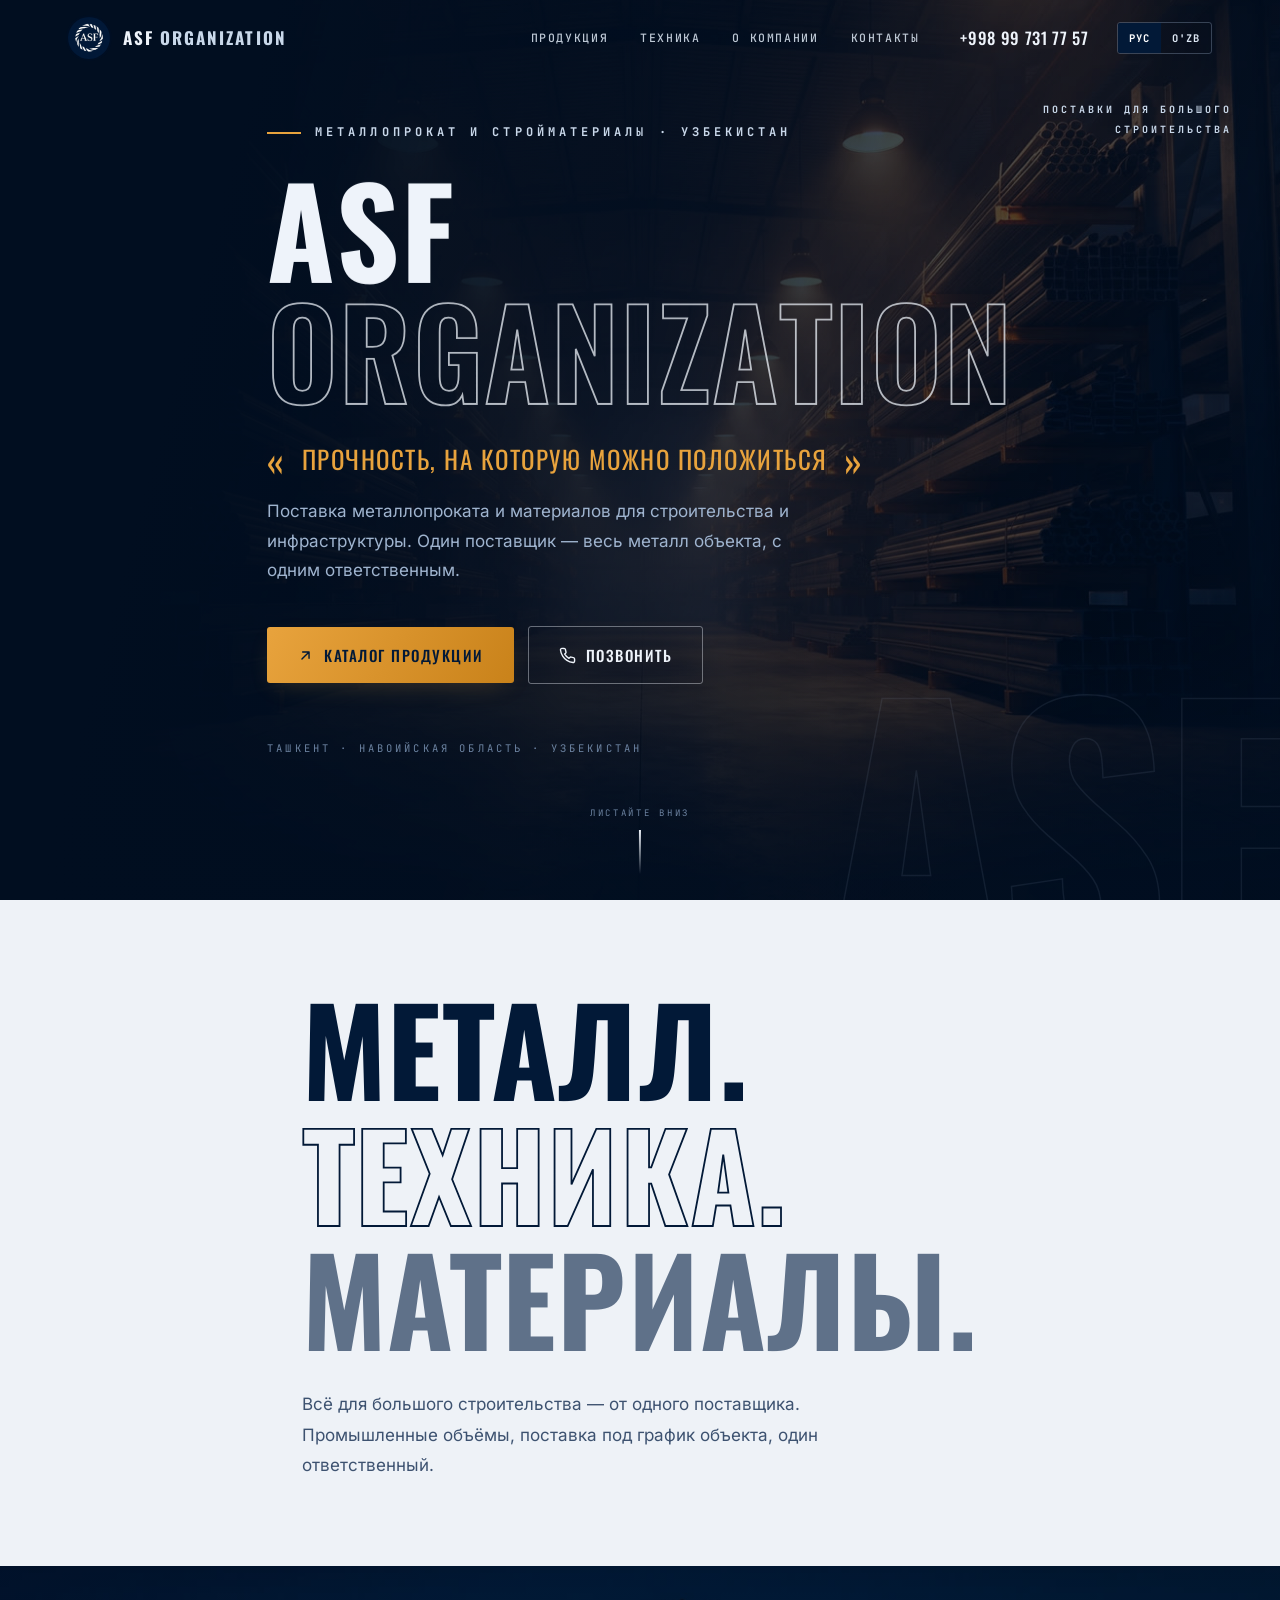
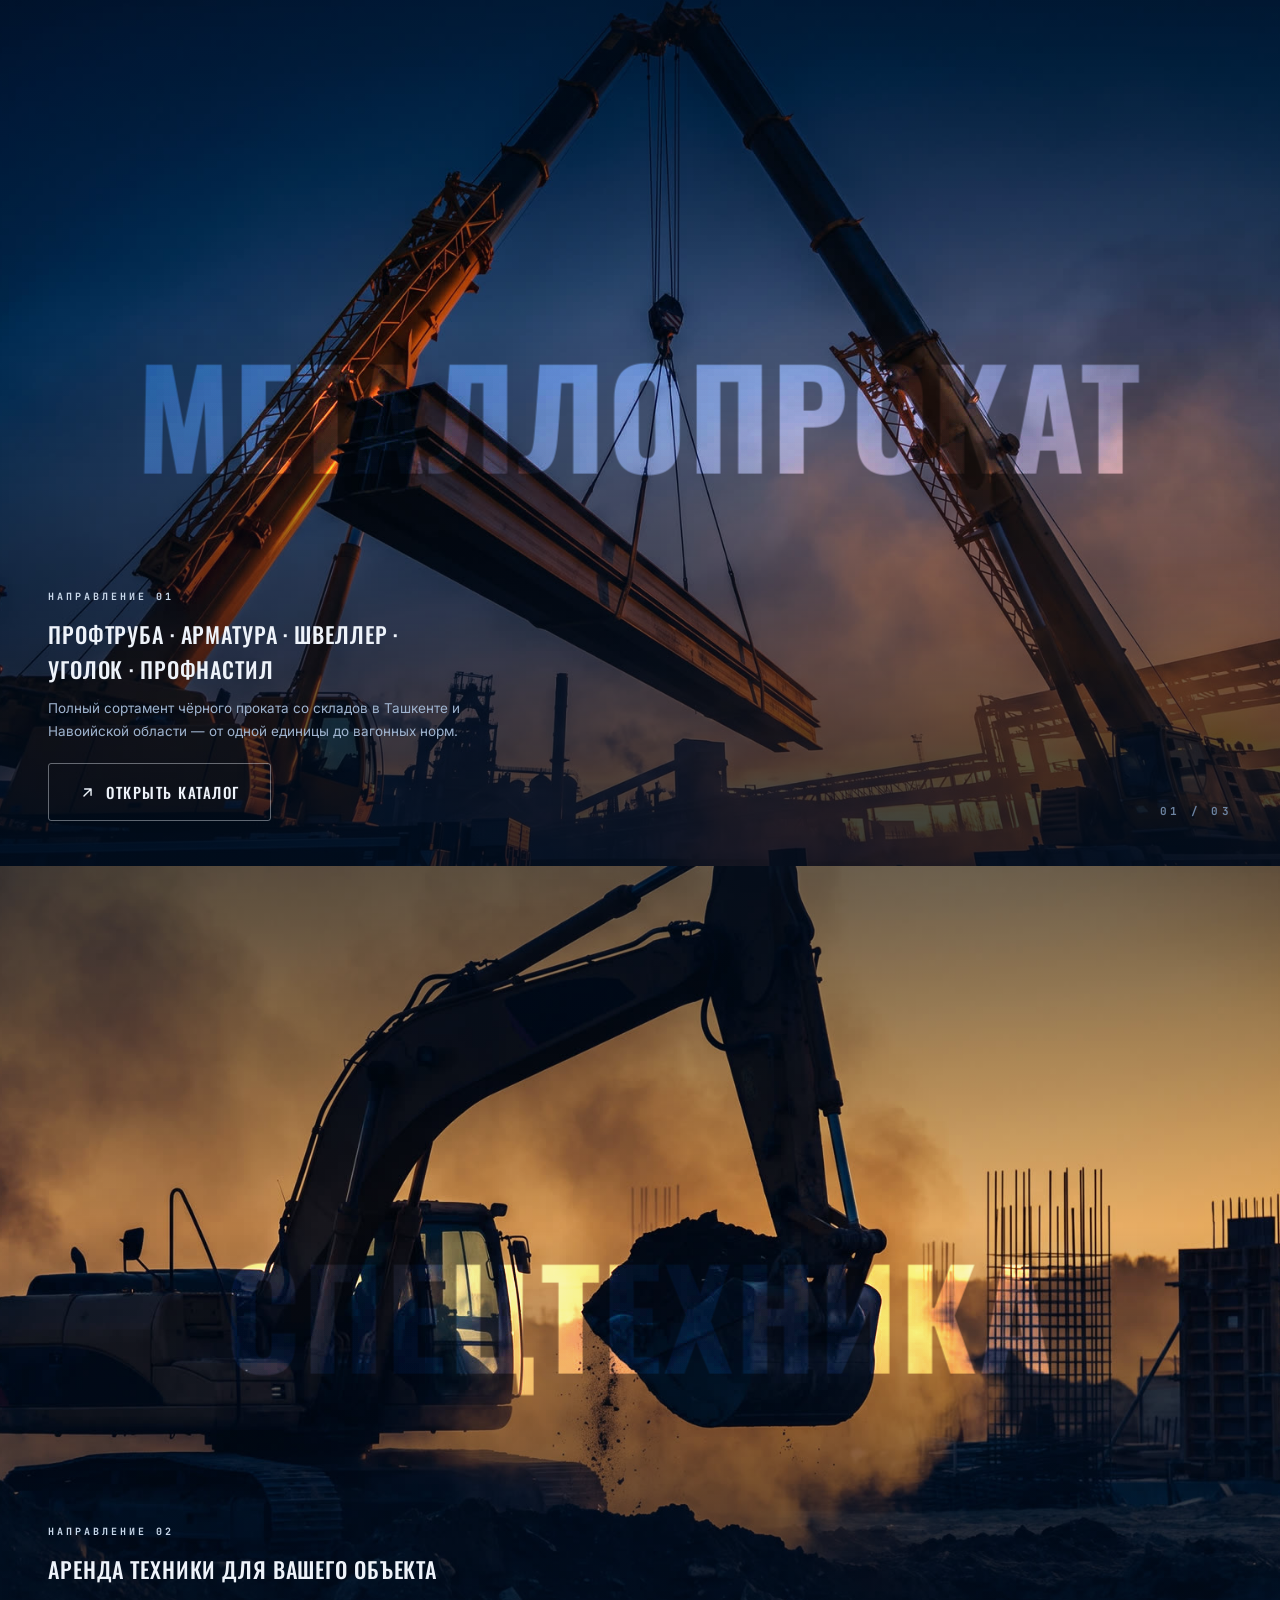
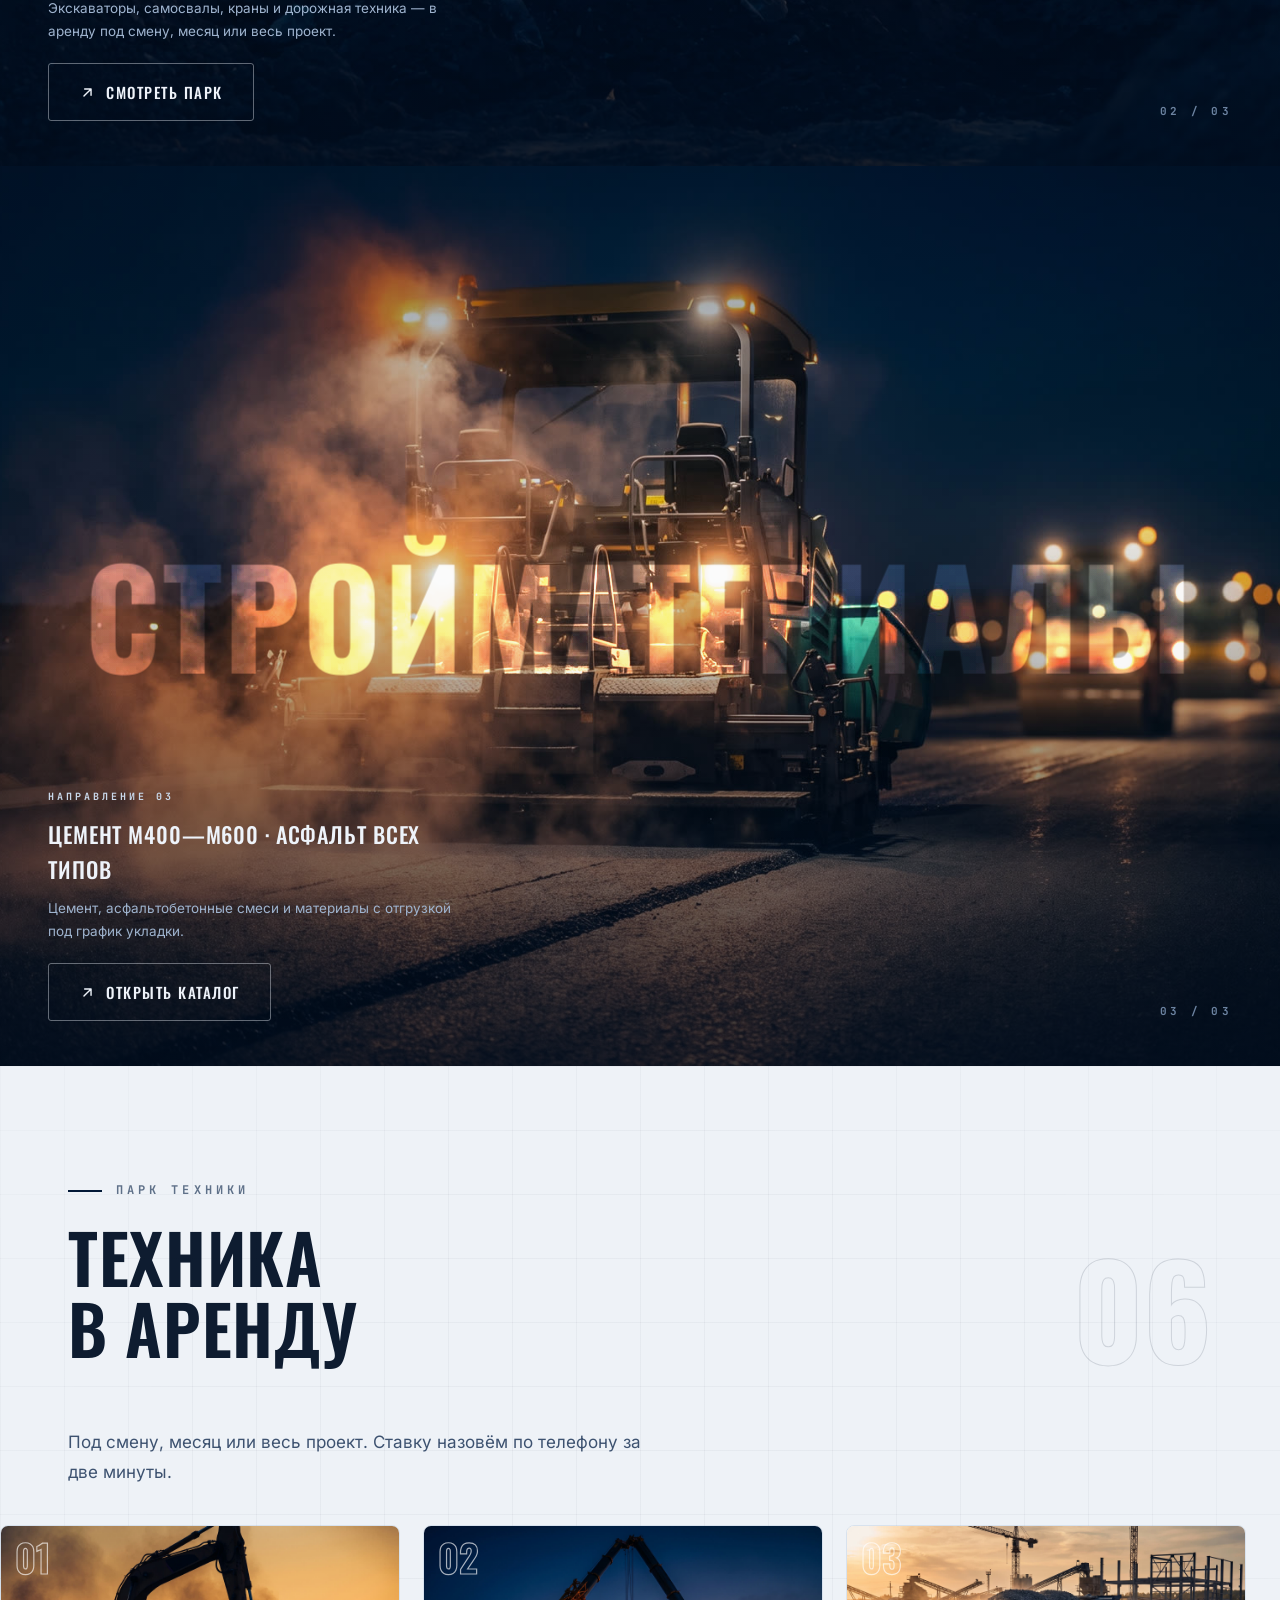
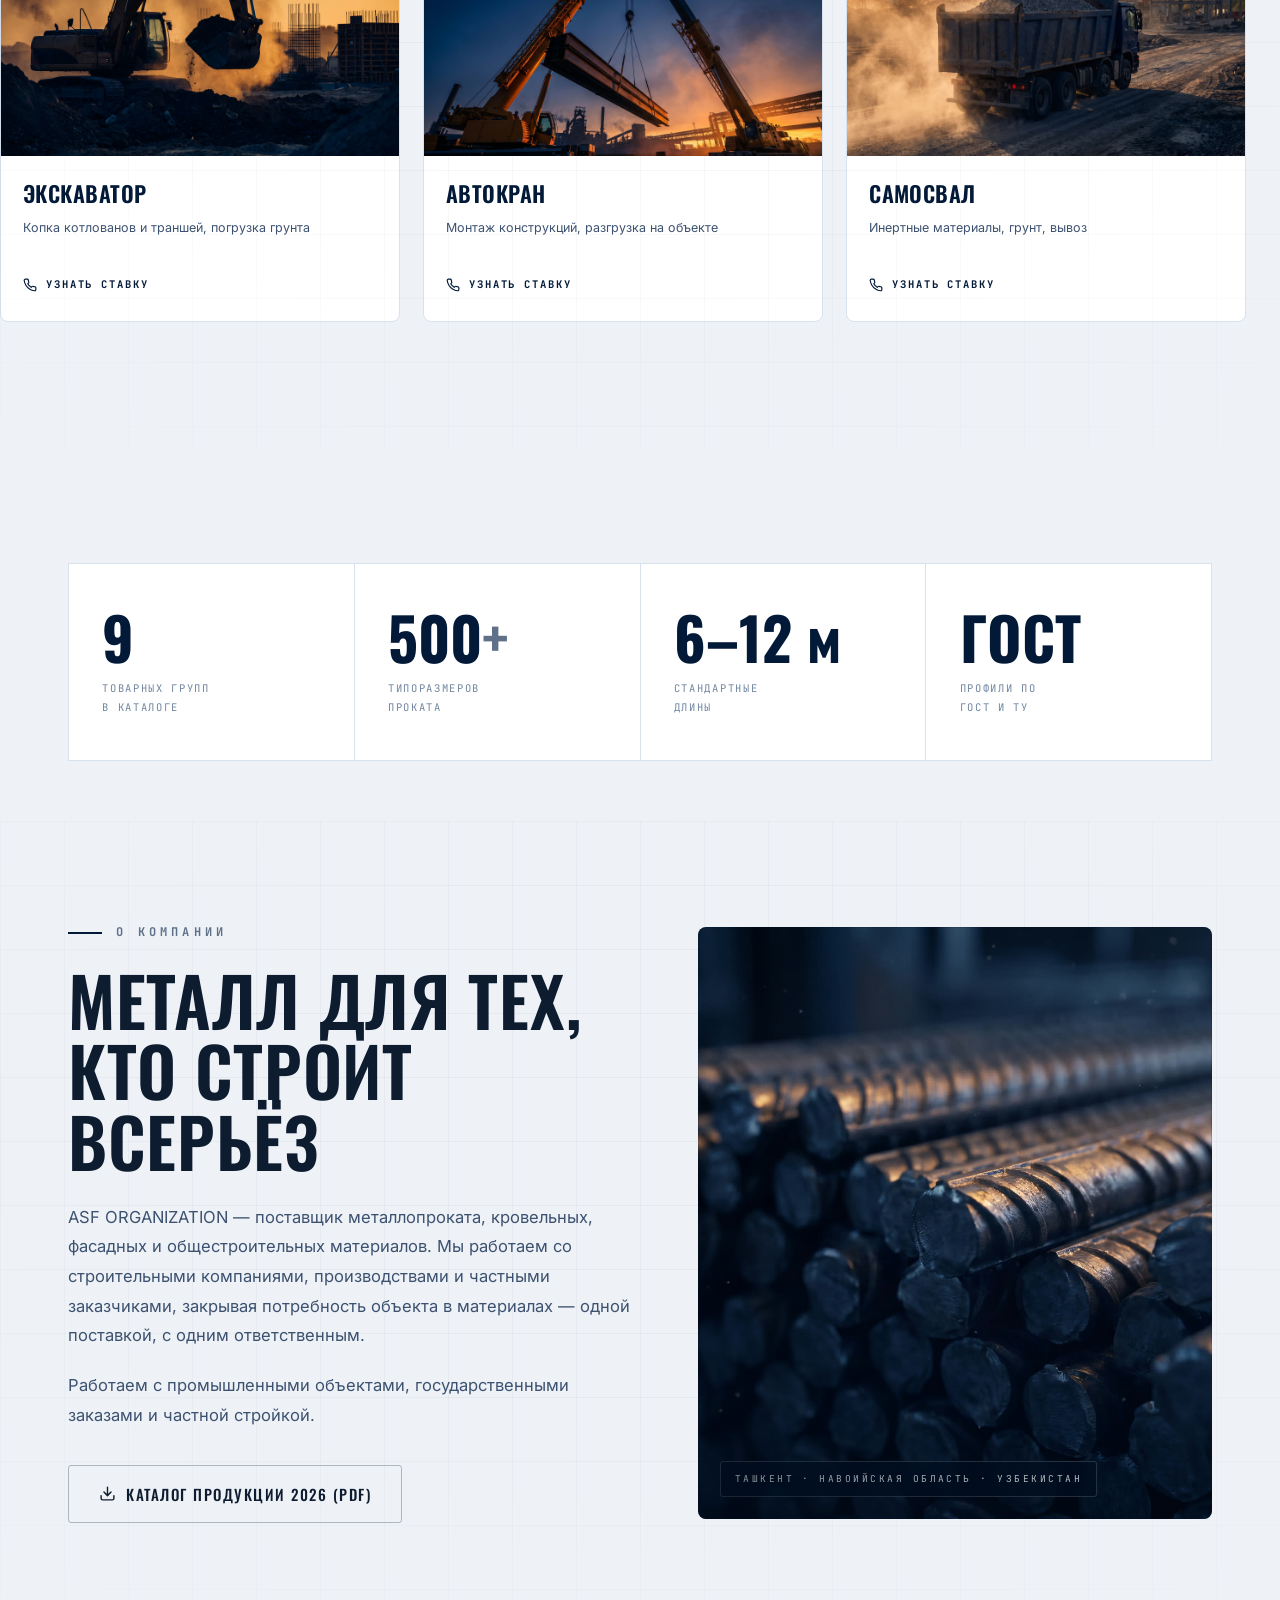
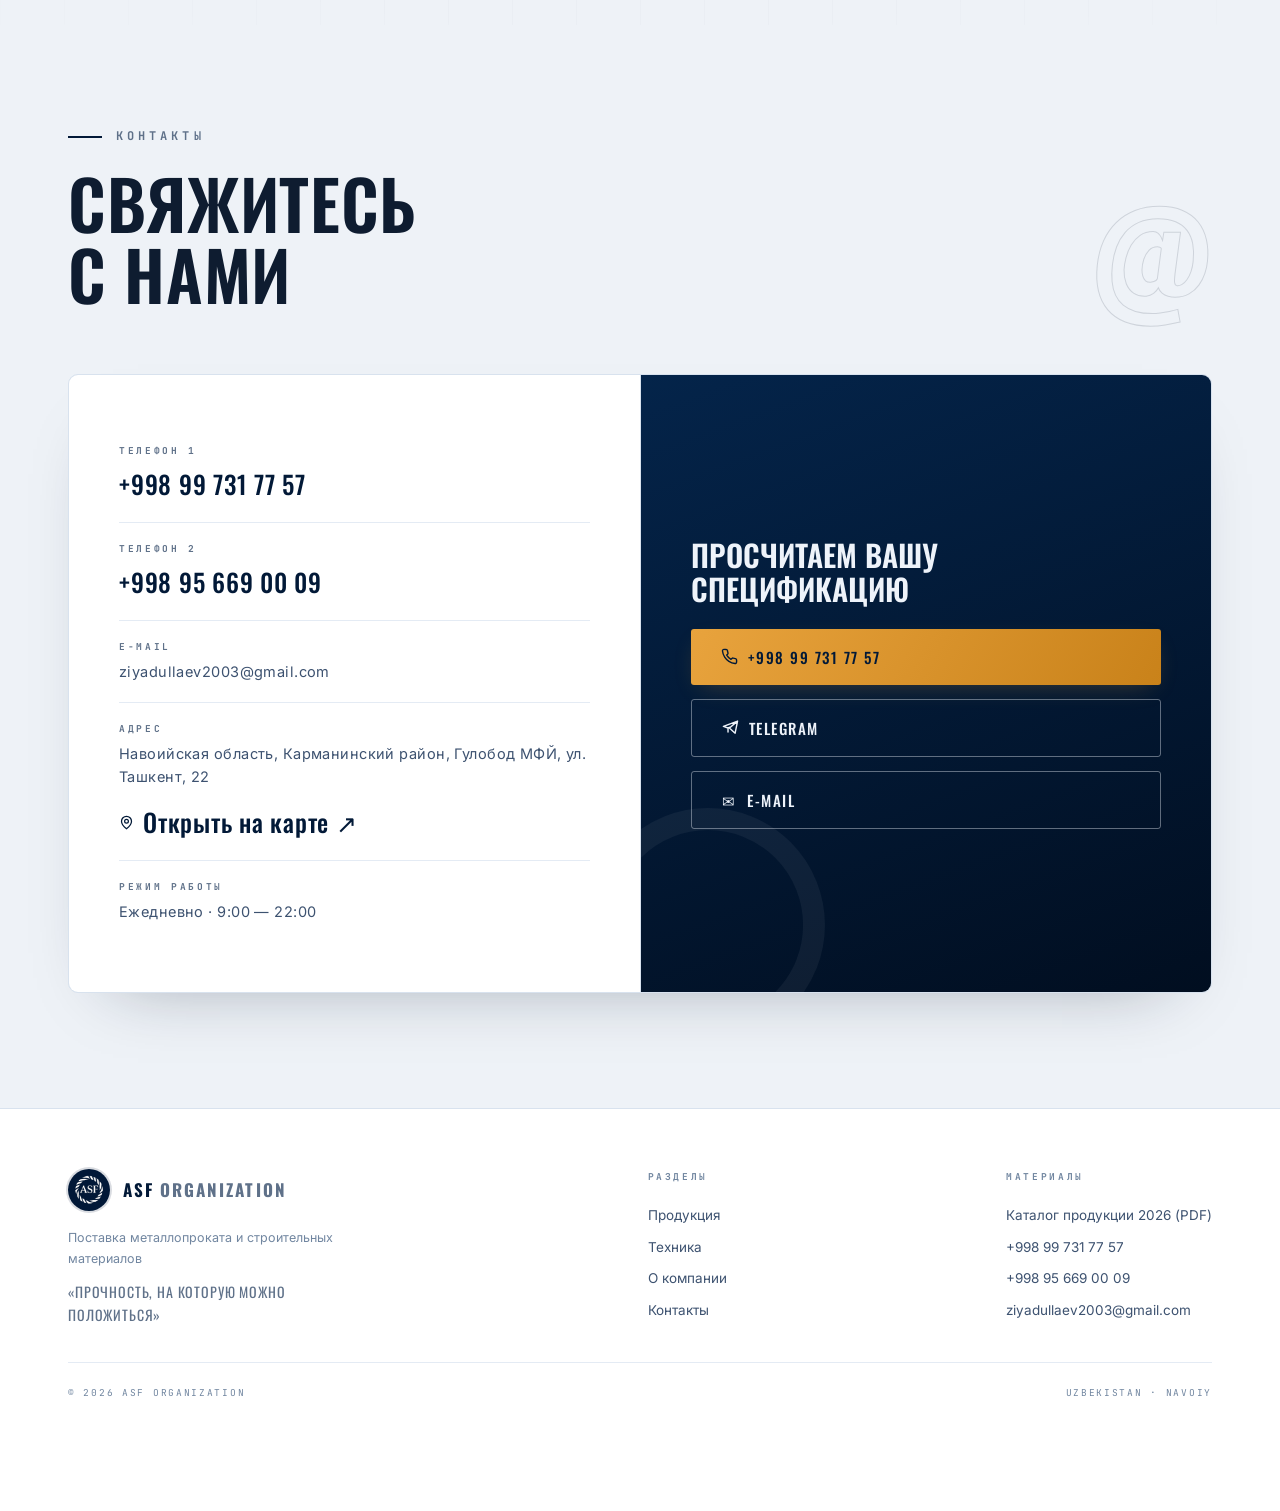
<file: index.html>
<!DOCTYPE html>
<html lang="ru">
<head>
<meta charset="UTF-8">
<meta name="viewport" content="width=device-width, initial-scale=1">
<title>ASF ORGANIZATION — металлопрокат и стройматериалы в Узбекистане</title>
<meta name="description" content="Профтруба, круглая труба, арматура, уголок, швеллер, профнастил, сэндвич-панели, цемент, асфальт. Поставка оптом и в розницу по Узбекистану. ☎ +998 99 731 77 57">
<meta property="og:title" content="ASF ORGANIZATION — металлопрокат и стройматериалы в Узбекистане">
<meta property="og:description" content="Профтруба, круглая труба, арматура, уголок, швеллер, профнастил, сэндвич-панели, цемент, асфальт. Поставка оптом и в розницу по Узбекистану. ☎ +998 99 731 77 57">
<meta property="og:image" content="assets/m1.jpg">
<meta property="og:type" content="website">
<meta name="theme-color" content="#010e20">
<link rel="icon" href="assets/asf-logo.jpg">
<link rel="stylesheet" href="fonts.css">
<link rel="stylesheet" href="site.css">
<script type="application/ld+json">{"@context":"https://schema.org","@type":"LocalBusiness","name":"ASF ORGANIZATION","description":"Профтруба, круглая труба, арматура, уголок, швеллер, профнастил, сэндвич-панели, цемент, асфальт. Поставка оптом и в розницу по Узбекистану. ☎ +998 99 731 77 57","telephone":"+998997317757","email":"ziyadullaev2003@gmail.com","address":{"@type":"PostalAddress","addressRegion":"Навоийская область","addressLocality":"Карманинский район","streetAddress":"Гулобод МФЙ, ул. Ташкент, 22","addressCountry":"UZ"},"openingHours":"Mo-Su 09:00-22:00"}</script>
</head>
<body>


<div id="intro">
  <div class="in-top mono">ASF ORGANIZATION · MMXXVI</div>
  <div class="emb">
    <svg class="emb-ring" viewBox="0 0 100 100"><circle cx="50" cy="50" r="48.5" pathLength="100"/></svg>
    <div class="emb-glow"></div>
    <div class="lg">
      <i class="s1"></i><i class="s2"></i><i class="s3"></i>
    </div>
  </div>
  <div class="in-word">ASF ORGANIZATION</div>
  <div class="in-slogan">«Прочность, на которую можно положиться»</div>
  <div class="in-bar"><i></i></div>
</div>
<div id="glow"></div>

<header>
  <div class="wrap hd-in">
    <a class="hd-logo" href="./"><img src="assets/asf-logo.jpg" alt="ASF"><b>ASF <i>ORGANIZATION</i></b></a>
    <nav>
      
      <a href="catalog/">Продукция</a>
      <a href="#fleet">Техника</a>
      <a href="#about">О компании</a>
      <a href="#contacts">Контакты</a>
    </nav>
    <a class="hd-phone" href="tel:+998997317757">+998 99 731 77 57</a>
    <div class="lang"><span>РУС</span><a href="uz/">O'ZB</a></div>
    <button id="burger" aria-label="menu"><i></i><i></i><i></i></button>
  </div>
</header>
<div id="mnav">
  
  <a href="catalog/">Продукция</a>
  <a href="#fleet">Техника</a>
  <a href="#about">О компании</a>
  <a href="#contacts">Контакты</a>
  <a href="tel:+998997317757">+998 99 731 77 57</a>
</div>

<section class="hero" id="top">
  <div class="hero-bg">
  <video class="bgv" autoplay muted loop playsinline preload="metadata" poster="assets/m1.jpg">
    <source src="assets/v-hero.mp4" type="video/mp4">
  </video></div>
  <div class="hero-grad"></div>
  <div class="hero-ghost">ASF</div>
  <div class="hero-tag hh hh1">ПОСТАВКИ ДЛЯ БОЛЬШОГО СТРОИТЕЛЬСТВА</div>
  <div class="wrap">
    <div class="kicker hh hh1">МЕТАЛЛОПРОКАТ И СТРОЙМАТЕРИАЛЫ · УЗБЕКИСТАН</div>
    <h1><span class="l1" data-split="ASF"></span><span class="l2" data-split="ORGANIZATION"></span></h1>
    <div class="hero-slogan hh hh2">Прочность, на которую можно положиться</div>
    <p class="hero-sub hh hh3">Поставка металлопроката и материалов для строительства и инфраструктуры. Один поставщик — весь металл объекта, с одним ответственным.</p>
    <div class="hero-cta hh hh4">
      <a class="btn btn-amber" href="catalog/"><svg viewBox="0 0 24 24"><path d="M7 17 17 7M8 7h9v9"/></svg>Каталог продукции</a>
      <a class="btn btn-ghost" href="tel:+998997317757"><svg viewBox="0 0 24 24"><path d="M22 16.9v3a2 2 0 0 1-2.2 2 19.8 19.8 0 0 1-8.6-3.1 19.5 19.5 0 0 1-6-6A19.8 19.8 0 0 1 2.1 4.2 2 2 0 0 1 4.1 2h3a2 2 0 0 1 2 1.7c.1 1 .4 2 .7 2.9a2 2 0 0 1-.5 2.1L8.1 10a16 16 0 0 0 6 6l1.3-1.3a2 2 0 0 1 2.1-.4c.9.3 1.9.5 2.9.7a2 2 0 0 1 1.6 2z"/></svg>Позвонить</a>
    </div>
    <div class="hero-geo hh hh5">ТАШКЕНТ · НАВОИЙСКАЯ ОБЛАСТЬ · УЗБЕКИСТАН</div>
  </div>
  <div class="scroll-cue"><span>ЛИСТАЙТЕ ВНИЗ</span><i></i></div>
</section>

<section class="mani">
  <div class="mani-bg"><img src="assets/m9.jpg" alt="" loading="lazy"></div>
  <div class="mani-in wrap">
    <div class="mani-l rv rv-d0"><span>МЕТАЛЛ.</span></div><div class="mani-l rv rv-d1"><span>ТЕХНИКА.</span></div><div class="mani-l rv rv-d2"><span>МАТЕРИАЛЫ.</span></div>
    <p class="mani-sub rv rv-d3">Всё для большого строительства — от одного поставщика. Промышленные объёмы, поставка под график объекта, один ответственный.</p>
  </div>
</section>

<section class="film" id="film1">
  
  <video class="bgv" autoplay muted loop playsinline preload="metadata" poster="assets/m4.jpg">
    <source src="assets/v-metal.mp4" type="video/mp4">
  </video>
  <div class="film-shade"></div>
  <h2 class="film-title">МЕТАЛЛО­ПРОКАТ</h2>
  <div class="film-info">
    <div class="film-k mono">НАПРАВЛЕНИЕ 01</div>
    <div class="film-s">Профтруба · арматура · швеллер · уголок · профнастил</div>
    <p>Полный сортамент чёрного проката со складов в Ташкенте и Навоийской области — от одной единицы до вагонных норм.</p>
    <a class="btn btn-ghost" href="catalog/"><svg viewBox="0 0 24 24"><path d="M7 17 17 7M8 7h9v9"/></svg>Открыть каталог</a>
  </div>
  <div class="film-num mono">01 / 03</div>
</section>
<section class="film" id="film2">
  
  <video class="bgv" autoplay muted loop playsinline preload="metadata" poster="assets/m2.jpg">
    <source src="assets/v-tech.mp4" type="video/mp4">
  </video>
  <div class="film-shade"></div>
  <h2 class="film-title">СПЕЦ­ТЕХНИКА</h2>
  <div class="film-info">
    <div class="film-k mono">НАПРАВЛЕНИЕ 02</div>
    <div class="film-s">Аренда техники для вашего объекта</div>
    <p>Экскаваторы, самосвалы, краны и дорожная техника — в аренду под смену, месяц или весь проект.</p>
    <a class="btn btn-ghost" href="#fleet"><svg viewBox="0 0 24 24"><path d="M7 17 17 7M8 7h9v9"/></svg>Смотреть парк</a>
  </div>
  <div class="film-num mono">02 / 03</div>
</section>
<section class="film" id="film3">
  
  <video class="bgv" autoplay muted loop playsinline preload="metadata" poster="assets/m3.jpg">
    <source src="assets/v-build.mp4" type="video/mp4">
  </video>
  <div class="film-shade"></div>
  <h2 class="film-title">СТРОЙ­МАТЕРИАЛЫ</h2>
  <div class="film-info">
    <div class="film-k mono">НАПРАВЛЕНИЕ 03</div>
    <div class="film-s">Цемент М400—М600 · асфальт всех типов</div>
    <p>Цемент, асфальтобетонные смеси и материалы с отгрузкой под график укладки.</p>
    <a class="btn btn-ghost" href="catalog/"><svg viewBox="0 0 24 24"><path d="M7 17 17 7M8 7h9v9"/></svg>Открыть каталог</a>
  </div>
  <div class="film-num mono">03 / 03</div>
</section>

<section class="fleetsec" id="fleet">
  <div class="grid-bg"></div>
  <div class="wrap">
    <div class="sec-head rv">
      <div><div class="kicker">ПАРК ТЕХНИКИ</div><h2 class="h2">Техника<br>в аренду</h2></div>
      <div class="sec-num">06</div>
    </div>
    <p class="hero-sub rv" style="margin-bottom:34px;max-width:600px">Под смену, месяц или весь проект. Ставку назовём по телефону за две минуты.</p>
  </div>
  <div class="fleet-row" id="fleetrow">
    
    <article class="fcard rv rv-d0">
      <div class="fc-img"><img src="assets/m2.jpg" alt="Экскаватор" loading="lazy"><div class="fc-n">01</div></div>
      <div class="fc-body">
        <h3>Экскаватор</h3>
        <p>Копка котлованов и траншей, погрузка грунта</p>
        <a class="fc-cta" href="tel:+998997317757"><svg viewBox="0 0 24 24"><path d="M22 16.9v3a2 2 0 0 1-2.2 2 19.8 19.8 0 0 1-8.6-3.1 19.5 19.5 0 0 1-6-6A19.8 19.8 0 0 1 2.1 4.2 2 2 0 0 1 4.1 2h3a2 2 0 0 1 2 1.7c.1 1 .4 2 .7 2.9a2 2 0 0 1-.5 2.1L8.1 10a16 16 0 0 0 6 6l1.3-1.3a2 2 0 0 1 2.1-.4c.9.3 1.9.5 2.9.7a2 2 0 0 1 1.6 2z"/></svg><span>Узнать ставку</span></a>
      </div>
    </article>
    <article class="fcard rv rv-d1">
      <div class="fc-img"><img src="assets/m4.jpg" alt="Автокран" loading="lazy"><div class="fc-n">02</div></div>
      <div class="fc-body">
        <h3>Автокран</h3>
        <p>Монтаж конструкций, разгрузка на объекте</p>
        <a class="fc-cta" href="tel:+998997317757"><svg viewBox="0 0 24 24"><path d="M22 16.9v3a2 2 0 0 1-2.2 2 19.8 19.8 0 0 1-8.6-3.1 19.5 19.5 0 0 1-6-6A19.8 19.8 0 0 1 2.1 4.2 2 2 0 0 1 4.1 2h3a2 2 0 0 1 2 1.7c.1 1 .4 2 .7 2.9a2 2 0 0 1-.5 2.1L8.1 10a16 16 0 0 0 6 6l1.3-1.3a2 2 0 0 1 2.1-.4c.9.3 1.9.5 2.9.7a2 2 0 0 1 1.6 2z"/></svg><span>Узнать ставку</span></a>
      </div>
    </article>
    <article class="fcard rv rv-d2">
      <div class="fc-img"><img src="assets/m5.jpg" alt="Самосвал" loading="lazy"><div class="fc-n">03</div></div>
      <div class="fc-body">
        <h3>Самосвал</h3>
        <p>Инертные материалы, грунт, вывоз</p>
        <a class="fc-cta" href="tel:+998997317757"><svg viewBox="0 0 24 24"><path d="M22 16.9v3a2 2 0 0 1-2.2 2 19.8 19.8 0 0 1-8.6-3.1 19.5 19.5 0 0 1-6-6A19.8 19.8 0 0 1 2.1 4.2 2 2 0 0 1 4.1 2h3a2 2 0 0 1 2 1.7c.1 1 .4 2 .7 2.9a2 2 0 0 1-.5 2.1L8.1 10a16 16 0 0 0 6 6l1.3-1.3a2 2 0 0 1 2.1-.4c.9.3 1.9.5 2.9.7a2 2 0 0 1 1.6 2z"/></svg><span>Узнать ставку</span></a>
      </div>
    </article>
    <article class="fcard rv rv-d0">
      <div class="fc-img"><img src="assets/m6.jpg" alt="Погрузчик" loading="lazy"><div class="fc-n">04</div></div>
      <div class="fc-body">
        <h3>Погрузчик</h3>
        <p>Погрузка сыпучих, планировка площадок</p>
        <a class="fc-cta" href="tel:+998997317757"><svg viewBox="0 0 24 24"><path d="M22 16.9v3a2 2 0 0 1-2.2 2 19.8 19.8 0 0 1-8.6-3.1 19.5 19.5 0 0 1-6-6A19.8 19.8 0 0 1 2.1 4.2 2 2 0 0 1 4.1 2h3a2 2 0 0 1 2 1.7c.1 1 .4 2 .7 2.9a2 2 0 0 1-.5 2.1L8.1 10a16 16 0 0 0 6 6l1.3-1.3a2 2 0 0 1 2.1-.4c.9.3 1.9.5 2.9.7a2 2 0 0 1 1.6 2z"/></svg><span>Узнать ставку</span></a>
      </div>
    </article>
    <article class="fcard rv rv-d1">
      <div class="fc-img"><img src="assets/m7.jpg" alt="Бульдозер" loading="lazy"><div class="fc-n">05</div></div>
      <div class="fc-body">
        <h3>Бульдозер</h3>
        <p>Планировка, срезка и перемещение грунта</p>
        <a class="fc-cta" href="tel:+998997317757"><svg viewBox="0 0 24 24"><path d="M22 16.9v3a2 2 0 0 1-2.2 2 19.8 19.8 0 0 1-8.6-3.1 19.5 19.5 0 0 1-6-6A19.8 19.8 0 0 1 2.1 4.2 2 2 0 0 1 4.1 2h3a2 2 0 0 1 2 1.7c.1 1 .4 2 .7 2.9a2 2 0 0 1-.5 2.1L8.1 10a16 16 0 0 0 6 6l1.3-1.3a2 2 0 0 1 2.1-.4c.9.3 1.9.5 2.9.7a2 2 0 0 1 1.6 2z"/></svg><span>Узнать ставку</span></a>
      </div>
    </article>
    <article class="fcard rv rv-d2">
      <div class="fc-img"><img src="assets/m8.jpg" alt="Каток" loading="lazy"><div class="fc-n">06</div></div>
      <div class="fc-body">
        <h3>Каток</h3>
        <p>Уплотнение оснований и асфальта</p>
        <a class="fc-cta" href="tel:+998997317757"><svg viewBox="0 0 24 24"><path d="M22 16.9v3a2 2 0 0 1-2.2 2 19.8 19.8 0 0 1-8.6-3.1 19.5 19.5 0 0 1-6-6A19.8 19.8 0 0 1 2.1 4.2 2 2 0 0 1 4.1 2h3a2 2 0 0 1 2 1.7c.1 1 .4 2 .7 2.9a2 2 0 0 1-.5 2.1L8.1 10a16 16 0 0 0 6 6l1.3-1.3a2 2 0 0 1 2.1-.4c.9.3 1.9.5 2.9.7a2 2 0 0 1 1.6 2z"/></svg><span>Узнать ставку</span></a>
      </div>
    </article>
  </div>
</section>

<section class="stats"><div class="wrap"><div class="stats-g">
  <div class="stat rv rv-d0">
    <div class="stat-v" data-count="9" data-suf="">0</div>
    <div class="stat-k">товарных групп<br>в каталоге</div>
  </div><div class="stat rv rv-d1">
    <div class="stat-v" data-count="500" data-suf="+">0<s>+</s></div>
    <div class="stat-k">типоразмеров<br>проката</div>
  </div><div class="stat rv rv-d2">
    <div class="stat-v" >6–12 м</div>
    <div class="stat-k">стандартные<br>длины</div>
  </div><div class="stat rv rv-d3">
    <div class="stat-v" >ГОСТ</div>
    <div class="stat-k">профили по<br>ГОСТ и ТУ</div>
  </div>
</div></div></section>

<section class="about" id="about">
  <div class="grid-bg"></div>
  <div class="wrap about-g">
    <div class="about-txt rv">
      <div class="kicker">О КОМПАНИИ</div>
      <h2 class="h2">Металл для тех,<br>кто строит всерьёз</h2>
      <p>ASF ORGANIZATION — поставщик металлопроката, кровельных, фасадных и общестроительных материалов. Мы работаем со строительными компаниями, производствами и частными заказчиками, закрывая потребность объекта в материалах — одной поставкой, с одним ответственным.</p>
      <p style="margin-top:-14px">Работаем с промышленными объектами, государственными заказами и частной стройкой.</p>
      <a class="btn btn-ghost" href="assets/ASF-Katalog-2026.pdf" download><svg viewBox="0 0 24 24"><path d="M21 15v4a2 2 0 0 1-2 2H5a2 2 0 0 1-2-2v-4M7 10l5 5 5-5M12 15V3"/></svg>Каталог продукции 2026 (PDF)</a>
    </div>
    <div class="about-img rv rv-d2"><img src="assets/m10.jpg" alt="ASF" loading="lazy"><div class="tag">ТАШКЕНТ · НАВОИЙСКАЯ ОБЛАСТЬ · УЗБЕКИСТАН</div></div>
  </div>
</section>

<section class="contacts" id="contacts">
  <div class="wrap">
    <div class="sec-head rv">
      <div><div class="kicker">КОНТАКТЫ</div><h2 class="h2">Свяжитесь<br>с нами</h2></div>
      <div class="sec-num">@</div>
    </div>
    <div class="cont-g rv">
      <div class="cont-l">
        <div class="crow"><b>ТЕЛЕФОН 1</b><a href="tel:+998997317757">+998 99 731 77 57</a></div>
        <div class="crow"><b>ТЕЛЕФОН 2</b><a href="tel:+998956690009">+998 95 669 00 09</a></div>
        <div class="crow"><b>E-MAIL</b><a class="sm" href="mailto:ziyadullaev2003@gmail.com">ziyadullaev2003@gmail.com</a></div>
        <div class="crow"><b>АДРЕС</b><span class="sm">Навоийская область, Карманинский район, Гулобод МФЙ, ул. Ташкент, 22</span>
          <a class="cont-map" href="https://maps.google.com/?q=%D0%9A%D0%B0%D1%80%D0%BC%D0%B0%D0%BD%D0%B8%D0%BD%D1%81%D0%BA%D0%B8%D0%B9%20%D1%80%D0%B0%D0%B9%D0%BE%D0%BD%2C%20%D0%93%D1%83%D0%BB%D0%BE%D0%B1%D0%BE%D0%B4%20%D0%9C%D0%A4%D0%99%2C%20%D1%83%D0%BB%D0%B8%D1%86%D0%B0%20%D0%A2%D0%B0%D1%88%D0%BA%D0%B5%D0%BD%D1%82%2022" target="_blank" rel="noopener"><svg viewBox="0 0 24 24"><path d="M20 10c0 6-8 12-8 12S4 16 4 10a8 8 0 0 1 16 0z"/><circle cx="12" cy="10" r="3"/></svg>Открыть на карте ↗</a></div>
        <div class="crow"><b>РЕЖИМ РАБОТЫ</b><span class="sm">Ежедневно · 9:00 — 22:00</span></div>
      </div>
      <div class="cont-r">
        <h3>Просчитаем вашу спецификацию</h3>
        <a class="btn btn-amber" href="tel:+998997317757"><svg viewBox="0 0 24 24"><path d="M22 16.9v3a2 2 0 0 1-2.2 2 19.8 19.8 0 0 1-8.6-3.1 19.5 19.5 0 0 1-6-6A19.8 19.8 0 0 1 2.1 4.2 2 2 0 0 1 4.1 2h3a2 2 0 0 1 2 1.7c.1 1 .4 2 .7 2.9a2 2 0 0 1-.5 2.1L8.1 10a16 16 0 0 0 6 6l1.3-1.3a2 2 0 0 1 2.1-.4c.9.3 1.9.5 2.9.7a2 2 0 0 1 1.6 2z"/></svg>+998 99 731 77 57</a>
        <a class="btn btn-ghost" href="https://t.me/+998997317757" target="_blank" rel="noopener"><svg viewBox="0 0 24 24"><path d="M22 3 2 10.5l6.5 2.2M22 3l-3.5 17-8-7.3M22 3 10.5 12.7m-2 5.8v-6l2-.8"/></svg>Telegram</a>
        <a class="btn btn-ghost" href="mailto:ziyadullaev2003@gmail.com">✉&nbsp;&nbsp;E-mail</a>
      </div>
    </div>
  </div>
</section>

<footer>
  <div class="wrap">
    <div class="ft-g">
      <div class="ft-brand">
        <a class="hd-logo" href="./"><img src="assets/asf-logo.jpg" alt="ASF"><b>ASF <i>ORGANIZATION</i></b></a>
        <p>Поставка металлопроката и строительных материалов</p>
        <div class="ft-slogan">«Прочность, на которую можно положиться»</div>
      </div>
      <div class="ft-col"><b>Разделы</b>
        <a href="catalog/">Продукция</a>
        <a href="#fleet">Техника</a>
        <a href="#about">О компании</a>
        <a href="#contacts">Контакты</a>
      </div>
      <div class="ft-col"><b>Материалы</b>
        <a href="assets/ASF-Katalog-2026.pdf" download>Каталог продукции 2026 (PDF)</a>
        <a href="tel:+998997317757">+998 99 731 77 57</a>
        <a href="tel:+998956690009">+998 95 669 00 09</a>
        <a href="mailto:ziyadullaev2003@gmail.com">ziyadullaev2003@gmail.com</a>
      </div>
    </div>
    <div class="ft-bot"><span>© 2026 ASF ORGANIZATION</span><span>UZBEKISTAN · NAVOIY</span></div>
  </div>
</footer>
<div class="mob-bar">
  <a class="mob-call" href="tel:+998997317757"><svg viewBox="0 0 24 24"><path d="M22 16.9v3a2 2 0 0 1-2.2 2 19.8 19.8 0 0 1-8.6-3.1 19.5 19.5 0 0 1-6-6A19.8 19.8 0 0 1 2.1 4.2 2 2 0 0 1 4.1 2h3a2 2 0 0 1 2 1.7c.1 1 .4 2 .7 2.9a2 2 0 0 1-.5 2.1L8.1 10a16 16 0 0 0 6 6l1.3-1.3a2 2 0 0 1 2.1-.4c.9.3 1.9.5 2.9.7a2 2 0 0 1 1.6 2z"/></svg>Позвонить</a>
  <a class="mob-tg" href="https://t.me/+998997317757" target="_blank" rel="noopener"><svg viewBox="0 0 24 24"><path d="M22 3 2 10.5l6.5 2.2M22 3l-3.5 17-8-7.3M22 3 10.5 12.7m-2 5.8v-6l2-.8"/></svg>Telegram</a>
</div>
<script src="app.js"></script>
</body>
</html>
</file>
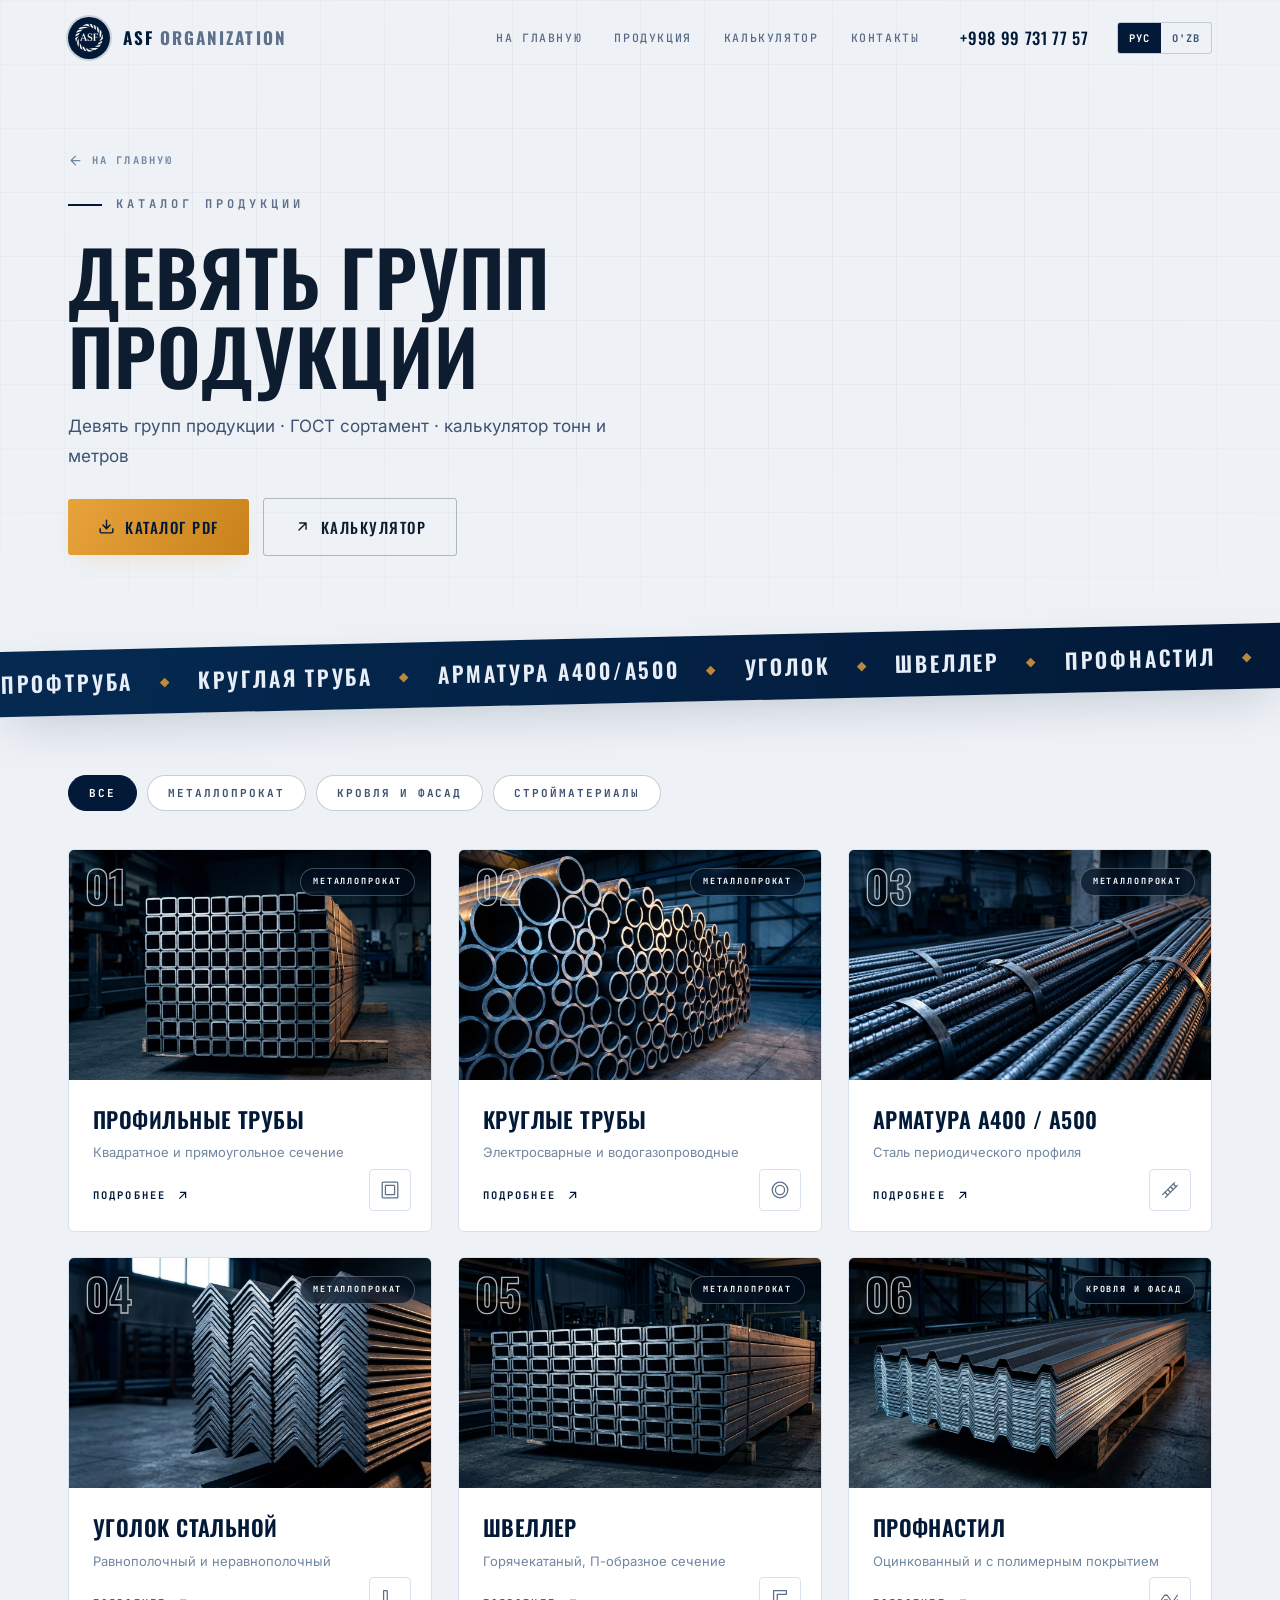
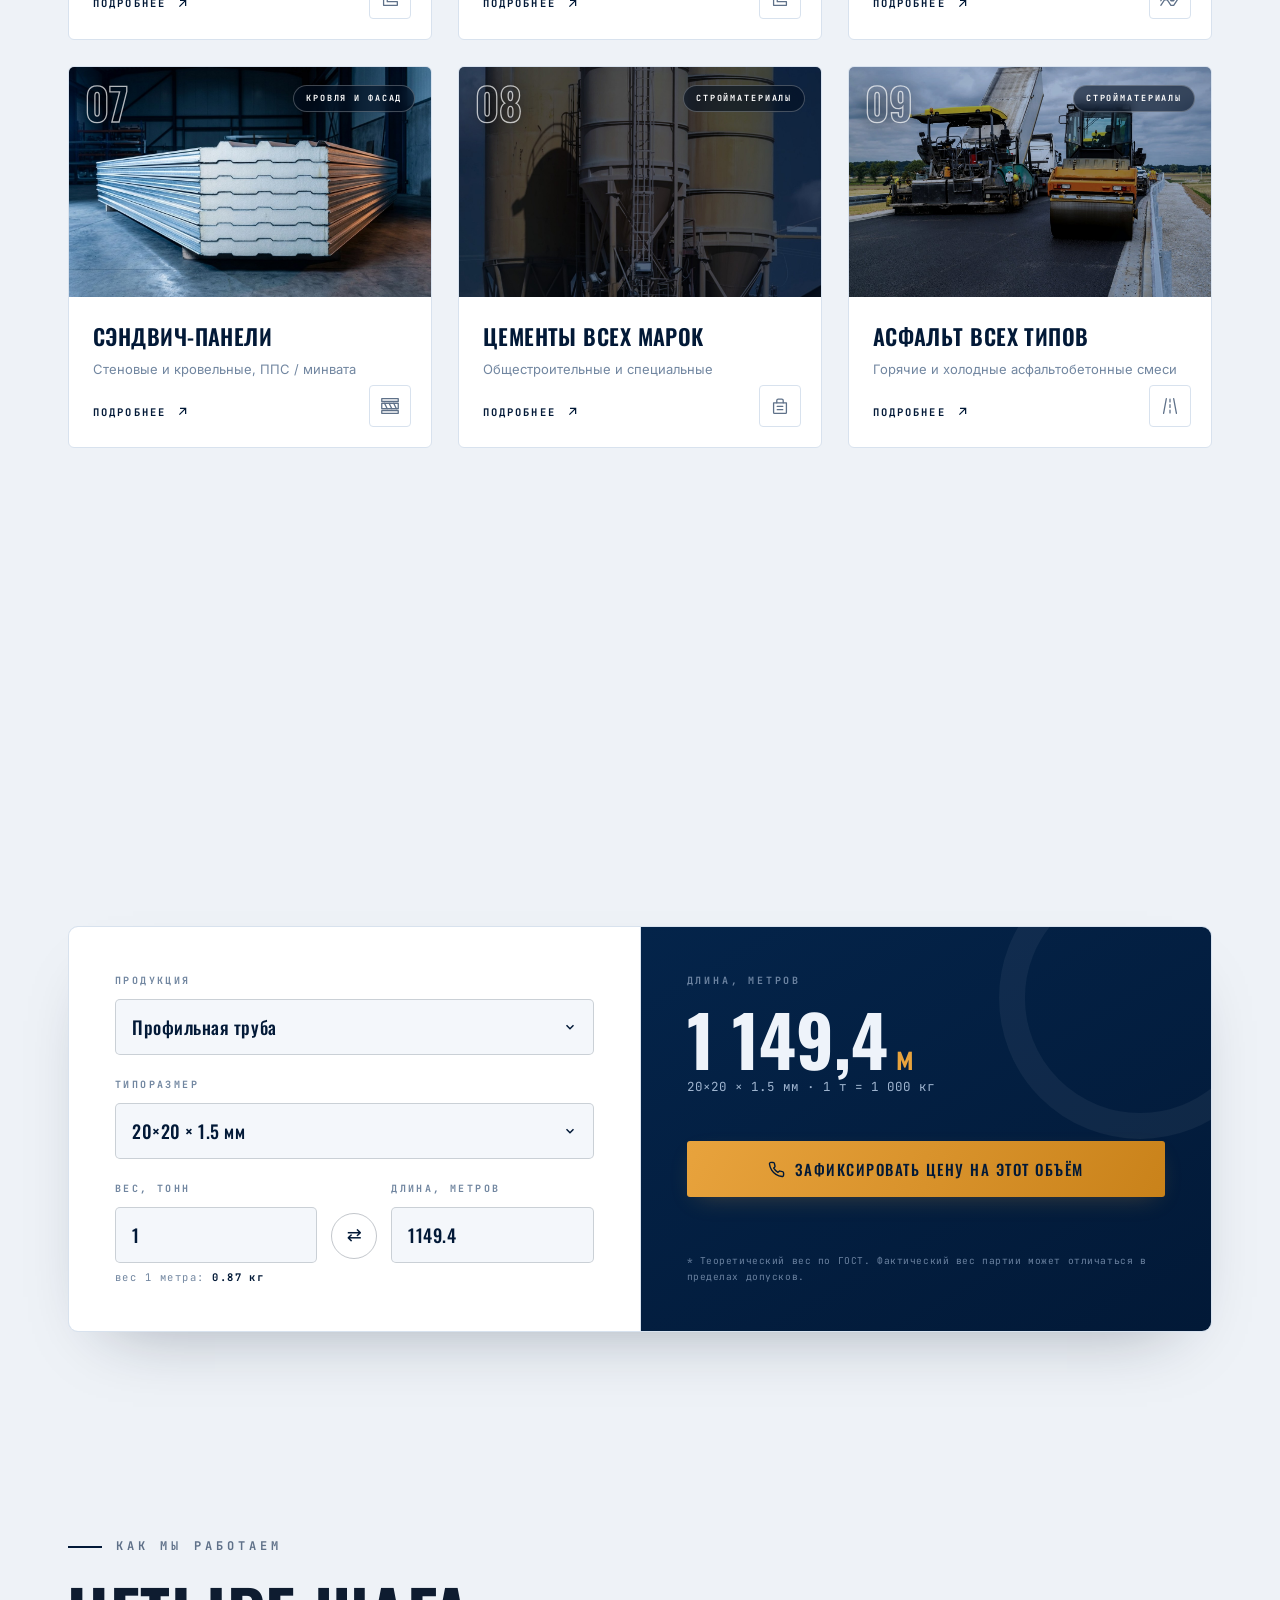
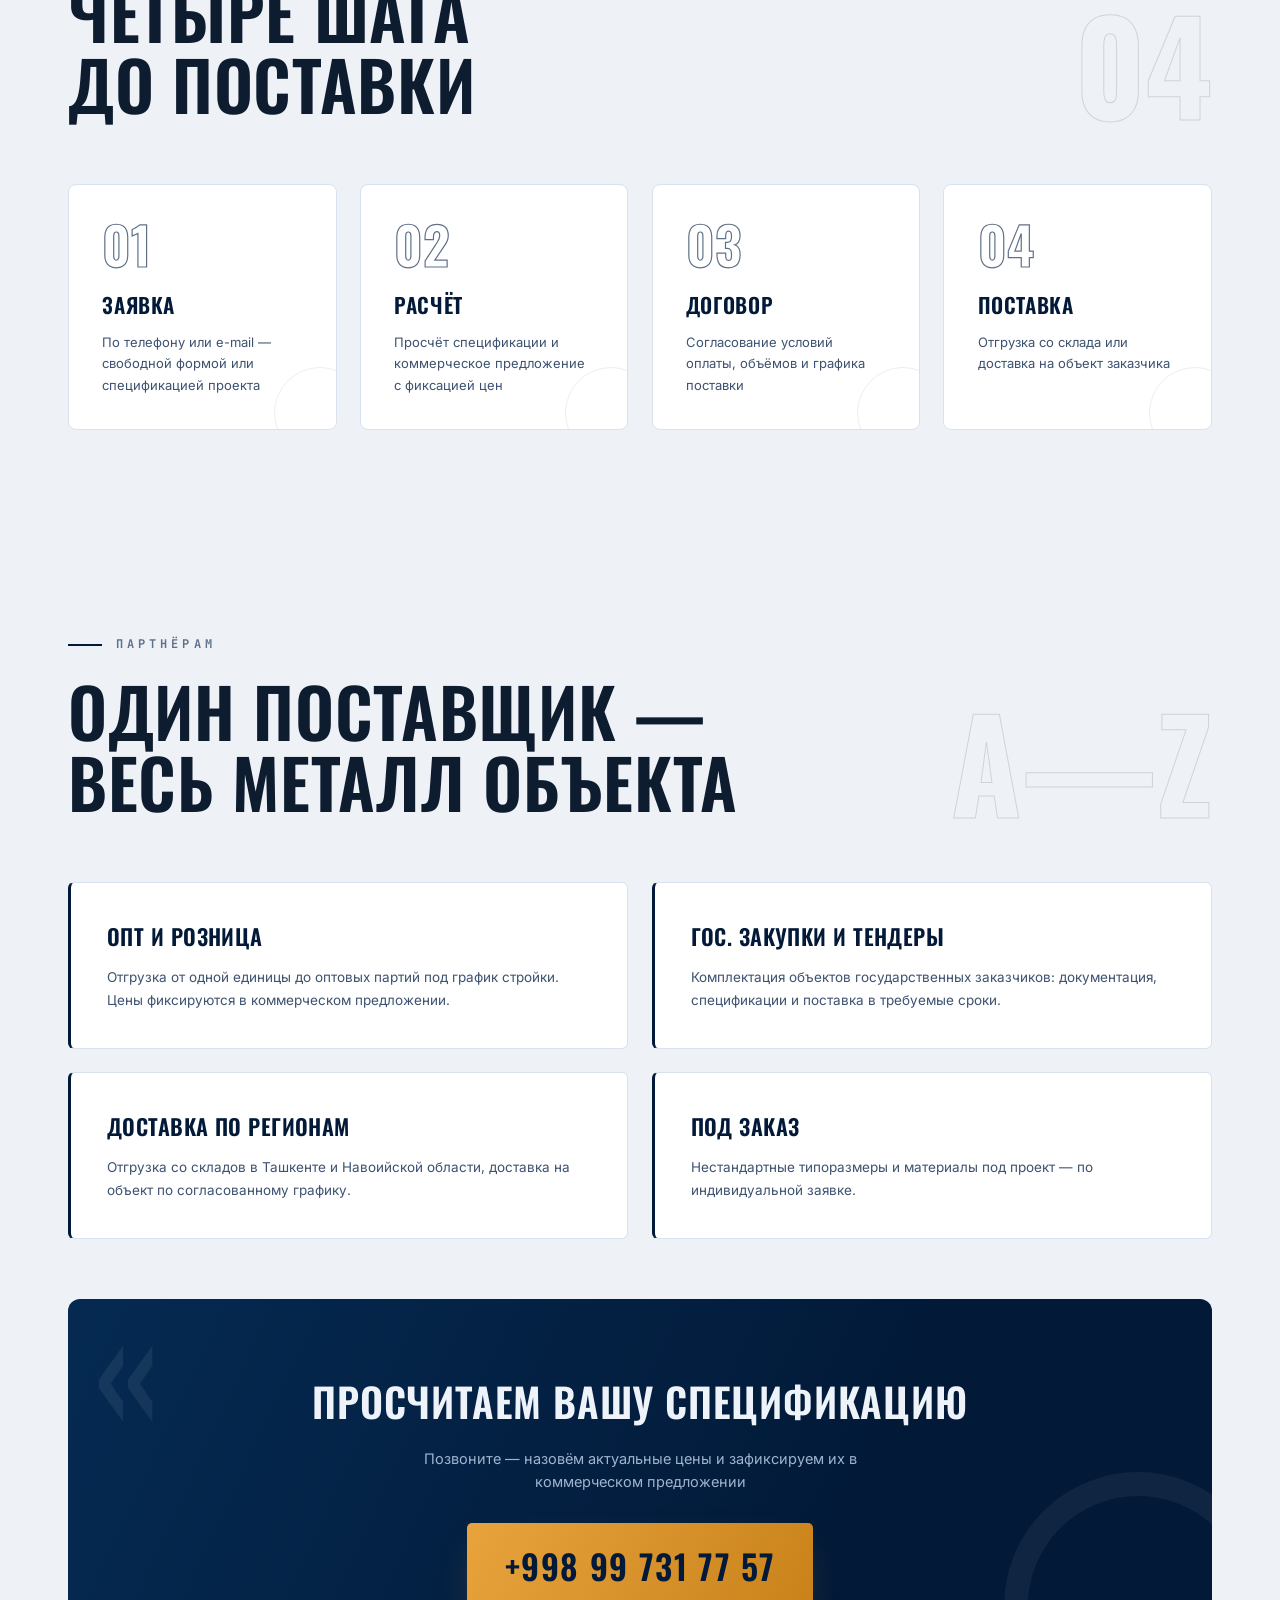
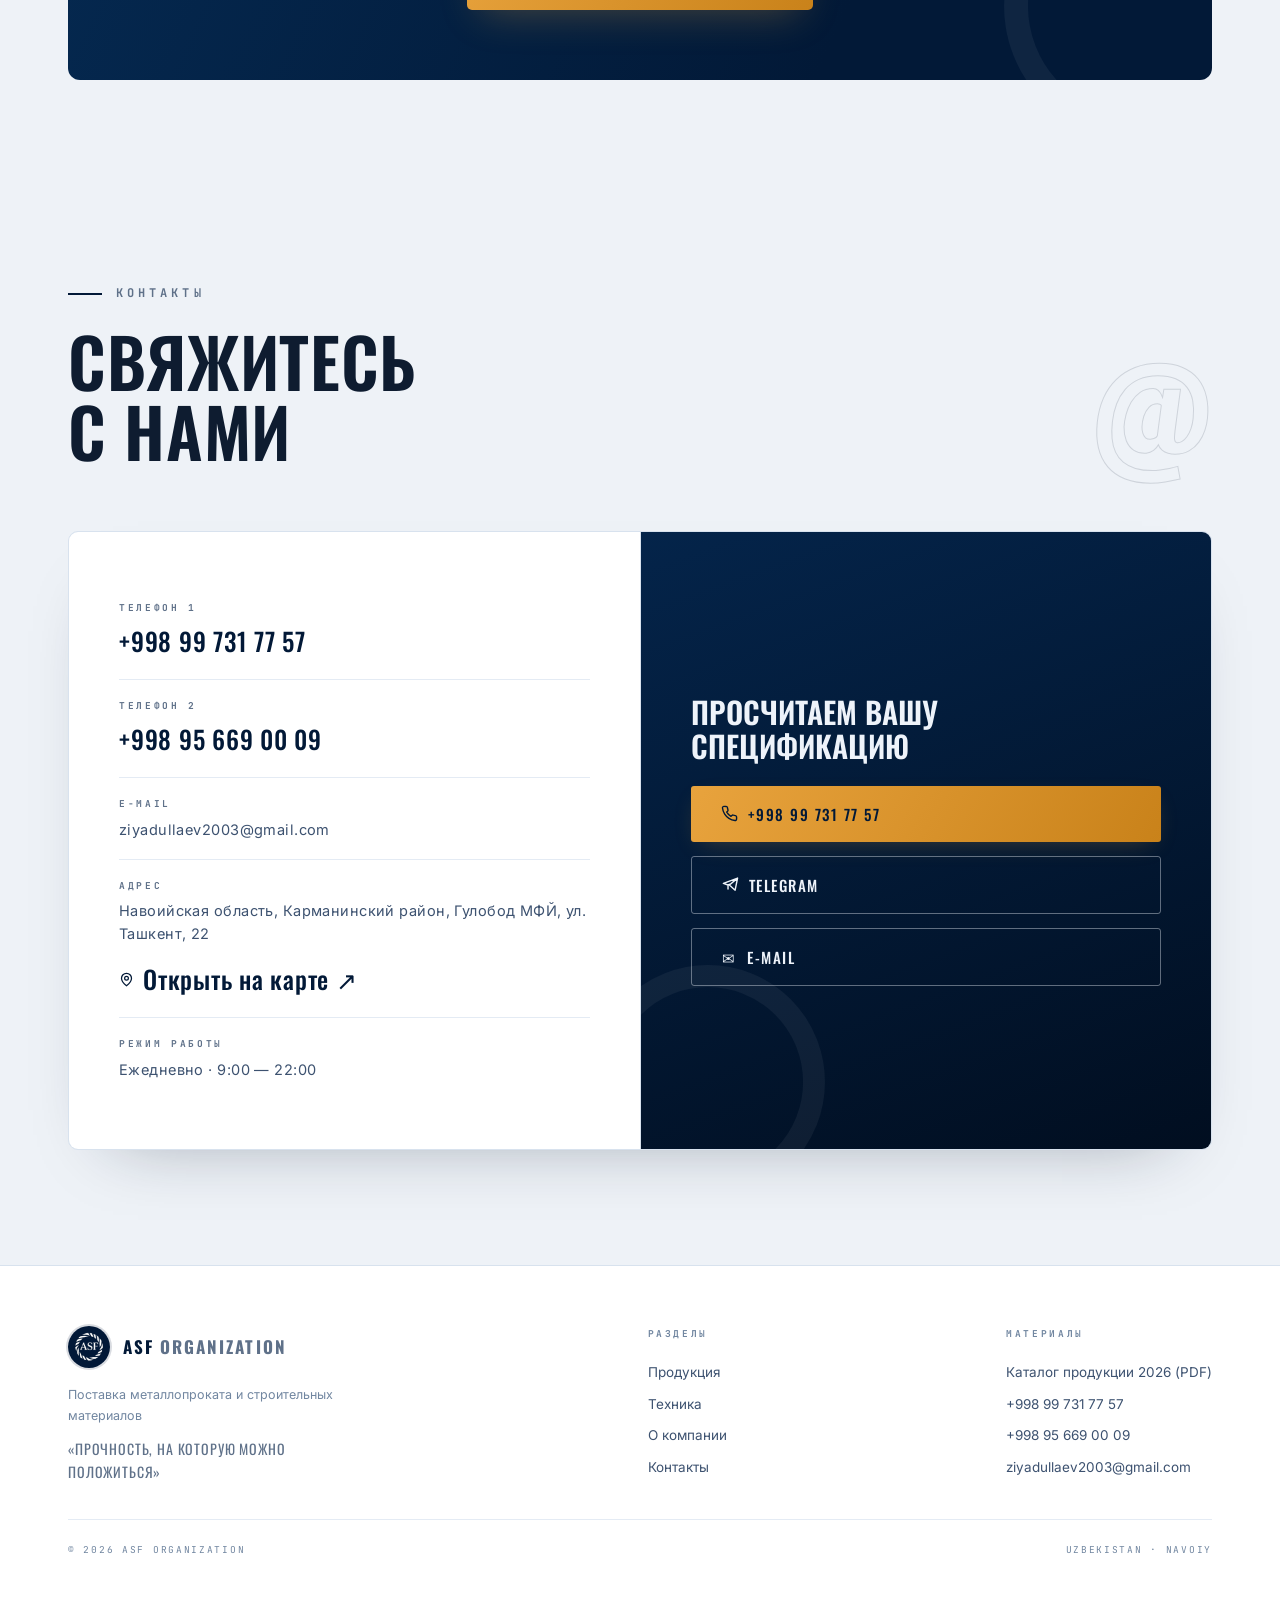
<file: catalog/index.html>
<!DOCTYPE html>
<html lang="ru">
<head>
<meta charset="UTF-8">
<meta name="viewport" content="width=device-width, initial-scale=1">
<title>Каталог продукции — ASF ORGANIZATION</title>
<meta name="description" content="Профтруба, круглая труба, арматура, уголок, швеллер, профнастил, сэндвич-панели, цемент, асфальт. Поставка оптом и в розницу по Узбекистану. ☎ +998 99 731 77 57">
<meta property="og:title" content="Каталог продукции — ASF ORGANIZATION">
<meta property="og:description" content="Профтруба, круглая труба, арматура, уголок, швеллер, профнастил, сэндвич-панели, цемент, асфальт. Поставка оптом и в розницу по Узбекистану. ☎ +998 99 731 77 57">
<meta property="og:image" content="../assets/m1.jpg">
<meta property="og:type" content="website">
<meta name="theme-color" content="#010e20">
<link rel="icon" href="../assets/asf-logo.jpg">
<link rel="stylesheet" href="../fonts.css">
<link rel="stylesheet" href="../site.css">

</head>
<body>

<div id="glow"></div>

<header>
  <div class="wrap hd-in">
    <a class="hd-logo" href="../"><img src="../assets/asf-logo.jpg" alt="ASF"><b>ASF <i>ORGANIZATION</i></b></a>
    <nav>
      
      <a href="../">На главную</a>
      <a href="#products">Продукция</a>
      <a href="#calc">Калькулятор</a>
      <a href="#contacts">Контакты</a>
    </nav>
    <a class="hd-phone" href="tel:+998997317757">+998 99 731 77 57</a>
    <div class="lang"><span>РУС</span><a href="../uz/catalog/">O'ZB</a></div>
    <button id="burger" aria-label="menu"><i></i><i></i><i></i></button>
  </div>
</header>
<div id="mnav">
  
  <a href="../">На главную</a>
  <a href="#products">Продукция</a>
  <a href="#calc">Калькулятор</a>
  <a href="#contacts">Контакты</a>
  <a href="tel:+998997317757">+998 99 731 77 57</a>
</div>

<section class="cat-hero">
  <div class="grid-bg"></div>
  <div class="wrap">
    <a class="cat-back mono" href="../"><svg viewBox="0 0 24 24"><path d="M19 12H5M12 19l-7-7 7-7"/></svg>На главную</a>
    <div class="kicker">КАТАЛОГ ПРОДУКЦИИ</div>
    <h1 class="h2 cat-h1">Девять групп<br>продукции</h1>
    <p class="hero-sub" style="margin:18px 0 26px">Девять групп продукции · ГОСТ сортамент · калькулятор тонн и метров</p>
    <div class="hero-cta">
      <a class="btn btn-amber" href="../assets/ASF-Katalog-2026.pdf" download><svg viewBox="0 0 24 24"><path d="M21 15v4a2 2 0 0 1-2 2H5a2 2 0 0 1-2-2v-4M7 10l5 5 5-5M12 15V3"/></svg>Каталог PDF</a>
      <a class="btn btn-ghost" href="#calc"><svg viewBox="0 0 24 24"><path d="M7 17 17 7M8 7h9v9"/></svg>Калькулятор</a>
    </div>
  </div>
</section>
<div class="marq" aria-hidden="true"><div class="marq-in"><b>ПРОФТРУБА</b><b>КРУГЛАЯ ТРУБА</b><b>АРМАТУРА А400/А500</b><b>УГОЛОК</b><b>ШВЕЛЛЕР</b><b>ПРОФНАСТИЛ</b><b>СЭНДВИЧ-ПАНЕЛИ</b><b>ЦЕМЕНТ М400—М600</b><b>АСФАЛЬТ</b><b>ПРОФТРУБА</b><b>КРУГЛАЯ ТРУБА</b><b>АРМАТУРА А400/А500</b><b>УГОЛОК</b><b>ШВЕЛЛЕР</b><b>ПРОФНАСТИЛ</b><b>СЭНДВИЧ-ПАНЕЛИ</b><b>ЦЕМЕНТ М400—М600</b><b>АСФАЛЬТ</b></div></div>

<section class="products" id="products">
  <div class="wrap">
    <div class="filters rv">
      <button class="act" data-f="all">Все</button>
      <button data-f="metal">МЕТАЛЛОПРОКАТ</button><button data-f="roof">КРОВЛЯ И ФАСАД</button><button data-f="build">СТРОЙМАТЕРИАЛЫ</button>
    </div>
    <div class="pgrid">
  <article class="pcard rv rv-d0" data-p="01" data-cat="metal">
    <div class="pc-img"><img src="../assets/p1.jpg" alt="Профильные трубы" loading="lazy"><div class="pc-n">01</div><div class="pc-cat">МЕТАЛЛОПРОКАТ</div></div>
    <div class="pc-body">
      <h3 class="pc-t">Профильные трубы</h3>
      <div class="pc-s">Квадратное и прямоугольное сечение</div>
      <span class="pc-more">Подробнее <svg viewBox="0 0 24 24"><path d="M7 17 17 7M8 7h9v9"/></svg></span>
      <div class="pc-ico"><svg viewBox="0 0 24 24"><rect x="3.5" y="3.5" width="17" height="17" rx="1"/><rect x="7" y="7" width="10" height="10" rx="0.5"/></svg></div>
    </div>
  </article>
  <article class="pcard rv rv-d1" data-p="02" data-cat="metal">
    <div class="pc-img"><img src="../assets/p2.jpg" alt="Круглые трубы" loading="lazy"><div class="pc-n">02</div><div class="pc-cat">МЕТАЛЛОПРОКАТ</div></div>
    <div class="pc-body">
      <h3 class="pc-t">Круглые трубы</h3>
      <div class="pc-s">Электросварные и водогазопроводные</div>
      <span class="pc-more">Подробнее <svg viewBox="0 0 24 24"><path d="M7 17 17 7M8 7h9v9"/></svg></span>
      <div class="pc-ico"><svg viewBox="0 0 24 24"><circle cx="12" cy="12" r="8.5"/><circle cx="12" cy="12" r="5"/></svg></div>
    </div>
  </article>
  <article class="pcard rv rv-d2" data-p="03" data-cat="metal">
    <div class="pc-img"><img src="../assets/p3.jpg" alt="Арматура А400 / А500" loading="lazy"><div class="pc-n">03</div><div class="pc-cat">МЕТАЛЛОПРОКАТ</div></div>
    <div class="pc-body">
      <h3 class="pc-t">Арматура А400 / А500</h3>
      <div class="pc-s">Сталь периодического профиля</div>
      <span class="pc-more">Подробнее <svg viewBox="0 0 24 24"><path d="M7 17 17 7M8 7h9v9"/></svg></span>
      <div class="pc-ico"><svg viewBox="0 0 24 24"><path d="M4 17 L17 4"/><path d="M7 20 L20 7"/><path d="M6.5 14.5l3 3M9.5 11.5l3 3M12.5 8.5l3 3M15.5 5.5l3 3"/></svg></div>
    </div>
  </article>
  <article class="pcard rv rv-d0" data-p="04" data-cat="metal">
    <div class="pc-img"><img src="../assets/p4.jpg" alt="Уголок стальной" loading="lazy"><div class="pc-n">04</div><div class="pc-cat">МЕТАЛЛОПРОКАТ</div></div>
    <div class="pc-body">
      <h3 class="pc-t">Уголок стальной</h3>
      <div class="pc-s">Равнополочный и неравнополочный</div>
      <span class="pc-more">Подробнее <svg viewBox="0 0 24 24"><path d="M7 17 17 7M8 7h9v9"/></svg></span>
      <div class="pc-ico"><svg viewBox="0 0 24 24"><path d="M5 4v16h15M9 4v12h11M5 4h4M20 16v4"/></svg></div>
    </div>
  </article>
  <article class="pcard rv rv-d1" data-p="05" data-cat="metal">
    <div class="pc-img"><img src="../assets/p5.jpg" alt="Швеллер" loading="lazy"><div class="pc-n">05</div><div class="pc-cat">МЕТАЛЛОПРОКАТ</div></div>
    <div class="pc-body">
      <h3 class="pc-t">Швеллер</h3>
      <div class="pc-s">Горячекатаный, П-образное сечение</div>
      <span class="pc-more">Подробнее <svg viewBox="0 0 24 24"><path d="M7 17 17 7M8 7h9v9"/></svg></span>
      <div class="pc-ico"><svg viewBox="0 0 24 24"><path d="M19 4H5v16h14M19 4v4h-10v8h10v4"/></svg></div>
    </div>
  </article>
  <article class="pcard rv rv-d2" data-p="06" data-cat="roof">
    <div class="pc-img"><img src="../assets/p6.jpg" alt="Профнастил" loading="lazy"><div class="pc-n">06</div><div class="pc-cat">КРОВЛЯ И ФАСАД</div></div>
    <div class="pc-body">
      <h3 class="pc-t">Профнастил</h3>
      <div class="pc-s">Оцинкованный и с полимерным покрытием</div>
      <span class="pc-more">Подробнее <svg viewBox="0 0 24 24"><path d="M7 17 17 7M8 7h9v9"/></svg></span>
      <div class="pc-ico"><svg viewBox="0 0 24 24"><path d="M2 15l4-6 3 0 4 6 3 0 4-6"/><path d="M2 20l4-6 3 0 4 6 3 0 4-6"/></svg></div>
    </div>
  </article>
  <article class="pcard rv rv-d0" data-p="07" data-cat="roof">
    <div class="pc-img"><img src="../assets/p7.jpg" alt="Сэндвич-панели" loading="lazy"><div class="pc-n">07</div><div class="pc-cat">КРОВЛЯ И ФАСАД</div></div>
    <div class="pc-body">
      <h3 class="pc-t">Сэндвич-панели</h3>
      <div class="pc-s">Стеновые и кровельные, ППС / минвата</div>
      <span class="pc-more">Подробнее <svg viewBox="0 0 24 24"><path d="M7 17 17 7M8 7h9v9"/></svg></span>
      <div class="pc-ico"><svg viewBox="0 0 24 24"><rect x="3" y="4" width="18" height="3"/><rect x="3" y="9" width="18" height="6"/><rect x="3" y="17" width="18" height="3"/><path d="M6 9l3 6M11 9l3 6M16 9l3 6"/></svg></div>
    </div>
  </article>
  <article class="pcard rv rv-d1" data-p="08" data-cat="build">
    <div class="pc-img"><img src="../assets/p9.jpg" alt="Цементы всех марок" loading="lazy"><div class="pc-n">08</div><div class="pc-cat">СТРОЙМАТЕРИАЛЫ</div></div>
    <div class="pc-body">
      <h3 class="pc-t">Цементы всех марок</h3>
      <div class="pc-s">Общестроительные и специальные</div>
      <span class="pc-more">Подробнее <svg viewBox="0 0 24 24"><path d="M7 17 17 7M8 7h9v9"/></svg></span>
      <div class="pc-ico"><svg viewBox="0 0 24 24"><path d="M5 8.5h14V19a1 1 0 0 1-1 1H6a1 1 0 0 1-1-1z"/><path d="M8.5 8.5V6A1.5 1.5 0 0 1 10 4.5h4A1.5 1.5 0 0 1 15.5 6v2.5"/><path d="M9 12.5h6M9 16h6"/></svg></div>
    </div>
  </article>
  <article class="pcard rv rv-d2" data-p="09" data-cat="build">
    <div class="pc-img"><img src="../assets/p10.jpg" alt="Асфальт всех типов" loading="lazy"><div class="pc-n">09</div><div class="pc-cat">СТРОЙМАТЕРИАЛЫ</div></div>
    <div class="pc-body">
      <h3 class="pc-t">Асфальт всех типов</h3>
      <div class="pc-s">Горячие и холодные асфальтобетонные смеси</div>
      <span class="pc-more">Подробнее <svg viewBox="0 0 24 24"><path d="M7 17 17 7M8 7h9v9"/></svg></span>
      <div class="pc-ico"><svg viewBox="0 0 24 24"><path d="M8 4 5 20M16 4l3 16"/><path d="M12 4.5v3M12 10.5v3M12 16.5v3"/></svg></div>
    </div>
  </article></div>
  </div>
</section>
<div id="modal">
  <div class="md-box" data-p="01" style="display:none">
    <button class="md-close" aria-label="close">✕</button>
    <div class="md-hero"><img src="../assets/p1.jpg" alt=""><div class="n">01</div></div>
    <div class="md-body">
      <div class="md-kick">МЕТАЛЛОПРОКАТ · ГОСТ 8639-82 / 8645-68</div>
      <h3 class="md-t">Профильные трубы</h3>
      <div class="md-s">Квадратное и прямоугольное сечение</div>
      <p class="md-d">Трубы квадратного и прямоугольного сечения — основа несущих металлоконструкций. Равномерное распределение металла по контуру делает профиль устойчивым к изгибающим и крутящим нагрузкам при экономичном расходе металла.</p>
      <div class="md-specs"><div class="md-spec"><b>СЕЧЕНИЕ</b><i>15×15 — 200×200<s>мм</s></i></div><div class="md-spec"><b>СТЕНКА</b><i>1 — 8<s>мм</s></i></div><div class="md-spec"><b>ДЛИНА</b><i>6 / 12<s>м</s></i></div></div>
      <div class="md-cols">
        <div><div class="md-ct">СВОЙСТВА И ПРЕИМУЩЕСТВА</div><ul class="md-props"><li>Высокая прочность на изгиб и кручение за счёт замкнутого контура</li><li>Широкий размерный ряд под любую нагрузку</li><li>Ровная поверхность — удобство сварки и монтажа</li><li>Оптимальное соотношение веса и несущей способности</li></ul></div>
        <div><div class="md-ct">ОБЛАСТЬ ПРИМЕНЕНИЯ</div><div class="md-chips"><span>Каркасное строительство</span><span>Ограждения</span><span>Ангары и навесы</span><span>Металлоконструкции</span><span>Мебельное производство</span></div></div>
      </div>
      <div class="md-ct">СОРТАМЕНТ И ВЕС</div>
      <div class="md-tblwrap"><table class="md-tbl">
        <thead><tr><th>СЕЧЕНИЕ, ММ</th><th>СТЕНКА, ММ</th><th>ВЕС, КГ/М</th><th>МЕТРОВ В ТОННЕ</th></tr></thead>
        <tbody><tr><td>20×20</td><td>1.5</td><td>0.87</td><td>≈ 1 150</td></tr><tr><td>25×25</td><td>2.0</td><td>1.44</td><td>≈ 690</td></tr><tr><td>40×40</td><td>2.0</td><td>2.39</td><td>≈ 420</td></tr><tr><td>50×50</td><td>3.0</td><td>4.43</td><td>≈ 225</td></tr><tr><td>60×60</td><td>3.0</td><td>5.37</td><td>≈ 185</td></tr><tr><td>80×80</td><td>3.0</td><td>7.25</td><td>≈ 140</td></tr><tr><td>100×100</td><td>4.0</td><td>12.06</td><td>≈ 83</td></tr><tr><td>150×150</td><td>5.0</td><td>22.77</td><td>≈ 44</td></tr></tbody>
      </table></div>
      <div class="md-note">ГОСТ 8639-82 / 8645-68</div>
      <div class="md-price">
        <div><h4>Узнать цену и наличие</h4><p>Цены на металл меняются вместе с рынком — актуальную цену назовём по телефону за две минуты и зафиксируем в коммерческом предложении.</p></div>
        <div>
          <a class="btn btn-amber" href="tel:+998997317757"><svg viewBox="0 0 24 24"><path d="M22 16.9v3a2 2 0 0 1-2.2 2 19.8 19.8 0 0 1-8.6-3.1 19.5 19.5 0 0 1-6-6A19.8 19.8 0 0 1 2.1 4.2 2 2 0 0 1 4.1 2h3a2 2 0 0 1 2 1.7c.1 1 .4 2 .7 2.9a2 2 0 0 1-.5 2.1L8.1 10a16 16 0 0 0 6 6l1.3-1.3a2 2 0 0 1 2.1-.4c.9.3 1.9.5 2.9.7a2 2 0 0 1 1.6 2z"/></svg>Позвонить</a>
          <a class="btn btn-ghost" href="https://t.me/+998997317757" target="_blank" rel="noopener"><svg viewBox="0 0 24 24"><path d="M22 3 2 10.5l6.5 2.2M22 3l-3.5 17-8-7.3M22 3 10.5 12.7m-2 5.8v-6l2-.8"/></svg>Telegram</a>
        </div>
      </div>
    </div>
  </div>
  <div class="md-box" data-p="02" style="display:none">
    <button class="md-close" aria-label="close">✕</button>
    <div class="md-hero"><img src="../assets/p2.jpg" alt=""><div class="n">02</div></div>
    <div class="md-body">
      <div class="md-kick">МЕТАЛЛОПРОКАТ · ГОСТ 10704-91</div>
      <h3 class="md-t">Круглые трубы</h3>
      <div class="md-s">Электросварные и водогазопроводные</div>
      <p class="md-d">Трубы круглого сечения всех типоразмеров — универсальный материал для трубопроводов, опорных конструкций и инженерных сетей. Круглая форма равномерно распределяет внутреннее давление и внешние нагрузки по всей окружности.</p>
      <div class="md-specs"><div class="md-spec"><b>ДИАМЕТР</b><i>15 — 530<s>мм</s></i></div><div class="md-spec"><b>СТЕНКА</b><i>1.5 — 10<s>мм</s></i></div><div class="md-spec"><b>ДЛИНА</b><i>6 / 12<s>м</s></i></div></div>
      <div class="md-cols">
        <div><div class="md-ct">СВОЙСТВА И ПРЕИМУЩЕСТВА</div><ul class="md-props"><li>Равномерное распределение давления по окружности сечения</li><li>Высокая пропускная способность для жидкостей и газов</li><li>Широкий диапазон диаметров и толщин стенки</li><li>Совместимость со стандартными фитингами</li></ul></div>
        <div><div class="md-ct">ОБЛАСТЬ ПРИМЕНЕНИЯ</div><div class="md-chips"><span>Водопроводные сети</span><span>Газопроводы</span><span>Опоры ЛЭП</span><span>Ограждения</span><span>Инженерные коммуникации</span></div></div>
      </div>
      <div class="md-ct">СОРТАМЕНТ И ВЕС</div>
      <div class="md-tblwrap"><table class="md-tbl">
        <thead><tr><th>ДИАМЕТР, ММ</th><th>СТЕНКА, ММ</th><th>ВЕС, КГ/М</th><th>МЕТРОВ В ТОННЕ</th></tr></thead>
        <tbody><tr><td>20</td><td>1.5</td><td>0.68</td><td>≈ 1 470</td></tr><tr><td>32</td><td>2.0</td><td>1.48</td><td>≈ 675</td></tr><tr><td>57</td><td>3.0</td><td>4.00</td><td>≈ 250</td></tr><tr><td>76</td><td>3.0</td><td>5.40</td><td>≈ 185</td></tr><tr><td>89</td><td>3.5</td><td>7.38</td><td>≈ 135</td></tr><tr><td>108</td><td>4.0</td><td>10.26</td><td>≈ 97</td></tr><tr><td>159</td><td>4.5</td><td>17.15</td><td>≈ 58</td></tr><tr><td>219</td><td>6.0</td><td>31.52</td><td>≈ 32</td></tr></tbody>
      </table></div>
      <div class="md-note">ГОСТ 10704-91</div>
      <div class="md-price">
        <div><h4>Узнать цену и наличие</h4><p>Цены на металл меняются вместе с рынком — актуальную цену назовём по телефону за две минуты и зафиксируем в коммерческом предложении.</p></div>
        <div>
          <a class="btn btn-amber" href="tel:+998997317757"><svg viewBox="0 0 24 24"><path d="M22 16.9v3a2 2 0 0 1-2.2 2 19.8 19.8 0 0 1-8.6-3.1 19.5 19.5 0 0 1-6-6A19.8 19.8 0 0 1 2.1 4.2 2 2 0 0 1 4.1 2h3a2 2 0 0 1 2 1.7c.1 1 .4 2 .7 2.9a2 2 0 0 1-.5 2.1L8.1 10a16 16 0 0 0 6 6l1.3-1.3a2 2 0 0 1 2.1-.4c.9.3 1.9.5 2.9.7a2 2 0 0 1 1.6 2z"/></svg>Позвонить</a>
          <a class="btn btn-ghost" href="https://t.me/+998997317757" target="_blank" rel="noopener"><svg viewBox="0 0 24 24"><path d="M22 3 2 10.5l6.5 2.2M22 3l-3.5 17-8-7.3M22 3 10.5 12.7m-2 5.8v-6l2-.8"/></svg>Telegram</a>
        </div>
      </div>
    </div>
  </div>
  <div class="md-box" data-p="03" style="display:none">
    <button class="md-close" aria-label="close">✕</button>
    <div class="md-hero"><img src="../assets/p3.jpg" alt=""><div class="n">03</div></div>
    <div class="md-body">
      <div class="md-kick">МЕТАЛЛОПРОКАТ · ГОСТ 5781-82 / 34028-2016</div>
      <h3 class="md-t">Арматура А400 / А500</h3>
      <div class="md-s">Сталь периодического профиля</div>
      <p class="md-d">Арматурная сталь периодического профиля классов А400 и А500 — ключевой элемент армирования железобетонных конструкций. Обеспечивает надёжное сцепление с бетоном и требуемую прочность каркаса.</p>
      <div class="md-specs"><div class="md-spec"><b>ДИАМЕТР</b><i>6 — 40<s>мм</s></i></div><div class="md-spec"><b>КЛАСС</b><i>А400 / А500</i></div><div class="md-spec"><b>ДЛИНА</b><i>6 / 11.7<s>м</s></i></div></div>
      <div class="md-cols">
        <div><div class="md-ct">СВОЙСТВА И ПРЕИМУЩЕСТВА</div><ul class="md-props"><li>Периодический профиль — надёжное сцепление с бетоном</li><li>А400 — баланс прочности и пластичности</li><li>А500 — повышенная прочность, экономия металла</li><li>Устойчивость к статическим и динамическим нагрузкам</li></ul></div>
        <div><div class="md-ct">ОБЛАСТЬ ПРИМЕНЕНИЯ</div><div class="md-chips"><span>Фундаменты</span><span>Перекрытия</span><span>Колонны</span><span>Дорожное строительство</span><span>Мостовые конструкции</span></div></div>
      </div>
      <div class="md-ct">СОРТАМЕНТ И ВЕС</div>
      <div class="md-tblwrap"><table class="md-tbl">
        <thead><tr><th>ДИАМЕТР</th><th>ВЕС, КГ/М</th><th>МЕТРОВ В ТОННЕ</th><th>СТЕРЖНЕЙ 11.7 М</th></tr></thead>
        <tbody><tr><td>Ø 8</td><td>0.395</td><td>≈ 2 530</td><td>≈ 216</td></tr><tr><td>Ø 10</td><td>0.617</td><td>≈ 1 620</td><td>≈ 139</td></tr><tr><td>Ø 12</td><td>0.888</td><td>≈ 1 126</td><td>≈ 96</td></tr><tr><td>Ø 14</td><td>1.210</td><td>≈ 826</td><td>≈ 71</td></tr><tr><td>Ø 16</td><td>1.580</td><td>≈ 633</td><td>≈ 54</td></tr><tr><td>Ø 20</td><td>2.470</td><td>≈ 405</td><td>≈ 35</td></tr><tr><td>Ø 25</td><td>3.850</td><td>≈ 260</td><td>≈ 22</td></tr><tr><td>Ø 32</td><td>6.310</td><td>≈ 158</td><td>≈ 14</td></tr></tbody>
      </table></div>
      <div class="md-note">ГОСТ 5781-82 / 34028-2016</div>
      <div class="md-price">
        <div><h4>Узнать цену и наличие</h4><p>Цены на металл меняются вместе с рынком — актуальную цену назовём по телефону за две минуты и зафиксируем в коммерческом предложении.</p></div>
        <div>
          <a class="btn btn-amber" href="tel:+998997317757"><svg viewBox="0 0 24 24"><path d="M22 16.9v3a2 2 0 0 1-2.2 2 19.8 19.8 0 0 1-8.6-3.1 19.5 19.5 0 0 1-6-6A19.8 19.8 0 0 1 2.1 4.2 2 2 0 0 1 4.1 2h3a2 2 0 0 1 2 1.7c.1 1 .4 2 .7 2.9a2 2 0 0 1-.5 2.1L8.1 10a16 16 0 0 0 6 6l1.3-1.3a2 2 0 0 1 2.1-.4c.9.3 1.9.5 2.9.7a2 2 0 0 1 1.6 2z"/></svg>Позвонить</a>
          <a class="btn btn-ghost" href="https://t.me/+998997317757" target="_blank" rel="noopener"><svg viewBox="0 0 24 24"><path d="M22 3 2 10.5l6.5 2.2M22 3l-3.5 17-8-7.3M22 3 10.5 12.7m-2 5.8v-6l2-.8"/></svg>Telegram</a>
        </div>
      </div>
    </div>
  </div>
  <div class="md-box" data-p="04" style="display:none">
    <button class="md-close" aria-label="close">✕</button>
    <div class="md-hero"><img src="../assets/p4.jpg" alt=""><div class="n">04</div></div>
    <div class="md-body">
      <div class="md-kick">МЕТАЛЛОПРОКАТ · ГОСТ 8509-93</div>
      <h3 class="md-t">Уголок стальной</h3>
      <div class="md-s">Равнополочный и неравнополочный</div>
      <p class="md-d">Равнополочный и неравнополочный стальной уголок — базовый профиль для лёгких и средних металлоконструкций. Сочетает жёсткость сечения с простотой соединения и монтажа.</p>
      <div class="md-specs"><div class="md-spec"><b>ПОЛКА</b><i>20×20 — 200×200<s>мм</s></i></div><div class="md-spec"><b>ТОЛЩИНА</b><i>3 — 20<s>мм</s></i></div><div class="md-spec"><b>ДЛИНА</b><i>6 / 12<s>м</s></i></div></div>
      <div class="md-cols">
        <div><div class="md-ct">СВОЙСТВА И ПРЕИМУЩЕСТВА</div><ul class="md-props"><li>Высокая жёсткость профиля при небольшом весе</li><li>Простота соединения сваркой и болтами</li><li>Широкий диапазон размеров полок и толщин</li><li>Устойчивость к изгибающим нагрузкам</li></ul></div>
        <div><div class="md-ct">ОБЛАСТЬ ПРИМЕНЕНИЯ</div><div class="md-chips"><span>Фермы и каркасы</span><span>Опорные конструкции</span><span>Крепёжные узлы</span><span>Ограждения</span><span>Металлообработка</span></div></div>
      </div>
      <div class="md-ct">СОРТАМЕНТ И ВЕС</div>
      <div class="md-tblwrap"><table class="md-tbl">
        <thead><tr><th>ПОЛКА, ММ</th><th>ТОЛЩИНА, ММ</th><th>ВЕС, КГ/М</th><th>МЕТРОВ В ТОННЕ</th></tr></thead>
        <tbody><tr><td>25×25</td><td>3</td><td>1.12</td><td>≈ 890</td></tr><tr><td>32×32</td><td>3</td><td>1.46</td><td>≈ 685</td></tr><tr><td>40×40</td><td>4</td><td>2.42</td><td>≈ 413</td></tr><tr><td>50×50</td><td>5</td><td>3.77</td><td>≈ 265</td></tr><tr><td>63×63</td><td>5</td><td>4.81</td><td>≈ 208</td></tr><tr><td>75×75</td><td>6</td><td>6.89</td><td>≈ 145</td></tr><tr><td>100×100</td><td>8</td><td>12.25</td><td>≈ 82</td></tr><tr><td>125×125</td><td>8</td><td>15.46</td><td>≈ 65</td></tr></tbody>
      </table></div>
      <div class="md-note">ГОСТ 8509-93</div>
      <div class="md-price">
        <div><h4>Узнать цену и наличие</h4><p>Цены на металл меняются вместе с рынком — актуальную цену назовём по телефону за две минуты и зафиксируем в коммерческом предложении.</p></div>
        <div>
          <a class="btn btn-amber" href="tel:+998997317757"><svg viewBox="0 0 24 24"><path d="M22 16.9v3a2 2 0 0 1-2.2 2 19.8 19.8 0 0 1-8.6-3.1 19.5 19.5 0 0 1-6-6A19.8 19.8 0 0 1 2.1 4.2 2 2 0 0 1 4.1 2h3a2 2 0 0 1 2 1.7c.1 1 .4 2 .7 2.9a2 2 0 0 1-.5 2.1L8.1 10a16 16 0 0 0 6 6l1.3-1.3a2 2 0 0 1 2.1-.4c.9.3 1.9.5 2.9.7a2 2 0 0 1 1.6 2z"/></svg>Позвонить</a>
          <a class="btn btn-ghost" href="https://t.me/+998997317757" target="_blank" rel="noopener"><svg viewBox="0 0 24 24"><path d="M22 3 2 10.5l6.5 2.2M22 3l-3.5 17-8-7.3M22 3 10.5 12.7m-2 5.8v-6l2-.8"/></svg>Telegram</a>
        </div>
      </div>
    </div>
  </div>
  <div class="md-box" data-p="05" style="display:none">
    <button class="md-close" aria-label="close">✕</button>
    <div class="md-hero"><img src="../assets/p5.jpg" alt=""><div class="n">05</div></div>
    <div class="md-body">
      <div class="md-kick">МЕТАЛЛОПРОКАТ · ГОСТ 8240-97</div>
      <h3 class="md-t">Швеллер</h3>
      <div class="md-s">Горячекатаный, П-образное сечение</div>
      <p class="md-d">Стальной швеллер П-образного сечения — профиль для несущих балок и силовых каркасов. Форма сечения обеспечивает высокую сопротивляемость изгибу при рациональном расходе металла.</p>
      <div class="md-specs"><div class="md-spec"><b>ВЫСОТА</b><i>50 — 400<s>мм</s></i></div><div class="md-spec"><b>СТЕНКА</b><i>4 — 9<s>мм</s></i></div><div class="md-spec"><b>ДЛИНА</b><i>6 / 12<s>м</s></i></div></div>
      <div class="md-cols">
        <div><div class="md-ct">СВОЙСТВА И ПРЕИМУЩЕСТВА</div><ul class="md-props"><li>Высокая несущая способность при работе на изгиб</li><li>Стабильность геометрии сечения под нагрузкой</li><li>Удобство монтажа в сборных конструкциях</li><li>Широкий сортамент по высоте и толщине</li></ul></div>
        <div><div class="md-ct">ОБЛАСТЬ ПРИМЕНЕНИЯ</div><div class="md-chips"><span>Балки перекрытий</span><span>Каркасы зданий</span><span>Эстакады</span><span>Машиностроение</span><span>Опорные рамы</span></div></div>
      </div>
      <div class="md-ct">СОРТАМЕНТ И ВЕС</div>
      <div class="md-tblwrap"><table class="md-tbl">
        <thead><tr><th>НОМЕР</th><th>ВЫСОТА, ММ</th><th>ВЕС, КГ/М</th><th>МЕТРОВ В ТОННЕ</th></tr></thead>
        <tbody><tr><td>№ 8</td><td>80</td><td>7.05</td><td>≈ 142</td></tr><tr><td>№ 10</td><td>100</td><td>8.59</td><td>≈ 116</td></tr><tr><td>№ 12</td><td>120</td><td>10.40</td><td>≈ 96</td></tr><tr><td>№ 14</td><td>140</td><td>12.30</td><td>≈ 81</td></tr><tr><td>№ 16</td><td>160</td><td>14.20</td><td>≈ 70</td></tr><tr><td>№ 18</td><td>180</td><td>16.30</td><td>≈ 61</td></tr><tr><td>№ 20</td><td>200</td><td>18.40</td><td>≈ 54</td></tr><tr><td>№ 24</td><td>240</td><td>24.00</td><td>≈ 42</td></tr></tbody>
      </table></div>
      <div class="md-note">ГОСТ 8240-97</div>
      <div class="md-price">
        <div><h4>Узнать цену и наличие</h4><p>Цены на металл меняются вместе с рынком — актуальную цену назовём по телефону за две минуты и зафиксируем в коммерческом предложении.</p></div>
        <div>
          <a class="btn btn-amber" href="tel:+998997317757"><svg viewBox="0 0 24 24"><path d="M22 16.9v3a2 2 0 0 1-2.2 2 19.8 19.8 0 0 1-8.6-3.1 19.5 19.5 0 0 1-6-6A19.8 19.8 0 0 1 2.1 4.2 2 2 0 0 1 4.1 2h3a2 2 0 0 1 2 1.7c.1 1 .4 2 .7 2.9a2 2 0 0 1-.5 2.1L8.1 10a16 16 0 0 0 6 6l1.3-1.3a2 2 0 0 1 2.1-.4c.9.3 1.9.5 2.9.7a2 2 0 0 1 1.6 2z"/></svg>Позвонить</a>
          <a class="btn btn-ghost" href="https://t.me/+998997317757" target="_blank" rel="noopener"><svg viewBox="0 0 24 24"><path d="M22 3 2 10.5l6.5 2.2M22 3l-3.5 17-8-7.3M22 3 10.5 12.7m-2 5.8v-6l2-.8"/></svg>Telegram</a>
        </div>
      </div>
    </div>
  </div>
  <div class="md-box" data-p="06" style="display:none">
    <button class="md-close" aria-label="close">✕</button>
    <div class="md-hero"><img src="../assets/p6.jpg" alt=""><div class="n">06</div></div>
    <div class="md-body">
      <div class="md-kick">КРОВЛЯ И ФАСАД · Основные марки профиля</div>
      <h3 class="md-t">Профнастил</h3>
      <div class="md-s">Оцинкованный и с полимерным покрытием</div>
      <p class="md-d">Профилированный оцинкованный лист с полимерным покрытием — кровельный и фасадный материал. Волнообразный профиль придаёт листу жёсткость при минимальной толщине и весе, а покрытие — широкую цветовую палитру под проект.</p>
      <div class="md-specs"><div class="md-spec"><b>ТОЛЩИНА</b><i>0.4 — 1.2<s>мм</s></i></div><div class="md-spec"><b>ВЫСОТА ВОЛНЫ</b><i>8 — 75<s>мм</s></i></div><div class="md-spec"><b>ПОКРЫТИЕ</b><i>Цинк / полимер</i></div></div>
      <div class="md-cols">
        <div><div class="md-ct">СВОЙСТВА И ПРЕИМУЩЕСТВА</div><ul class="md-props"><li>Оцинкованное основание — защита от коррозии</li><li>Полимерное покрытие — стойкость к УФ, влаге, перепадам температур</li><li>Лёгкий вес при высокой несущей способности волны</li><li>Быстрый монтаж, минимум отходов при раскрое</li></ul></div>
        <div><div class="md-ct">ОБЛАСТЬ ПРИМЕНЕНИЯ</div><div class="md-chips"><span>Кровля</span><span>Фасады</span><span>Заборы и ограждения</span><span>Ангары</span><span>Складские здания</span></div></div>
      </div>
      <div class="md-ct">СОРТАМЕНТ И ВЕС</div>
      <div class="md-tblwrap"><table class="md-tbl">
        <thead><tr><th>МАРКА</th><th>ТОЛЩИНА, ММ</th><th>ШИРИНА, ММ</th><th>ПРИМЕНЕНИЕ</th></tr></thead>
        <tbody><tr><td>С8</td><td>0.4 — 0.7</td><td>1 150</td><td>Заборы · фасады</td></tr><tr><td>МП20</td><td>0.4 — 0.8</td><td>1 100</td><td>Кровля · фасад</td></tr><tr><td>С21</td><td>0.4 — 0.8</td><td>1 000</td><td>Кровля · ограждения</td></tr><tr><td>НС35</td><td>0.5 — 0.8</td><td>1 000</td><td>Кровля с увеличенным шагом обрешётки</td></tr><tr><td>Н60</td><td>0.6 — 0.9</td><td>845</td><td>Несущие настилы</td></tr><tr><td>Н75</td><td>0.7 — 1.0</td><td>750</td><td>Несущие конструкции · опалубка</td></tr></tbody>
      </table></div>
      <div class="md-note">Основные марки профиля</div>
      <div class="md-price">
        <div><h4>Узнать цену и наличие</h4><p>Цены на металл меняются вместе с рынком — актуальную цену назовём по телефону за две минуты и зафиксируем в коммерческом предложении.</p></div>
        <div>
          <a class="btn btn-amber" href="tel:+998997317757"><svg viewBox="0 0 24 24"><path d="M22 16.9v3a2 2 0 0 1-2.2 2 19.8 19.8 0 0 1-8.6-3.1 19.5 19.5 0 0 1-6-6A19.8 19.8 0 0 1 2.1 4.2 2 2 0 0 1 4.1 2h3a2 2 0 0 1 2 1.7c.1 1 .4 2 .7 2.9a2 2 0 0 1-.5 2.1L8.1 10a16 16 0 0 0 6 6l1.3-1.3a2 2 0 0 1 2.1-.4c.9.3 1.9.5 2.9.7a2 2 0 0 1 1.6 2z"/></svg>Позвонить</a>
          <a class="btn btn-ghost" href="https://t.me/+998997317757" target="_blank" rel="noopener"><svg viewBox="0 0 24 24"><path d="M22 3 2 10.5l6.5 2.2M22 3l-3.5 17-8-7.3M22 3 10.5 12.7m-2 5.8v-6l2-.8"/></svg>Telegram</a>
        </div>
      </div>
    </div>
  </div>
  <div class="md-box" data-p="07" style="display:none">
    <button class="md-close" aria-label="close">✕</button>
    <div class="md-hero"><img src="../assets/p7.jpg" alt=""><div class="n">07</div></div>
    <div class="md-body">
      <div class="md-kick">КРОВЛЯ И ФАСАД · R — сопротивление теплопередаче, м²·°C/Вт</div>
      <h3 class="md-t">Сэндвич-панели</h3>
      <div class="md-s">Стеновые и кровельные, ППС / минвата</div>
      <p class="md-d">Трёхслойные сэндвич-панели с утеплителем между двумя металлическими облицовками — готовое решение для быстровозводимых зданий и энергоэффективных ограждающих конструкций.</p>
      <div class="md-specs"><div class="md-spec"><b>УТЕПЛИТЕЛЬ</b><i>50 — 200<s>мм</s></i></div><div class="md-spec"><b>ШИРИНА</b><i>1000 — 1190<s>мм</s></i></div><div class="md-spec"><b>НАПОЛНИТЕЛЬ</b><i>ППС / минвата</i></div></div>
      <div class="md-cols">
        <div><div class="md-ct">СВОЙСТВА И ПРЕИМУЩЕСТВА</div><ul class="md-props"><li>Встроенная теплоизоляция — экономия на отоплении</li><li>Готовый к монтажу элемент — сокращение сроков стройки</li><li>Широкий выбор толщин утеплителя под климат</li><li>Ровная эстетичная поверхность без отделки</li></ul></div>
        <div><div class="md-ct">ОБЛАСТЬ ПРИМЕНЕНИЯ</div><div class="md-chips"><span>Быстровозводимые здания</span><span>Склады</span><span>Холодильные помещения</span><span>Производственные цеха</span><span>Фасады</span></div></div>
      </div>
      <div class="md-ct">СОРТАМЕНТ И ВЕС</div>
      <div class="md-tblwrap"><table class="md-tbl">
        <thead><tr><th>ТОЛЩИНА, ММ</th><th>R · МИНВАТА</th><th>R · ППС</th><th>ПРИМЕНЕНИЕ</th></tr></thead>
        <tbody><tr><td>50</td><td>≈ 1.2</td><td>≈ 1.3</td><td>Перегородки · навесы</td></tr><tr><td>80</td><td>≈ 1.9</td><td>≈ 2.1</td><td>Склады</td></tr><tr><td>100</td><td>≈ 2.4</td><td>≈ 2.6</td><td>Производственные здания</td></tr><tr><td>120</td><td>≈ 2.9</td><td>≈ 3.2</td><td>Отапливаемые цеха</td></tr><tr><td>150</td><td>≈ 3.6</td><td>≈ 4.0</td><td>Холодильные помещения</td></tr><tr><td>200</td><td>≈ 4.8</td><td>≈ 5.3</td><td>Морозильные камеры</td></tr></tbody>
      </table></div>
      <div class="md-note">R — сопротивление теплопередаче, м²·°C/Вт</div>
      <div class="md-price">
        <div><h4>Узнать цену и наличие</h4><p>Цены на металл меняются вместе с рынком — актуальную цену назовём по телефону за две минуты и зафиксируем в коммерческом предложении.</p></div>
        <div>
          <a class="btn btn-amber" href="tel:+998997317757"><svg viewBox="0 0 24 24"><path d="M22 16.9v3a2 2 0 0 1-2.2 2 19.8 19.8 0 0 1-8.6-3.1 19.5 19.5 0 0 1-6-6A19.8 19.8 0 0 1 2.1 4.2 2 2 0 0 1 4.1 2h3a2 2 0 0 1 2 1.7c.1 1 .4 2 .7 2.9a2 2 0 0 1-.5 2.1L8.1 10a16 16 0 0 0 6 6l1.3-1.3a2 2 0 0 1 2.1-.4c.9.3 1.9.5 2.9.7a2 2 0 0 1 1.6 2z"/></svg>Позвонить</a>
          <a class="btn btn-ghost" href="https://t.me/+998997317757" target="_blank" rel="noopener"><svg viewBox="0 0 24 24"><path d="M22 3 2 10.5l6.5 2.2M22 3l-3.5 17-8-7.3M22 3 10.5 12.7m-2 5.8v-6l2-.8"/></svg>Telegram</a>
        </div>
      </div>
    </div>
  </div>
  <div class="md-box" data-p="08" style="display:none">
    <button class="md-close" aria-label="close">✕</button>
    <div class="md-hero"><img src="../assets/p9.jpg" alt=""><div class="n">08</div></div>
    <div class="md-body">
      <div class="md-kick">СТРОЙМАТЕРИАЛЫ · ГОСТ 10178-85 / ГОСТ 31108-2020</div>
      <h3 class="md-t">Цементы всех марок</h3>
      <div class="md-s">Общестроительные и специальные</div>
      <p class="md-d">Портландцемент всех основных марок — от стяжки и кладочных растворов до монолита и ответственных конструкций. Поставка в мешках, биг-бэгах и навалом — фасовка под объём и логистику объекта.</p>
      <div class="md-specs"><div class="md-spec"><b>МАРКИ</b><i>М400 — М600</i></div><div class="md-spec"><b>ФАСОВКА</b><i>25 / 50<s>кг</s></i></div><div class="md-spec"><b>ОТГРУЗКА</b><i>Биг-бэг / навал</i></div></div>
      <div class="md-cols">
        <div><div class="md-ct">СВОЙСТВА И ПРЕИМУЩЕСТВА</div><ul class="md-props"><li>Марка под задачу — от раствора до высокопрочного бетона</li><li>Соответствие ГОСТ 10178 / ГОСТ 31108</li><li>Свежие партии — марочная прочность без потерь при хранении</li><li>Фасовка под объект: мешки, биг-бэги, навалом</li></ul></div>
        <div><div class="md-ct">ОБЛАСТЬ ПРИМЕНЕНИЯ</div><div class="md-chips"><span>Фундаменты и стяжки</span><span>Бетонные заводы</span><span>ЖБИ и растворы</span><span>Кладочные работы</span><span>Дорожное строительство</span></div></div>
      </div>
      <div class="md-ct">СОРТАМЕНТ И ВЕС</div>
      <div class="md-tblwrap"><table class="md-tbl">
        <thead><tr><th>МАРКА</th><th>КЛАСС ПРОЧНОСТИ</th><th>ПРИМЕНЕНИЕ</th></tr></thead>
        <tbody><tr><td>М400 Д0</td><td>ЦЕМ I 32.5</td><td>Стяжки · растворы · общестрой</td></tr><tr><td>М400 Д20</td><td>ЦЕМ II 32.5</td><td>Кладка · штукатурка · фундаменты</td></tr><tr><td>М500 Д0</td><td>ЦЕМ I 42.5</td><td>Монолит · ЖБИ · ответственные конструкции</td></tr><tr><td>М500 Д20</td><td>ЦЕМ II 42.5</td><td>Фундаменты · перекрытия</td></tr><tr><td>М600</td><td>ЦЕМ I 52.5</td><td>Высокопрочные бетоны · спецобъекты</td></tr><tr><td>ССПЦ</td><td>Сульфатостойкий</td><td>Фундаменты в агрессивных грунтах</td></tr></tbody>
      </table></div>
      <div class="md-note">ГОСТ 10178-85 / ГОСТ 31108-2020</div>
      <div class="md-price">
        <div><h4>Узнать цену и наличие</h4><p>Цены на металл меняются вместе с рынком — актуальную цену назовём по телефону за две минуты и зафиксируем в коммерческом предложении.</p></div>
        <div>
          <a class="btn btn-amber" href="tel:+998997317757"><svg viewBox="0 0 24 24"><path d="M22 16.9v3a2 2 0 0 1-2.2 2 19.8 19.8 0 0 1-8.6-3.1 19.5 19.5 0 0 1-6-6A19.8 19.8 0 0 1 2.1 4.2 2 2 0 0 1 4.1 2h3a2 2 0 0 1 2 1.7c.1 1 .4 2 .7 2.9a2 2 0 0 1-.5 2.1L8.1 10a16 16 0 0 0 6 6l1.3-1.3a2 2 0 0 1 2.1-.4c.9.3 1.9.5 2.9.7a2 2 0 0 1 1.6 2z"/></svg>Позвонить</a>
          <a class="btn btn-ghost" href="https://t.me/+998997317757" target="_blank" rel="noopener"><svg viewBox="0 0 24 24"><path d="M22 3 2 10.5l6.5 2.2M22 3l-3.5 17-8-7.3M22 3 10.5 12.7m-2 5.8v-6l2-.8"/></svg>Telegram</a>
        </div>
      </div>
    </div>
  </div>
  <div class="md-box" data-p="09" style="display:none">
    <button class="md-close" aria-label="close">✕</button>
    <div class="md-hero"><img src="../assets/p10.jpg" alt=""><div class="n">09</div></div>
    <div class="md-body">
      <div class="md-kick">СТРОЙМАТЕРИАЛЫ · ГОСТ 9128-2013 / ГОСТ 31015-2002</div>
      <h3 class="md-t">Асфальт всех типов</h3>
      <div class="md-s">Горячие и холодные асфальтобетонные смеси</div>
      <p class="md-d">Асфальтобетонные смеси всех основных типов — от магистральных дорог до дворовых территорий и ямочного ремонта. Отгрузка под график укладки с соблюдением температурного режима.</p>
      <div class="md-specs"><div class="md-spec"><b>СМЕСИ</b><i>Горячие / холодные</i></div><div class="md-spec"><b>ТИПЫ</b><i>А · Б · В · ЩМА</i></div><div class="md-spec"><b>ОТГРУЗКА</b><i>По графику</i></div></div>
      <div class="md-cols">
        <div><div class="md-ct">СВОЙСТВА И ПРЕИМУЩЕСТВА</div><ul class="md-props"><li>Смеси под нагрузку — от тротуара до магистрали</li><li>ЩМА — износостойкое покрытие для интенсивного трафика</li><li>Холодные смеси — ямочный ремонт в любой сезон</li><li>Контроль температуры смеси при отгрузке и доставке</li></ul></div>
        <div><div class="md-ct">ОБЛАСТЬ ПРИМЕНЕНИЯ</div><div class="md-chips"><span>Автодороги</span><span>Городские улицы</span><span>Парковки и дворы</span><span>Промышленные площадки</span><span>Ямочный ремонт</span></div></div>
      </div>
      <div class="md-ct">СОРТАМЕНТ И ВЕС</div>
      <div class="md-tblwrap"><table class="md-tbl">
        <thead><tr><th>ТИП</th><th>ХАРАКТЕР СМЕСИ</th><th>ПРИМЕНЕНИЕ</th></tr></thead>
        <tbody><tr><td>Тип А</td><td>Плотная · мелкозернистая</td><td>Верхний слой дорог с высокой нагрузкой</td></tr><tr><td>Тип Б</td><td>Плотная · мелкозернистая</td><td>Городские дороги и улицы</td></tr><tr><td>Тип В</td><td>Плотная · мелкозернистая</td><td>Дворы · тротуары · площадки</td></tr><tr><td>Крупнозернистая</td><td>Пористая</td><td>Нижний слой покрытия (биндер)</td></tr><tr><td>ЩМА</td><td>Щебёночно-мастичная</td><td>Магистрали · интенсивный трафик</td></tr><tr><td>Холодная</td><td>Ремонтная</td><td>Ямочный ремонт круглый год</td></tr></tbody>
      </table></div>
      <div class="md-note">ГОСТ 9128-2013 / ГОСТ 31015-2002</div>
      <div class="md-price">
        <div><h4>Узнать цену и наличие</h4><p>Цены на металл меняются вместе с рынком — актуальную цену назовём по телефону за две минуты и зафиксируем в коммерческом предложении.</p></div>
        <div>
          <a class="btn btn-amber" href="tel:+998997317757"><svg viewBox="0 0 24 24"><path d="M22 16.9v3a2 2 0 0 1-2.2 2 19.8 19.8 0 0 1-8.6-3.1 19.5 19.5 0 0 1-6-6A19.8 19.8 0 0 1 2.1 4.2 2 2 0 0 1 4.1 2h3a2 2 0 0 1 2 1.7c.1 1 .4 2 .7 2.9a2 2 0 0 1-.5 2.1L8.1 10a16 16 0 0 0 6 6l1.3-1.3a2 2 0 0 1 2.1-.4c.9.3 1.9.5 2.9.7a2 2 0 0 1 1.6 2z"/></svg>Позвонить</a>
          <a class="btn btn-ghost" href="https://t.me/+998997317757" target="_blank" rel="noopener"><svg viewBox="0 0 24 24"><path d="M22 3 2 10.5l6.5 2.2M22 3l-3.5 17-8-7.3M22 3 10.5 12.7m-2 5.8v-6l2-.8"/></svg>Telegram</a>
        </div>
      </div>
    </div>
  </div></div>

<section class="calc" id="calc">
  <div class="wrap">
    <div class="sec-head rv">
      <div><div class="kicker">РАСЧЁТ ОБЪЁМА</div><h2 class="h2">Тонны <em>⇄</em> метры</h2></div>
      <div class="sec-num">T⇄M</div>
    </div>
    <p class="hero-sub rv" style="margin-bottom:34px;max-width:640px">Сколько метров проката в тонне? Выберите позицию — калькулятор пересчитает вес в метры и обратно по теоретическому весу ГОСТ.</p>
    <div class="calc-box rv">
      <div class="calc-l">
        <div class="fld"><label>Продукция</label><select id="c-prod"><option>Профильная труба</option><option>Круглая труба</option><option>Арматура</option><option>Уголок</option><option>Швеллер</option></select></div>
        <div class="fld"><label>Типоразмер</label><select id="c-size"></select></div>
        <div class="calc-io">
          <div class="fld" style="margin:0"><label>ВЕС, ТОНН</label><input id="c-tons" type="number" min="0" step="0.5" value="1" inputmode="decimal"></div>
          <div class="swap">⇄</div>
          <div class="fld" style="margin:0"><label>ДЛИНА, МЕТРОВ</label><input id="c-mets" type="number" min="0" step="10" inputmode="decimal"></div>
        </div>
        <div class="calc-kgm" id="c-kgm" data-label="вес 1 метра"></div>
      </div>
      <div class="calc-r">
        <div class="calc-res-k">ДЛИНА, МЕТРОВ</div>
        <div class="calc-res" id="c-res" data-unit="м"></div>
        <div class="calc-res2" id="c-res2"></div>
        <a class="btn btn-amber calc-cta" href="tel:+998997317757"><svg viewBox="0 0 24 24"><path d="M22 16.9v3a2 2 0 0 1-2.2 2 19.8 19.8 0 0 1-8.6-3.1 19.5 19.5 0 0 1-6-6A19.8 19.8 0 0 1 2.1 4.2 2 2 0 0 1 4.1 2h3a2 2 0 0 1 2 1.7c.1 1 .4 2 .7 2.9a2 2 0 0 1-.5 2.1L8.1 10a16 16 0 0 0 6 6l1.3-1.3a2 2 0 0 1 2.1-.4c.9.3 1.9.5 2.9.7a2 2 0 0 1 1.6 2z"/></svg>Зафиксировать цену на этот объём</a>
        <div class="calc-note">* Теоретический вес по ГОСТ. Фактический вес партии может отличаться в пределах допусков.</div>
      </div>
    </div>
  </div>
</section>

<section class="how">
  <div class="wrap">
    <div class="sec-head rv">
      <div><div class="kicker">КАК МЫ РАБОТАЕМ</div><h2 class="h2">Четыре шага<br>до поставки</h2></div>
      <div class="sec-num">04</div>
    </div>
    <div class="steps">
      <div class="step rv rv-d0"><div class="step-n">01</div><div class="step-t">Заявка</div><div class="step-d">По телефону или e-mail — свободной формой или спецификацией проекта</div></div><div class="step rv rv-d1"><div class="step-n">02</div><div class="step-t">Расчёт</div><div class="step-d">Просчёт спецификации и коммерческое предложение с фиксацией цен</div></div><div class="step rv rv-d2"><div class="step-n">03</div><div class="step-t">Договор</div><div class="step-d">Согласование условий оплаты, объёмов и графика поставки</div></div><div class="step rv rv-d3"><div class="step-n">04</div><div class="step-t">Поставка</div><div class="step-d">Отгрузка со склада или доставка на объект заказчика</div></div>
    </div>
  </div>
</section>

<section class="partner" id="partner">
  <div class="wrap">
    <div class="sec-head rv">
      <div><div class="kicker">ПАРТНЁРАМ</div><h2 class="h2">Один поставщик —<br>весь металл объекта</h2></div>
      <div class="sec-num">A—Z</div>
    </div>
    <div class="part-g">
      <div class="pc2 rv rv-d0"><h3>Опт и розница</h3><p>Отгрузка от одной единицы до оптовых партий под график стройки. Цены фиксируются в коммерческом предложении.</p></div><div class="pc2 rv rv-d1"><h3>Гос. закупки и тендеры</h3><p>Комплектация объектов государственных заказчиков: документация, спецификации и поставка в требуемые сроки.</p></div><div class="pc2 rv rv-d0"><h3>Доставка по регионам</h3><p>Отгрузка со складов в Ташкенте и Навоийской области, доставка на объект по согласованному графику.</p></div><div class="pc2 rv rv-d1"><h3>Под заказ</h3><p>Нестандартные типоразмеры и материалы под проект — по индивидуальной заявке.</p></div>
    </div>
    <div class="quote rv">
      <h3>Просчитаем вашу спецификацию</h3>
      <p>Позвоните — назовём актуальные цены и зафиксируем их в коммерческом предложении</p>
      <a class="phone" href="tel:+998997317757">+998 99 731 77 57</a>
    </div>
  </div>
</section>

<section class="contacts" id="contacts">
  <div class="wrap">
    <div class="sec-head rv">
      <div><div class="kicker">КОНТАКТЫ</div><h2 class="h2">Свяжитесь<br>с нами</h2></div>
      <div class="sec-num">@</div>
    </div>
    <div class="cont-g rv">
      <div class="cont-l">
        <div class="crow"><b>ТЕЛЕФОН 1</b><a href="tel:+998997317757">+998 99 731 77 57</a></div>
        <div class="crow"><b>ТЕЛЕФОН 2</b><a href="tel:+998956690009">+998 95 669 00 09</a></div>
        <div class="crow"><b>E-MAIL</b><a class="sm" href="mailto:ziyadullaev2003@gmail.com">ziyadullaev2003@gmail.com</a></div>
        <div class="crow"><b>АДРЕС</b><span class="sm">Навоийская область, Карманинский район, Гулобод МФЙ, ул. Ташкент, 22</span>
          <a class="cont-map" href="https://maps.google.com/?q=%D0%9A%D0%B0%D1%80%D0%BC%D0%B0%D0%BD%D0%B8%D0%BD%D1%81%D0%BA%D0%B8%D0%B9%20%D1%80%D0%B0%D0%B9%D0%BE%D0%BD%2C%20%D0%93%D1%83%D0%BB%D0%BE%D0%B1%D0%BE%D0%B4%20%D0%9C%D0%A4%D0%99%2C%20%D1%83%D0%BB%D0%B8%D1%86%D0%B0%20%D0%A2%D0%B0%D1%88%D0%BA%D0%B5%D0%BD%D1%82%2022" target="_blank" rel="noopener"><svg viewBox="0 0 24 24"><path d="M20 10c0 6-8 12-8 12S4 16 4 10a8 8 0 0 1 16 0z"/><circle cx="12" cy="10" r="3"/></svg>Открыть на карте ↗</a></div>
        <div class="crow"><b>РЕЖИМ РАБОТЫ</b><span class="sm">Ежедневно · 9:00 — 22:00</span></div>
      </div>
      <div class="cont-r">
        <h3>Просчитаем вашу спецификацию</h3>
        <a class="btn btn-amber" href="tel:+998997317757"><svg viewBox="0 0 24 24"><path d="M22 16.9v3a2 2 0 0 1-2.2 2 19.8 19.8 0 0 1-8.6-3.1 19.5 19.5 0 0 1-6-6A19.8 19.8 0 0 1 2.1 4.2 2 2 0 0 1 4.1 2h3a2 2 0 0 1 2 1.7c.1 1 .4 2 .7 2.9a2 2 0 0 1-.5 2.1L8.1 10a16 16 0 0 0 6 6l1.3-1.3a2 2 0 0 1 2.1-.4c.9.3 1.9.5 2.9.7a2 2 0 0 1 1.6 2z"/></svg>+998 99 731 77 57</a>
        <a class="btn btn-ghost" href="https://t.me/+998997317757" target="_blank" rel="noopener"><svg viewBox="0 0 24 24"><path d="M22 3 2 10.5l6.5 2.2M22 3l-3.5 17-8-7.3M22 3 10.5 12.7m-2 5.8v-6l2-.8"/></svg>Telegram</a>
        <a class="btn btn-ghost" href="mailto:ziyadullaev2003@gmail.com">✉&nbsp;&nbsp;E-mail</a>
      </div>
    </div>
  </div>
</section>

<footer>
  <div class="wrap">
    <div class="ft-g">
      <div class="ft-brand">
        <a class="hd-logo" href="../"><img src="../assets/asf-logo.jpg" alt="ASF"><b>ASF <i>ORGANIZATION</i></b></a>
        <p>Поставка металлопроката и строительных материалов</p>
        <div class="ft-slogan">«Прочность, на которую можно положиться»</div>
      </div>
      <div class="ft-col"><b>Разделы</b>
        <a href="#products">Продукция</a>
        <a href="../#fleet">Техника</a>
        <a href="../#about">О компании</a>
        <a href="#contacts">Контакты</a>
      </div>
      <div class="ft-col"><b>Материалы</b>
        <a href="../assets/ASF-Katalog-2026.pdf" download>Каталог продукции 2026 (PDF)</a>
        <a href="tel:+998997317757">+998 99 731 77 57</a>
        <a href="tel:+998956690009">+998 95 669 00 09</a>
        <a href="mailto:ziyadullaev2003@gmail.com">ziyadullaev2003@gmail.com</a>
      </div>
    </div>
    <div class="ft-bot"><span>© 2026 ASF ORGANIZATION</span><span>UZBEKISTAN · NAVOIY</span></div>
  </div>
</footer>
<div class="mob-bar">
  <a class="mob-call" href="tel:+998997317757"><svg viewBox="0 0 24 24"><path d="M22 16.9v3a2 2 0 0 1-2.2 2 19.8 19.8 0 0 1-8.6-3.1 19.5 19.5 0 0 1-6-6A19.8 19.8 0 0 1 2.1 4.2 2 2 0 0 1 4.1 2h3a2 2 0 0 1 2 1.7c.1 1 .4 2 .7 2.9a2 2 0 0 1-.5 2.1L8.1 10a16 16 0 0 0 6 6l1.3-1.3a2 2 0 0 1 2.1-.4c.9.3 1.9.5 2.9.7a2 2 0 0 1 1.6 2z"/></svg>Позвонить</a>
  <a class="mob-tg" href="https://t.me/+998997317757" target="_blank" rel="noopener"><svg viewBox="0 0 24 24"><path d="M22 3 2 10.5l6.5 2.2M22 3l-3.5 17-8-7.3M22 3 10.5 12.7m-2 5.8v-6l2-.8"/></svg>Telegram</a>
</div>
<script>window.__CALC=[{"name":"Профильная труба","sizes":[["20×20 × 1.5 мм",0.87],["25×25 × 2 мм",1.44],["40×40 × 2 мм",2.39],["50×50 × 3 мм",4.43],["60×60 × 3 мм",5.37],["80×80 × 3 мм",7.25],["100×100 × 4 мм",12.06],["150×150 × 5 мм",22.77]]},{"name":"Круглая труба","sizes":[["Ø 20 × 1.5 мм",0.68],["Ø 32 × 2 мм",1.48],["Ø 57 × 3 мм",4],["Ø 76 × 3 мм",5.4],["Ø 89 × 3.5 мм",7.38],["Ø 108 × 4 мм",10.26],["Ø 159 × 4.5 мм",17.15],["Ø 219 × 6 мм",31.52]]},{"name":"Арматура","sizes":[["Ø 8",0.395],["Ø 10",0.617],["Ø 12",0.888],["Ø 14",1.21],["Ø 16",1.58],["Ø 20",2.47],["Ø 25",3.85],["Ø 32",6.31]]},{"name":"Уголок","sizes":[["25×25 × 3 мм",1.12],["32×32 × 3 мм",1.46],["40×40 × 4 мм",2.42],["50×50 × 5 мм",3.77],["63×63 × 5 мм",4.81],["75×75 × 6 мм",6.89],["100×100 × 8 мм",12.25],["125×125 × 8 мм",15.46]]},{"name":"Швеллер","sizes":[["№ 8",7.05],["№ 10",8.59],["№ 12",10.4],["№ 14",12.3],["№ 16",14.2],["№ 18",16.3],["№ 20",18.4],["№ 24",24]]}];window.__U={kg:'кг',t:'т'}</script>
<script src="../app.js"></script>
</body>
</html>
</file>
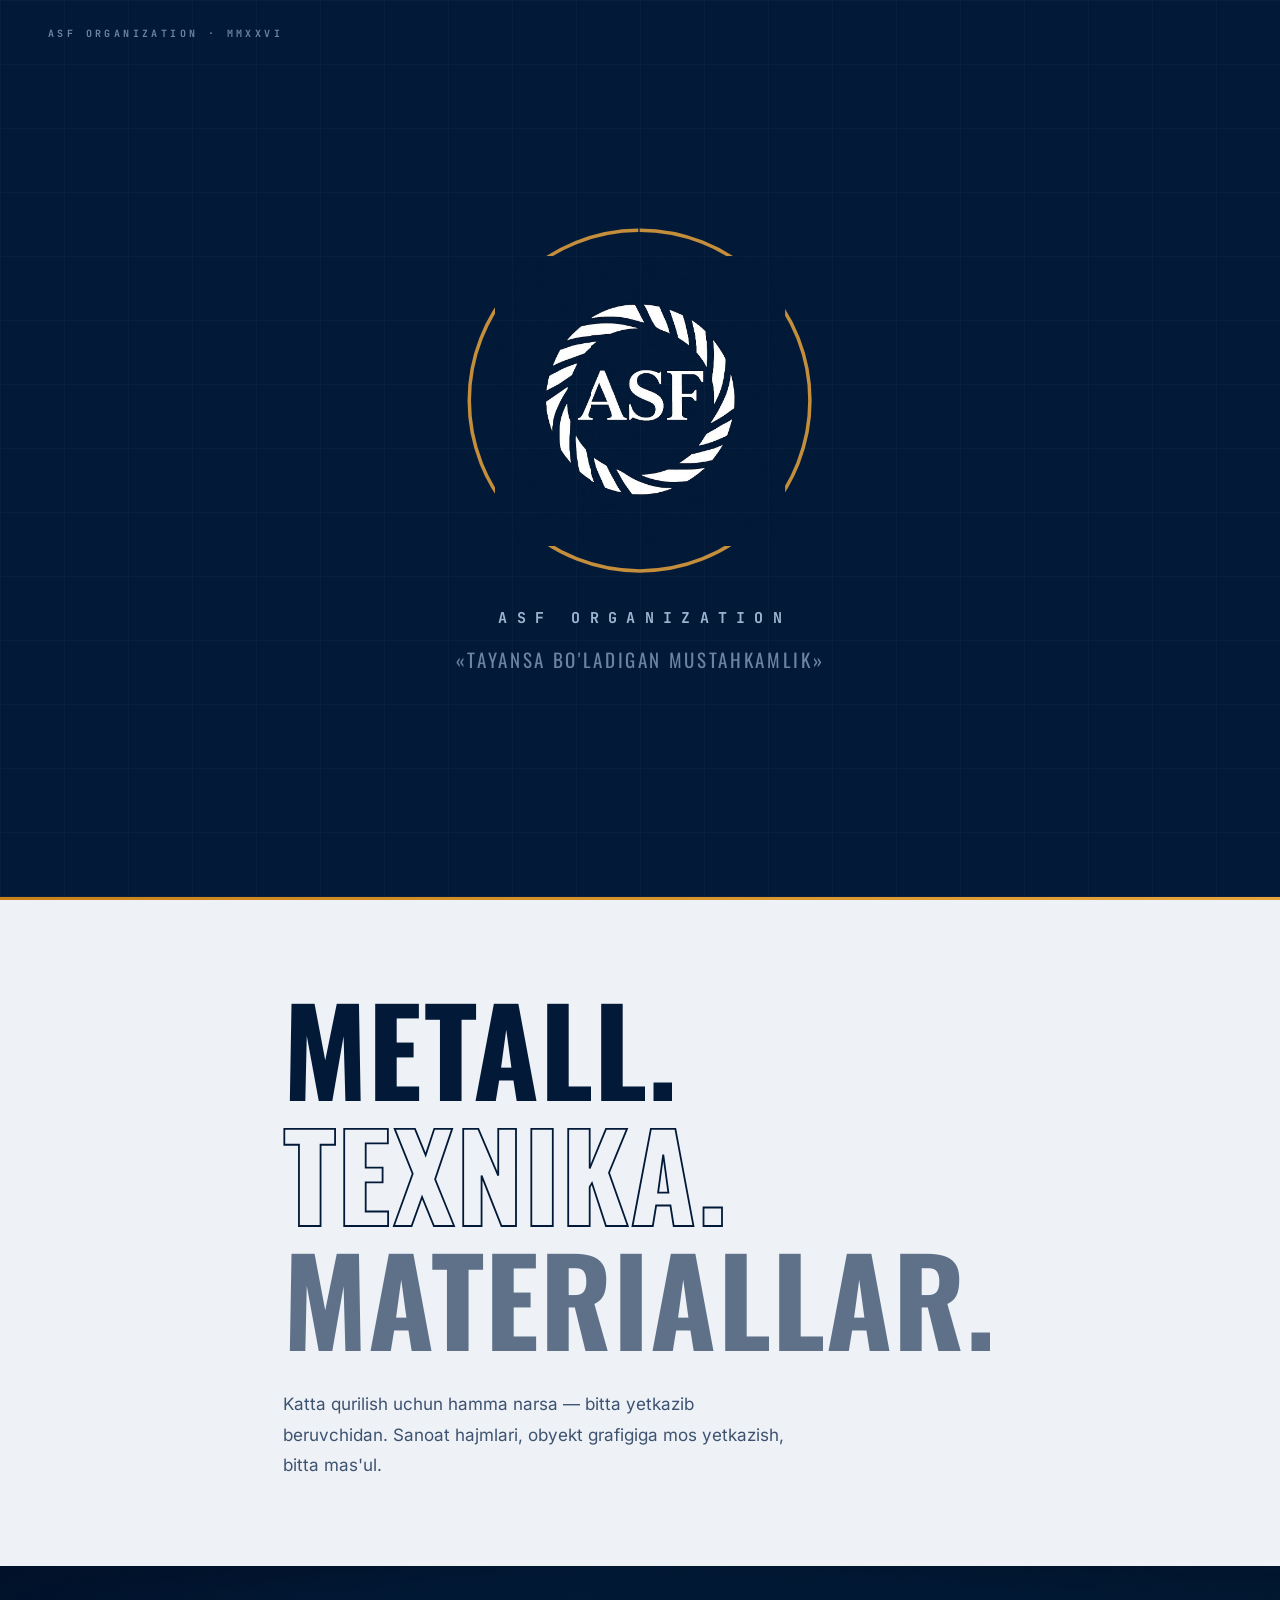
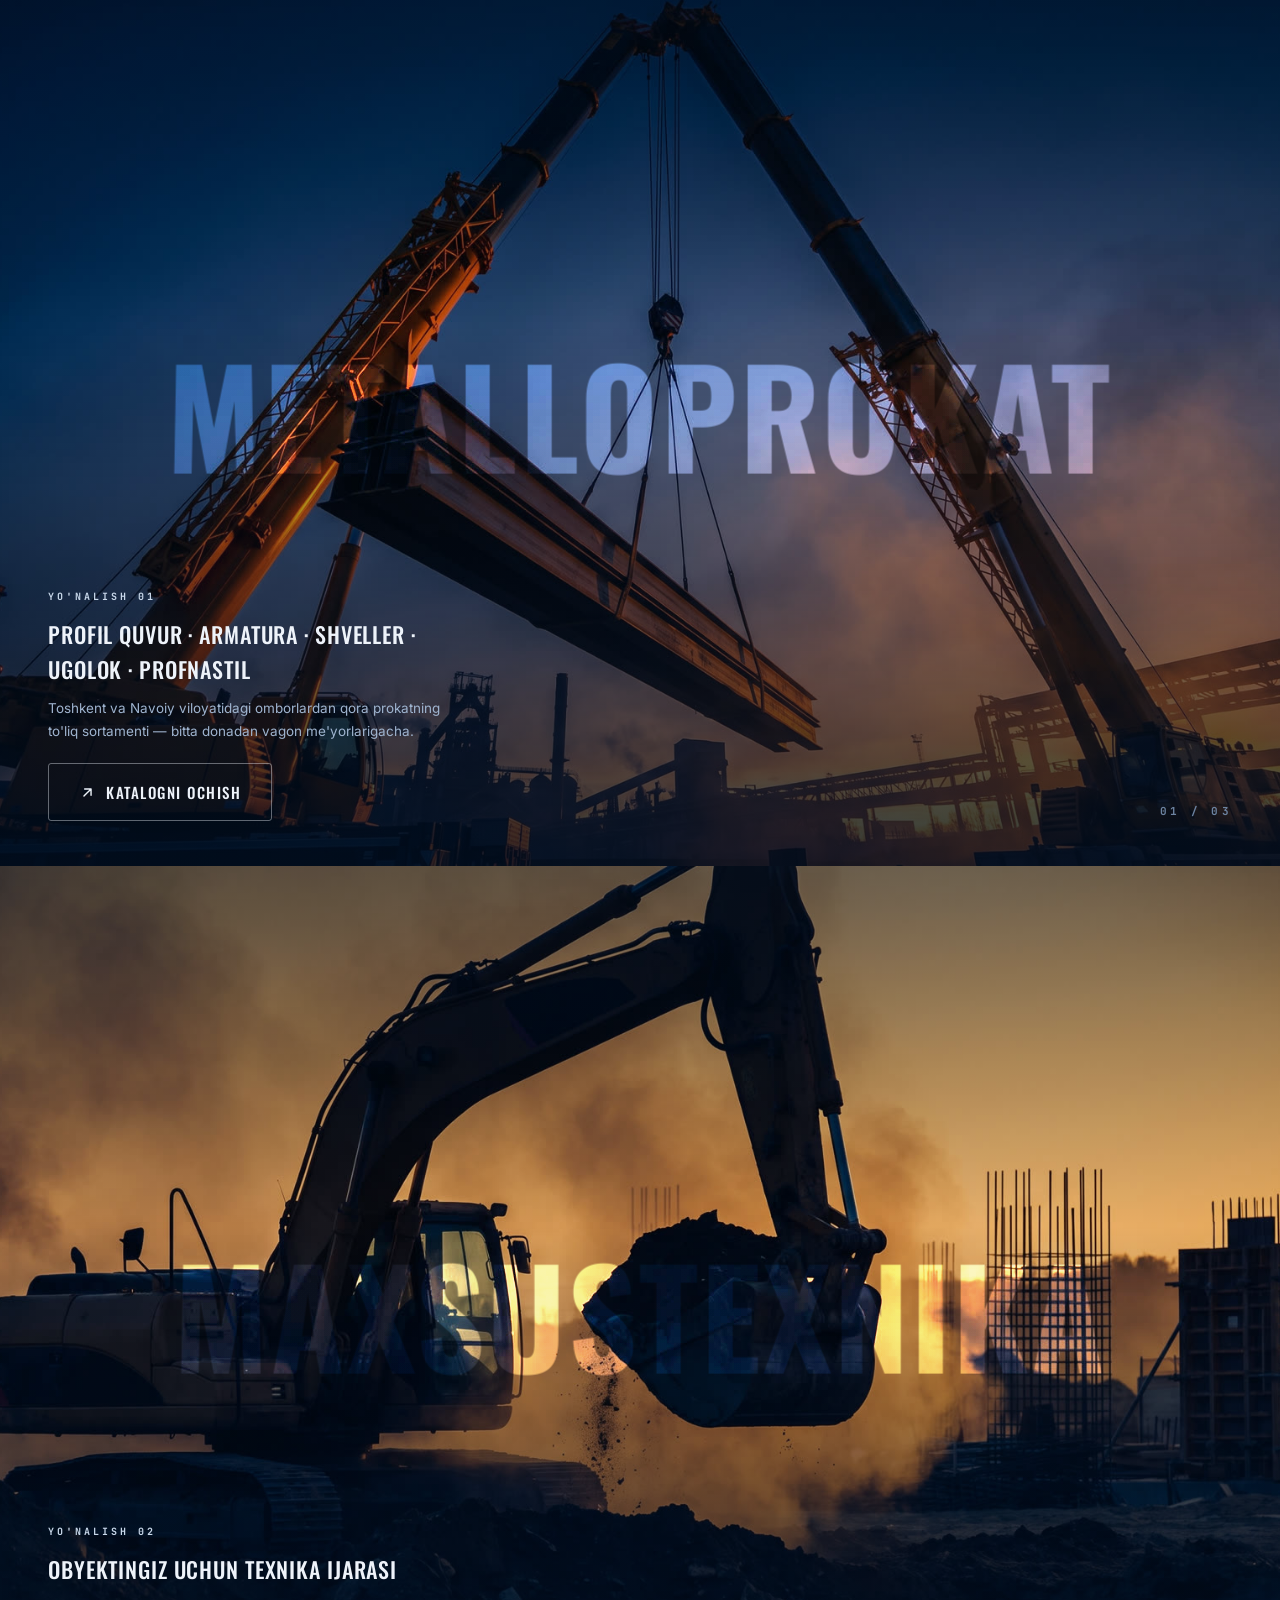
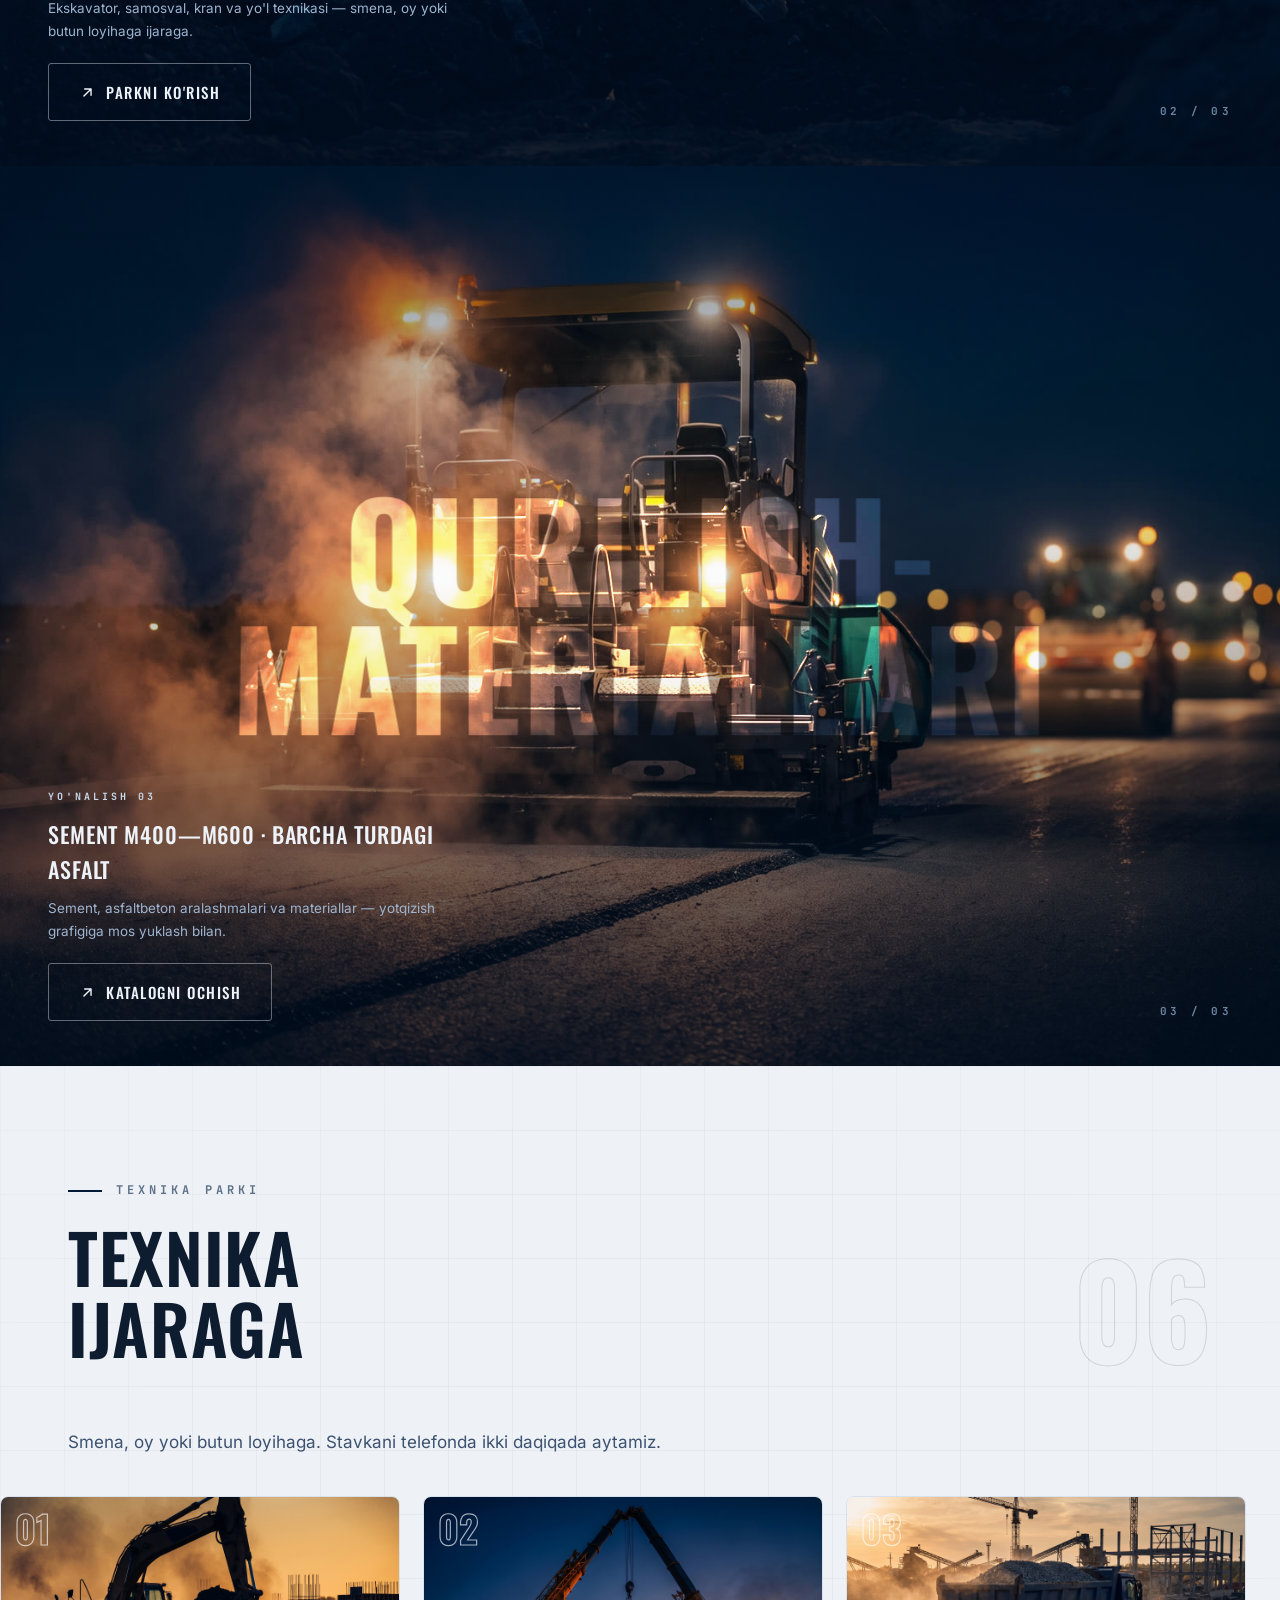
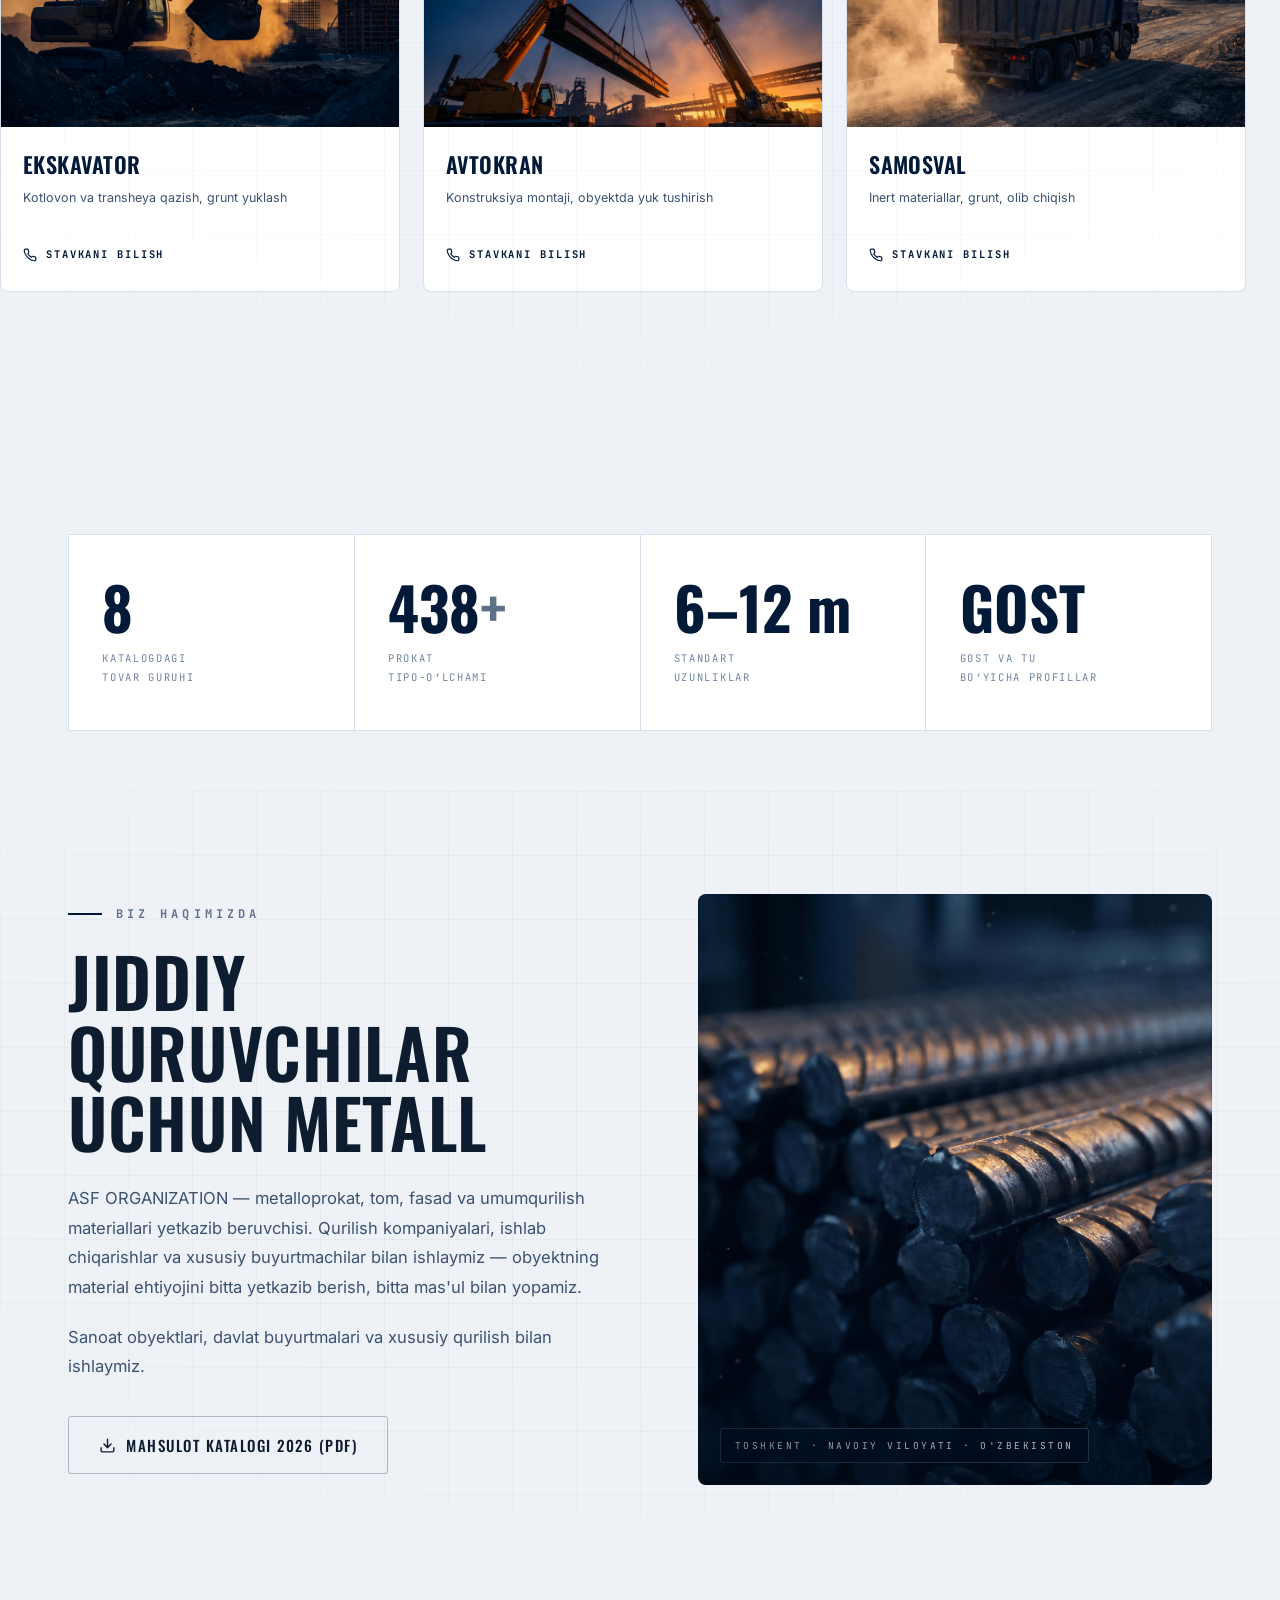
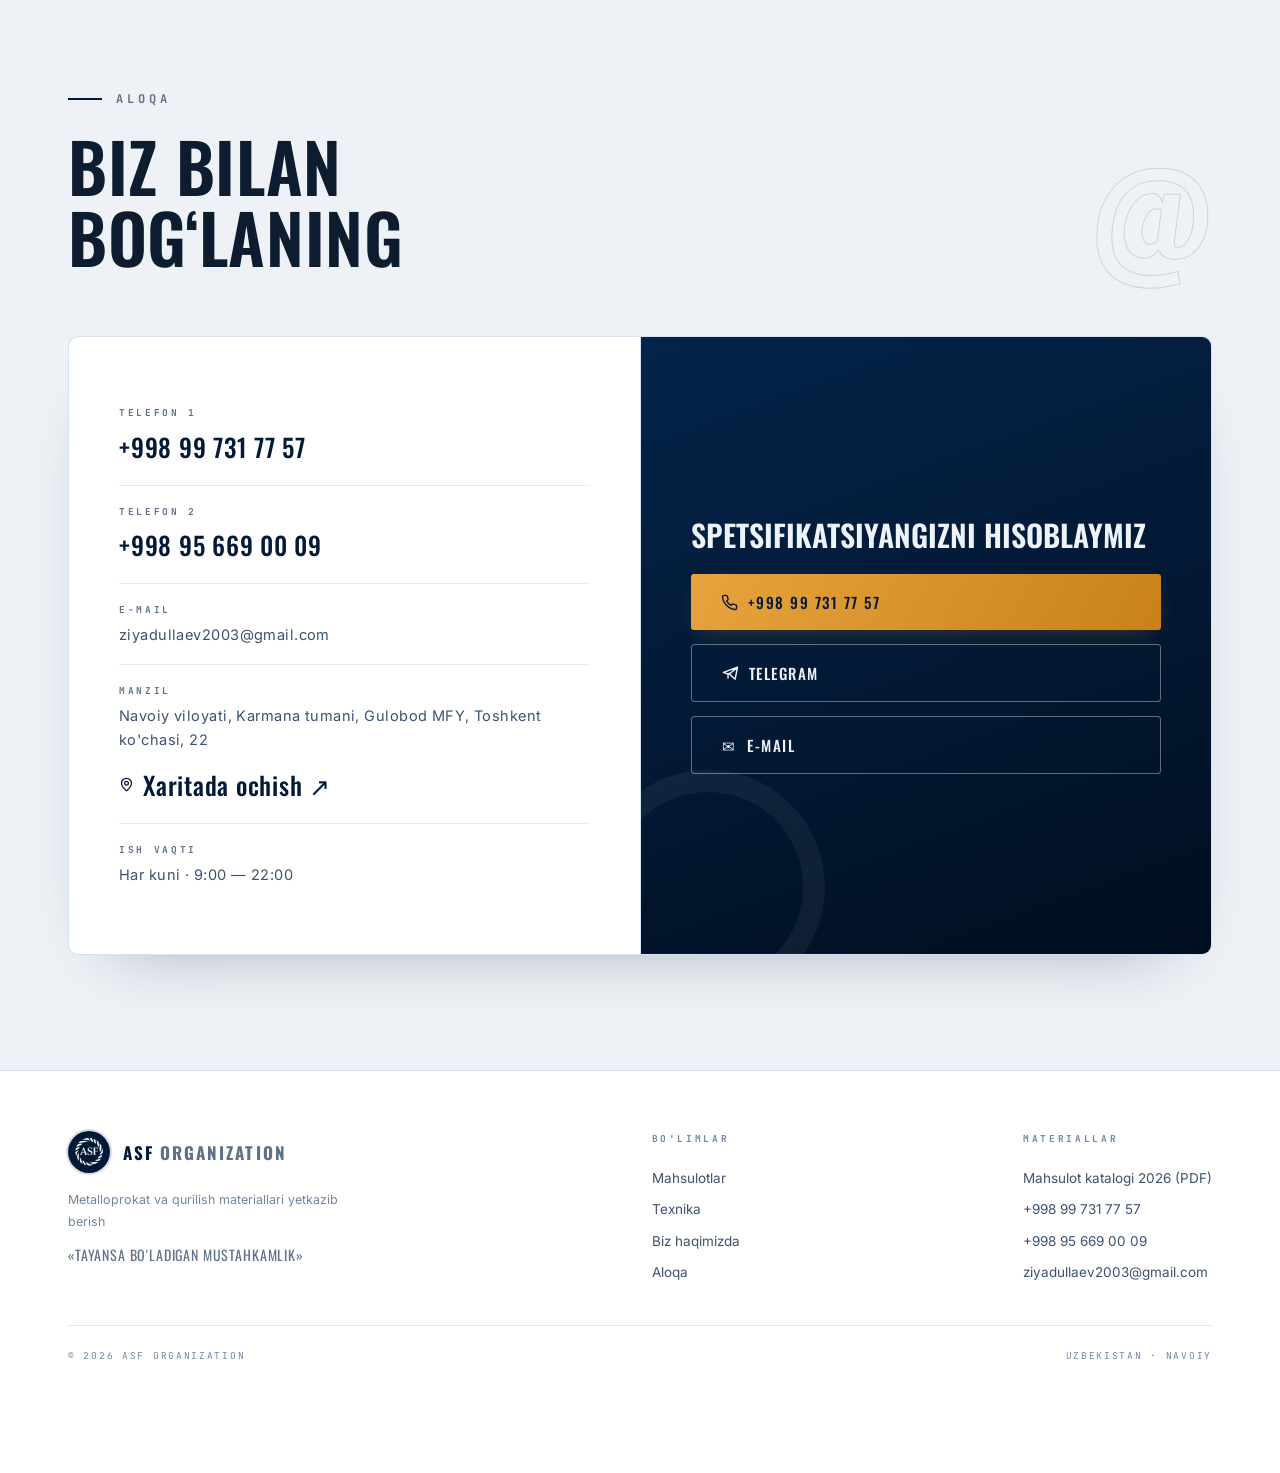
<file: uz/index.html>
<!DOCTYPE html>
<html lang="uz">
<head>
<meta charset="UTF-8">
<meta name="viewport" content="width=device-width, initial-scale=1">
<title>ASF ORGANIZATION — metalloprokat va qurilish materiallari | O'zbekiston</title>
<meta name="description" content="Profil quvur, dumaloq quvur, armatura, ugolok, shveller, profnastil, sendvich-panel, sement, asfalt. O'zbekiston bo'ylab ulgurji va chakana yetkazib berish. ☎ +998 99 731 77 57">
<meta property="og:title" content="ASF ORGANIZATION — metalloprokat va qurilish materiallari | O'zbekiston">
<meta property="og:description" content="Profil quvur, dumaloq quvur, armatura, ugolok, shveller, profnastil, sendvich-panel, sement, asfalt. O'zbekiston bo'ylab ulgurji va chakana yetkazib berish. ☎ +998 99 731 77 57">
<meta property="og:image" content="../assets/m1.jpg">
<meta property="og:type" content="website">
<meta name="theme-color" content="#010e20">
<link rel="icon" href="../assets/asf-logo.jpg">
<link rel="stylesheet" href="../fonts.css">
<link rel="stylesheet" href="../site.css">
<script type="application/ld+json">{"@context":"https://schema.org","@type":"LocalBusiness","name":"ASF ORGANIZATION","description":"Profil quvur, dumaloq quvur, armatura, ugolok, shveller, profnastil, sendvich-panel, sement, asfalt. O'zbekiston bo'ylab ulgurji va chakana yetkazib berish. ☎ +998 99 731 77 57","telephone":"+998997317757","email":"ziyadullaev2003@gmail.com","address":{"@type":"PostalAddress","addressRegion":"Navoiy viloyati","addressLocality":"Karmana tumani","streetAddress":"Gulobod MFY, Toshkent ko'chasi, 22","addressCountry":"UZ"},"openingHours":"Mo-Su 09:00-22:00"}</script>
</head>
<body>


<div id="intro">
  <div class="in-top mono">ASF ORGANIZATION · MMXXVI</div>
  <div class="emb">
    <svg class="emb-ring" viewBox="0 0 100 100"><circle cx="50" cy="50" r="48.5" pathLength="100"/></svg>
    <div class="emb-glow"></div>
    <div class="lg">
      <i class="s1"></i><i class="s2"></i><i class="s3"></i>
    </div>
  </div>
  <div class="in-word">ASF ORGANIZATION</div>
  <div class="in-slogan">«Tayansa bo'ladigan mustahkamlik»</div>
  <div class="in-bar"><i></i></div>
</div>
<div id="glow"></div>

<header>
  <div class="wrap hd-in">
    <a class="hd-logo" href="./"><img src="../assets/asf-logo.jpg" alt="ASF"><b>ASF <i>ORGANIZATION</i></b></a>
    <nav>
      
      <a href="catalog/">Mahsulotlar</a>
      <a href="#fleet">Texnika</a>
      <a href="#about">Biz haqimizda</a>
      <a href="#contacts">Aloqa</a>
    </nav>
    <a class="hd-phone" href="tel:+998997317757">+998 99 731 77 57</a>
    <div class="lang"><span>O'ZB</span><a href="../">РУС</a></div>
    <button id="burger" aria-label="menu"><i></i><i></i><i></i></button>
  </div>
</header>
<div id="mnav">
  
  <a href="catalog/">Mahsulotlar</a>
  <a href="#fleet">Texnika</a>
  <a href="#about">Biz haqimizda</a>
  <a href="#contacts">Aloqa</a>
  <a href="tel:+998997317757">+998 99 731 77 57</a>
</div>

<section class="hero" id="top">
  <div class="hero-bg">
  <video class="bgv" autoplay muted loop playsinline preload="metadata" poster="../assets/m1.jpg">
    <source src="../assets/v-hero.mp4" type="video/mp4">
  </video></div>
  <div class="hero-grad"></div>
  <div class="hero-ghost">ASF</div>
  <div class="hero-tag hh hh1">KATTA QURILISH UCHUN YETKAZIB BERISH</div>
  <div class="wrap">
    <div class="kicker hh hh1">METALLOPROKAT VA QURILISH MATERIALLARI · O'ZBEKISTON</div>
    <h1><span class="l1" data-split="ASF"></span><span class="l2" data-split="ORGANIZATION"></span></h1>
    <div class="hero-slogan hh hh2">Tayansa bo'ladigan mustahkamlik</div>
    <p class="hero-sub hh hh3">Qurilish va infratuzilma uchun metalloprokat hamda materiallar yetkazib berish. Bitta yetkazib beruvchi — obyektning butun metalli, bitta mas'ul bilan.</p>
    <div class="hero-cta hh hh4">
      <a class="btn btn-amber" href="catalog/"><svg viewBox="0 0 24 24"><path d="M7 17 17 7M8 7h9v9"/></svg>Mahsulot katalogi</a>
      <a class="btn btn-ghost" href="tel:+998997317757"><svg viewBox="0 0 24 24"><path d="M22 16.9v3a2 2 0 0 1-2.2 2 19.8 19.8 0 0 1-8.6-3.1 19.5 19.5 0 0 1-6-6A19.8 19.8 0 0 1 2.1 4.2 2 2 0 0 1 4.1 2h3a2 2 0 0 1 2 1.7c.1 1 .4 2 .7 2.9a2 2 0 0 1-.5 2.1L8.1 10a16 16 0 0 0 6 6l1.3-1.3a2 2 0 0 1 2.1-.4c.9.3 1.9.5 2.9.7a2 2 0 0 1 1.6 2z"/></svg>Qo'ng'iroq qilish</a>
    </div>
    <div class="hero-geo hh hh5">TOSHKENT · NAVOIY VILOYATI · O'ZBEKISTON</div>
  </div>
  <div class="scroll-cue"><span>PASTGA VARAQLANG</span><i></i></div>
</section>

<section class="mani">
  <div class="mani-bg"><img src="../assets/m9.jpg" alt="" loading="lazy"></div>
  <div class="mani-in wrap">
    <div class="mani-l rv rv-d0"><span>METALL.</span></div><div class="mani-l rv rv-d1"><span>TEXNIKA.</span></div><div class="mani-l rv rv-d2"><span>MATERIALLAR.</span></div>
    <p class="mani-sub rv rv-d3">Katta qurilish uchun hamma narsa — bitta yetkazib beruvchidan. Sanoat hajmlari, obyekt grafigiga mos yetkazish, bitta mas'ul.</p>
  </div>
</section>

<section class="film" id="film1">
  
  <video class="bgv" autoplay muted loop playsinline preload="metadata" poster="../assets/m4.jpg">
    <source src="../assets/v-metal.mp4" type="video/mp4">
  </video>
  <div class="film-shade"></div>
  <h2 class="film-title">METALLO­PROKAT</h2>
  <div class="film-info">
    <div class="film-k mono">YO'NALISH 01</div>
    <div class="film-s">Profil quvur · armatura · shveller · ugolok · profnastil</div>
    <p>Toshkent va Navoiy viloyatidagi omborlardan qora prokatning to'liq sortamenti — bitta donadan vagon me'yorlarigacha.</p>
    <a class="btn btn-ghost" href="catalog/"><svg viewBox="0 0 24 24"><path d="M7 17 17 7M8 7h9v9"/></svg>Katalogni ochish</a>
  </div>
  <div class="film-num mono">01 / 03</div>
</section>
<section class="film" id="film2">
  
  <video class="bgv" autoplay muted loop playsinline preload="metadata" poster="../assets/m2.jpg">
    <source src="../assets/v-tech.mp4" type="video/mp4">
  </video>
  <div class="film-shade"></div>
  <h2 class="film-title">MAXSUS­TEXNIKA</h2>
  <div class="film-info">
    <div class="film-k mono">YO'NALISH 02</div>
    <div class="film-s">Obyektingiz uchun texnika ijarasi</div>
    <p>Ekskavator, samosval, kran va yo'l texnikasi — smena, oy yoki butun loyihaga ijaraga.</p>
    <a class="btn btn-ghost" href="#fleet"><svg viewBox="0 0 24 24"><path d="M7 17 17 7M8 7h9v9"/></svg>Parkni ko'rish</a>
  </div>
  <div class="film-num mono">02 / 03</div>
</section>
<section class="film" id="film3">
  
  <video class="bgv" autoplay muted loop playsinline preload="metadata" poster="../assets/m3.jpg">
    <source src="../assets/v-build.mp4" type="video/mp4">
  </video>
  <div class="film-shade"></div>
  <h2 class="film-title">QURILISH­MATERIALLARI</h2>
  <div class="film-info">
    <div class="film-k mono">YO'NALISH 03</div>
    <div class="film-s">Sement M400—M600 · barcha turdagi asfalt</div>
    <p>Sement, asfaltbeton aralashmalari va materiallar — yotqizish grafigiga mos yuklash bilan.</p>
    <a class="btn btn-ghost" href="catalog/"><svg viewBox="0 0 24 24"><path d="M7 17 17 7M8 7h9v9"/></svg>Katalogni ochish</a>
  </div>
  <div class="film-num mono">03 / 03</div>
</section>

<section class="fleetsec" id="fleet">
  <div class="grid-bg"></div>
  <div class="wrap">
    <div class="sec-head rv">
      <div><div class="kicker">TEXNIKA PARKI</div><h2 class="h2">Texnika<br>ijaraga</h2></div>
      <div class="sec-num">06</div>
    </div>
    <p class="hero-sub rv" style="margin-bottom:34px;max-width:600px">Smena, oy yoki butun loyihaga. Stavkani telefonda ikki daqiqada aytamiz.</p>
  </div>
  <div class="fleet-row" id="fleetrow">
    
    <article class="fcard rv rv-d0">
      <div class="fc-img"><img src="../assets/m2.jpg" alt="Ekskavator" loading="lazy"><div class="fc-n">01</div></div>
      <div class="fc-body">
        <h3>Ekskavator</h3>
        <p>Kotlovon va transheya qazish, grunt yuklash</p>
        <a class="fc-cta" href="tel:+998997317757"><svg viewBox="0 0 24 24"><path d="M22 16.9v3a2 2 0 0 1-2.2 2 19.8 19.8 0 0 1-8.6-3.1 19.5 19.5 0 0 1-6-6A19.8 19.8 0 0 1 2.1 4.2 2 2 0 0 1 4.1 2h3a2 2 0 0 1 2 1.7c.1 1 .4 2 .7 2.9a2 2 0 0 1-.5 2.1L8.1 10a16 16 0 0 0 6 6l1.3-1.3a2 2 0 0 1 2.1-.4c.9.3 1.9.5 2.9.7a2 2 0 0 1 1.6 2z"/></svg><span>Stavkani bilish</span></a>
      </div>
    </article>
    <article class="fcard rv rv-d1">
      <div class="fc-img"><img src="../assets/m4.jpg" alt="Avtokran" loading="lazy"><div class="fc-n">02</div></div>
      <div class="fc-body">
        <h3>Avtokran</h3>
        <p>Konstruksiya montaji, obyektda yuk tushirish</p>
        <a class="fc-cta" href="tel:+998997317757"><svg viewBox="0 0 24 24"><path d="M22 16.9v3a2 2 0 0 1-2.2 2 19.8 19.8 0 0 1-8.6-3.1 19.5 19.5 0 0 1-6-6A19.8 19.8 0 0 1 2.1 4.2 2 2 0 0 1 4.1 2h3a2 2 0 0 1 2 1.7c.1 1 .4 2 .7 2.9a2 2 0 0 1-.5 2.1L8.1 10a16 16 0 0 0 6 6l1.3-1.3a2 2 0 0 1 2.1-.4c.9.3 1.9.5 2.9.7a2 2 0 0 1 1.6 2z"/></svg><span>Stavkani bilish</span></a>
      </div>
    </article>
    <article class="fcard rv rv-d2">
      <div class="fc-img"><img src="../assets/m5.jpg" alt="Samosval" loading="lazy"><div class="fc-n">03</div></div>
      <div class="fc-body">
        <h3>Samosval</h3>
        <p>Inert materiallar, grunt, olib chiqish</p>
        <a class="fc-cta" href="tel:+998997317757"><svg viewBox="0 0 24 24"><path d="M22 16.9v3a2 2 0 0 1-2.2 2 19.8 19.8 0 0 1-8.6-3.1 19.5 19.5 0 0 1-6-6A19.8 19.8 0 0 1 2.1 4.2 2 2 0 0 1 4.1 2h3a2 2 0 0 1 2 1.7c.1 1 .4 2 .7 2.9a2 2 0 0 1-.5 2.1L8.1 10a16 16 0 0 0 6 6l1.3-1.3a2 2 0 0 1 2.1-.4c.9.3 1.9.5 2.9.7a2 2 0 0 1 1.6 2z"/></svg><span>Stavkani bilish</span></a>
      </div>
    </article>
    <article class="fcard rv rv-d0">
      <div class="fc-img"><img src="../assets/m6.jpg" alt="Yuklagich" loading="lazy"><div class="fc-n">04</div></div>
      <div class="fc-body">
        <h3>Yuklagich</h3>
        <p>Sochiluvchan yuklarni ortish, maydon tekislash</p>
        <a class="fc-cta" href="tel:+998997317757"><svg viewBox="0 0 24 24"><path d="M22 16.9v3a2 2 0 0 1-2.2 2 19.8 19.8 0 0 1-8.6-3.1 19.5 19.5 0 0 1-6-6A19.8 19.8 0 0 1 2.1 4.2 2 2 0 0 1 4.1 2h3a2 2 0 0 1 2 1.7c.1 1 .4 2 .7 2.9a2 2 0 0 1-.5 2.1L8.1 10a16 16 0 0 0 6 6l1.3-1.3a2 2 0 0 1 2.1-.4c.9.3 1.9.5 2.9.7a2 2 0 0 1 1.6 2z"/></svg><span>Stavkani bilish</span></a>
      </div>
    </article>
    <article class="fcard rv rv-d1">
      <div class="fc-img"><img src="../assets/m7.jpg" alt="Buldozer" loading="lazy"><div class="fc-n">05</div></div>
      <div class="fc-body">
        <h3>Buldozer</h3>
        <p>Tekislash, grunt kesish va surish</p>
        <a class="fc-cta" href="tel:+998997317757"><svg viewBox="0 0 24 24"><path d="M22 16.9v3a2 2 0 0 1-2.2 2 19.8 19.8 0 0 1-8.6-3.1 19.5 19.5 0 0 1-6-6A19.8 19.8 0 0 1 2.1 4.2 2 2 0 0 1 4.1 2h3a2 2 0 0 1 2 1.7c.1 1 .4 2 .7 2.9a2 2 0 0 1-.5 2.1L8.1 10a16 16 0 0 0 6 6l1.3-1.3a2 2 0 0 1 2.1-.4c.9.3 1.9.5 2.9.7a2 2 0 0 1 1.6 2z"/></svg><span>Stavkani bilish</span></a>
      </div>
    </article>
    <article class="fcard rv rv-d2">
      <div class="fc-img"><img src="../assets/m8.jpg" alt="Katok" loading="lazy"><div class="fc-n">06</div></div>
      <div class="fc-body">
        <h3>Katok</h3>
        <p>Asos va asfaltni zichlash</p>
        <a class="fc-cta" href="tel:+998997317757"><svg viewBox="0 0 24 24"><path d="M22 16.9v3a2 2 0 0 1-2.2 2 19.8 19.8 0 0 1-8.6-3.1 19.5 19.5 0 0 1-6-6A19.8 19.8 0 0 1 2.1 4.2 2 2 0 0 1 4.1 2h3a2 2 0 0 1 2 1.7c.1 1 .4 2 .7 2.9a2 2 0 0 1-.5 2.1L8.1 10a16 16 0 0 0 6 6l1.3-1.3a2 2 0 0 1 2.1-.4c.9.3 1.9.5 2.9.7a2 2 0 0 1 1.6 2z"/></svg><span>Stavkani bilish</span></a>
      </div>
    </article>
  </div>
</section>

<section class="stats"><div class="wrap"><div class="stats-g">
  <div class="stat rv rv-d0">
    <div class="stat-v" data-count="9" data-suf="">0</div>
    <div class="stat-k">katalogdagi<br>tovar guruhi</div>
  </div><div class="stat rv rv-d1">
    <div class="stat-v" data-count="500" data-suf="+">0<s>+</s></div>
    <div class="stat-k">prokat<br>tipo-o‘lchami</div>
  </div><div class="stat rv rv-d2">
    <div class="stat-v" >6–12 m</div>
    <div class="stat-k">standart<br>uzunliklar</div>
  </div><div class="stat rv rv-d3">
    <div class="stat-v" >GOST</div>
    <div class="stat-k">GOST va TU<br>bo‘yicha profillar</div>
  </div>
</div></div></section>

<section class="about" id="about">
  <div class="grid-bg"></div>
  <div class="wrap about-g">
    <div class="about-txt rv">
      <div class="kicker">BIZ HAQIMIZDA</div>
      <h2 class="h2">Jiddiy quruvchilar<br>uchun metall</h2>
      <p>ASF ORGANIZATION — metalloprokat, tom, fasad va umumqurilish materiallari yetkazib beruvchisi. Qurilish kompaniyalari, ishlab chiqarishlar va xususiy buyurtmachilar bilan ishlaymiz — obyektning material ehtiyojini bitta yetkazib berish, bitta mas'ul bilan yopamiz.</p>
      <p style="margin-top:-14px">Sanoat obyektlari, davlat buyurtmalari va xususiy qurilish bilan ishlaymiz.</p>
      <a class="btn btn-ghost" href="../assets/ASF-Katalog-2026.pdf" download><svg viewBox="0 0 24 24"><path d="M21 15v4a2 2 0 0 1-2 2H5a2 2 0 0 1-2-2v-4M7 10l5 5 5-5M12 15V3"/></svg>Mahsulot katalogi 2026 (PDF)</a>
    </div>
    <div class="about-img rv rv-d2"><img src="../assets/m10.jpg" alt="ASF" loading="lazy"><div class="tag">TOSHKENT · NAVOIY VILOYATI · O'ZBEKISTON</div></div>
  </div>
</section>

<section class="contacts" id="contacts">
  <div class="wrap">
    <div class="sec-head rv">
      <div><div class="kicker">ALOQA</div><h2 class="h2">Biz bilan<br>bog‘laning</h2></div>
      <div class="sec-num">@</div>
    </div>
    <div class="cont-g rv">
      <div class="cont-l">
        <div class="crow"><b>TELEFON 1</b><a href="tel:+998997317757">+998 99 731 77 57</a></div>
        <div class="crow"><b>TELEFON 2</b><a href="tel:+998956690009">+998 95 669 00 09</a></div>
        <div class="crow"><b>E-MAIL</b><a class="sm" href="mailto:ziyadullaev2003@gmail.com">ziyadullaev2003@gmail.com</a></div>
        <div class="crow"><b>MANZIL</b><span class="sm">Navoiy viloyati, Karmana tumani, Gulobod MFY, Toshkent ko'chasi, 22</span>
          <a class="cont-map" href="https://maps.google.com/?q=%D0%9A%D0%B0%D1%80%D0%BC%D0%B0%D0%BD%D0%B8%D0%BD%D1%81%D0%BA%D0%B8%D0%B9%20%D1%80%D0%B0%D0%B9%D0%BE%D0%BD%2C%20%D0%93%D1%83%D0%BB%D0%BE%D0%B1%D0%BE%D0%B4%20%D0%9C%D0%A4%D0%99%2C%20%D1%83%D0%BB%D0%B8%D1%86%D0%B0%20%D0%A2%D0%B0%D1%88%D0%BA%D0%B5%D0%BD%D1%82%2022" target="_blank" rel="noopener"><svg viewBox="0 0 24 24"><path d="M20 10c0 6-8 12-8 12S4 16 4 10a8 8 0 0 1 16 0z"/><circle cx="12" cy="10" r="3"/></svg>Xaritada ochish ↗</a></div>
        <div class="crow"><b>ISH VAQTI</b><span class="sm">Har kuni · 9:00 — 22:00</span></div>
      </div>
      <div class="cont-r">
        <h3>Spetsifikatsiyangizni hisoblaymiz</h3>
        <a class="btn btn-amber" href="tel:+998997317757"><svg viewBox="0 0 24 24"><path d="M22 16.9v3a2 2 0 0 1-2.2 2 19.8 19.8 0 0 1-8.6-3.1 19.5 19.5 0 0 1-6-6A19.8 19.8 0 0 1 2.1 4.2 2 2 0 0 1 4.1 2h3a2 2 0 0 1 2 1.7c.1 1 .4 2 .7 2.9a2 2 0 0 1-.5 2.1L8.1 10a16 16 0 0 0 6 6l1.3-1.3a2 2 0 0 1 2.1-.4c.9.3 1.9.5 2.9.7a2 2 0 0 1 1.6 2z"/></svg>+998 99 731 77 57</a>
        <a class="btn btn-ghost" href="https://t.me/+998997317757" target="_blank" rel="noopener"><svg viewBox="0 0 24 24"><path d="M22 3 2 10.5l6.5 2.2M22 3l-3.5 17-8-7.3M22 3 10.5 12.7m-2 5.8v-6l2-.8"/></svg>Telegram</a>
        <a class="btn btn-ghost" href="mailto:ziyadullaev2003@gmail.com">✉&nbsp;&nbsp;E-mail</a>
      </div>
    </div>
  </div>
</section>

<footer>
  <div class="wrap">
    <div class="ft-g">
      <div class="ft-brand">
        <a class="hd-logo" href="./"><img src="../assets/asf-logo.jpg" alt="ASF"><b>ASF <i>ORGANIZATION</i></b></a>
        <p>Metalloprokat va qurilish materiallari yetkazib berish</p>
        <div class="ft-slogan">«Tayansa bo'ladigan mustahkamlik»</div>
      </div>
      <div class="ft-col"><b>Bo'limlar</b>
        <a href="catalog/">Mahsulotlar</a>
        <a href="#fleet">Texnika</a>
        <a href="#about">Biz haqimizda</a>
        <a href="#contacts">Aloqa</a>
      </div>
      <div class="ft-col"><b>Materiallar</b>
        <a href="../assets/ASF-Katalog-2026.pdf" download>Mahsulot katalogi 2026 (PDF)</a>
        <a href="tel:+998997317757">+998 99 731 77 57</a>
        <a href="tel:+998956690009">+998 95 669 00 09</a>
        <a href="mailto:ziyadullaev2003@gmail.com">ziyadullaev2003@gmail.com</a>
      </div>
    </div>
    <div class="ft-bot"><span>© 2026 ASF ORGANIZATION</span><span>UZBEKISTAN · NAVOIY</span></div>
  </div>
</footer>
<div class="mob-bar">
  <a class="mob-call" href="tel:+998997317757"><svg viewBox="0 0 24 24"><path d="M22 16.9v3a2 2 0 0 1-2.2 2 19.8 19.8 0 0 1-8.6-3.1 19.5 19.5 0 0 1-6-6A19.8 19.8 0 0 1 2.1 4.2 2 2 0 0 1 4.1 2h3a2 2 0 0 1 2 1.7c.1 1 .4 2 .7 2.9a2 2 0 0 1-.5 2.1L8.1 10a16 16 0 0 0 6 6l1.3-1.3a2 2 0 0 1 2.1-.4c.9.3 1.9.5 2.9.7a2 2 0 0 1 1.6 2z"/></svg>Qo'ng'iroq</a>
  <a class="mob-tg" href="https://t.me/+998997317757" target="_blank" rel="noopener"><svg viewBox="0 0 24 24"><path d="M22 3 2 10.5l6.5 2.2M22 3l-3.5 17-8-7.3M22 3 10.5 12.7m-2 5.8v-6l2-.8"/></svg>Telegram</a>
</div>
<script src="../app.js"></script>
</body>
</html>
</file>
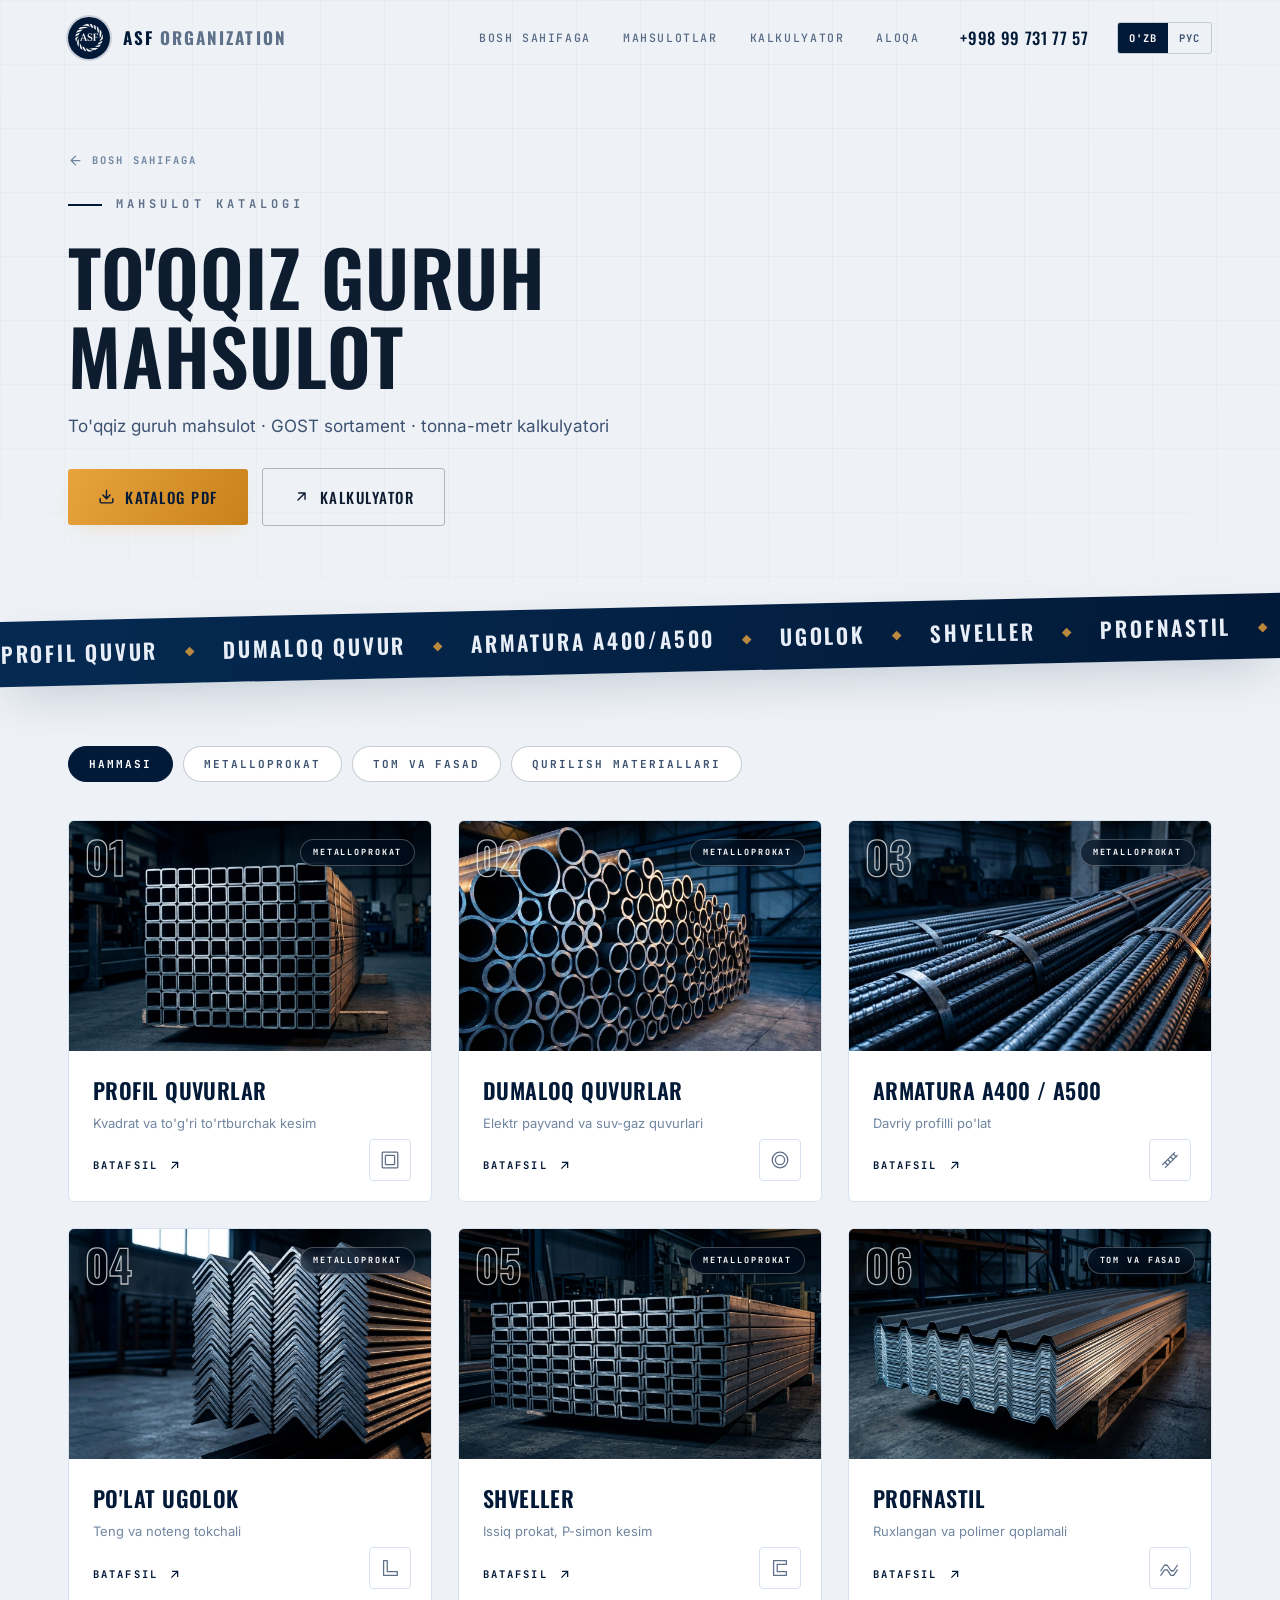
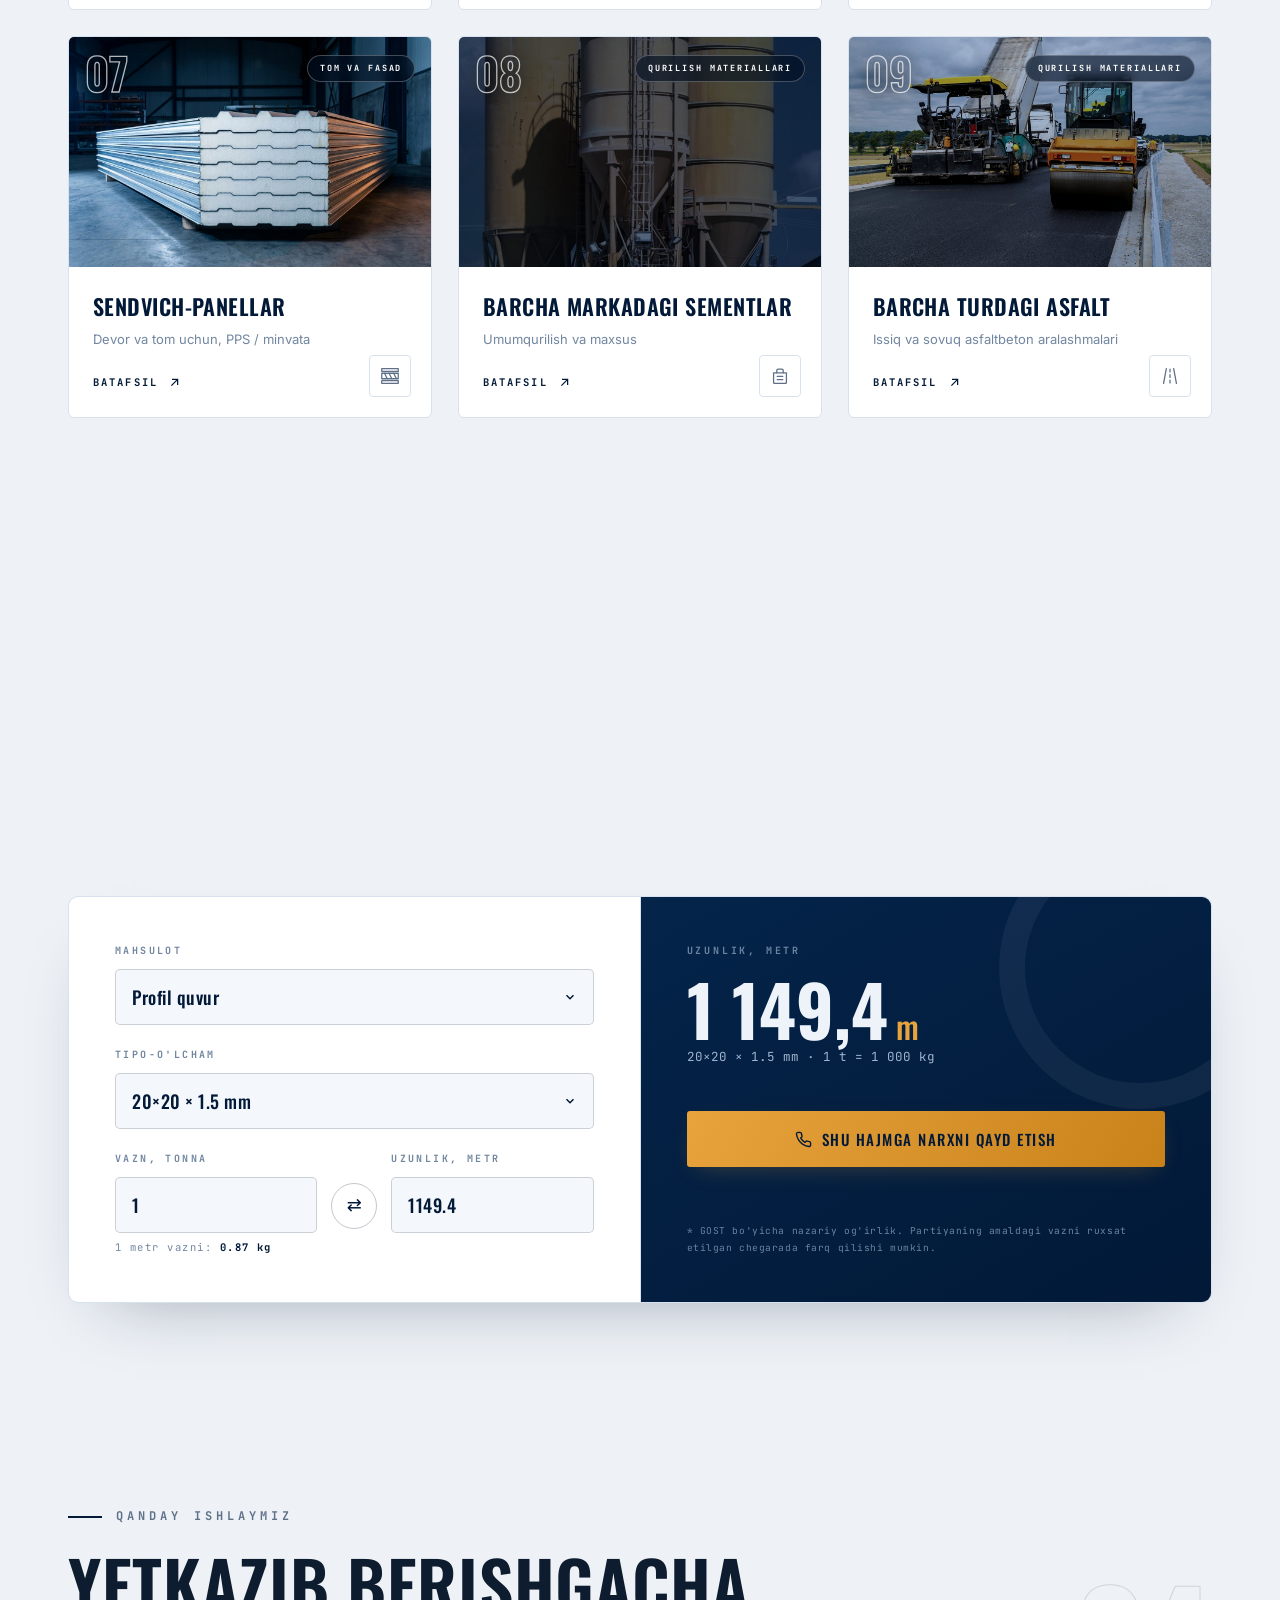
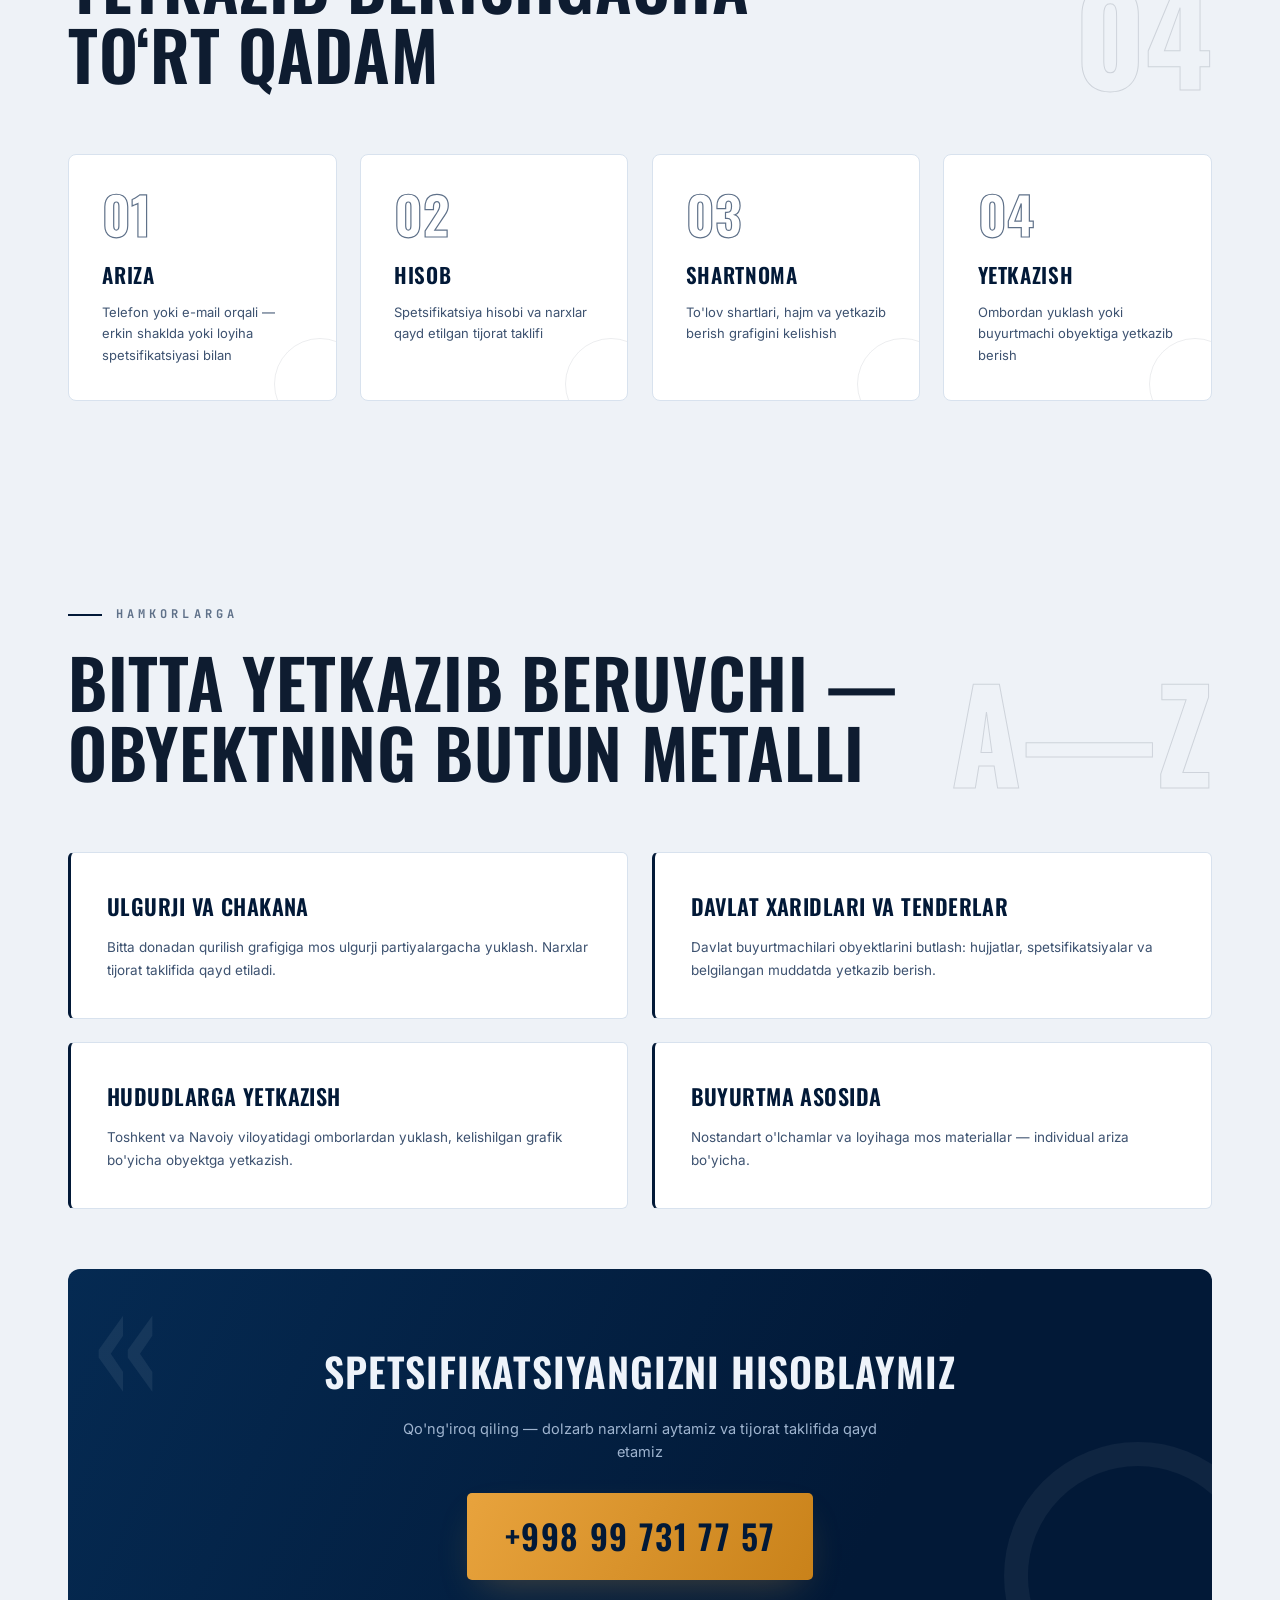
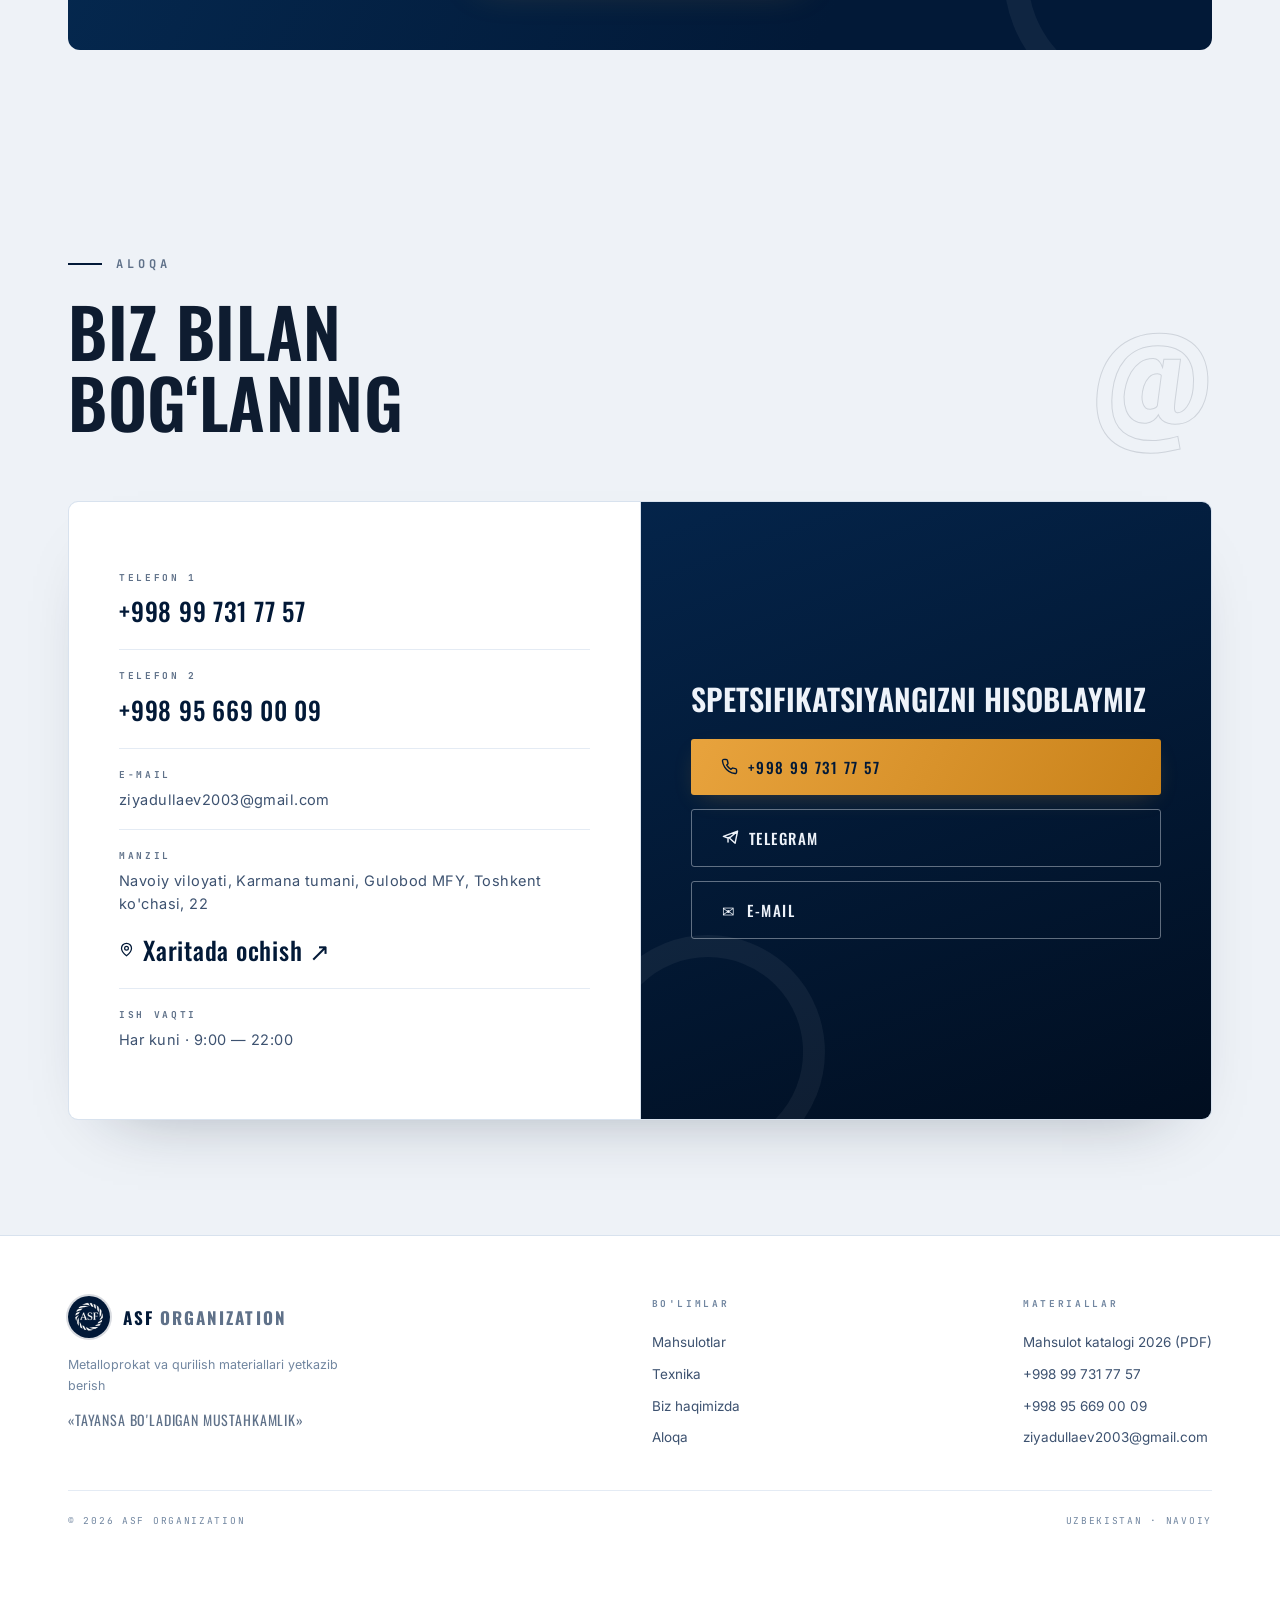
<file: uz/catalog/index.html>
<!DOCTYPE html>
<html lang="uz">
<head>
<meta charset="UTF-8">
<meta name="viewport" content="width=device-width, initial-scale=1">
<title>Mahsulot katalogi — ASF ORGANIZATION</title>
<meta name="description" content="Profil quvur, dumaloq quvur, armatura, ugolok, shveller, profnastil, sendvich-panel, sement, asfalt. O'zbekiston bo'ylab ulgurji va chakana yetkazib berish. ☎ +998 99 731 77 57">
<meta property="og:title" content="Mahsulot katalogi — ASF ORGANIZATION">
<meta property="og:description" content="Profil quvur, dumaloq quvur, armatura, ugolok, shveller, profnastil, sendvich-panel, sement, asfalt. O'zbekiston bo'ylab ulgurji va chakana yetkazib berish. ☎ +998 99 731 77 57">
<meta property="og:image" content="../../assets/m1.jpg">
<meta property="og:type" content="website">
<meta name="theme-color" content="#010e20">
<link rel="icon" href="../../assets/asf-logo.jpg">
<link rel="stylesheet" href="../../fonts.css">
<link rel="stylesheet" href="../../site.css">

</head>
<body>

<div id="glow"></div>

<header>
  <div class="wrap hd-in">
    <a class="hd-logo" href="../"><img src="../../assets/asf-logo.jpg" alt="ASF"><b>ASF <i>ORGANIZATION</i></b></a>
    <nav>
      
      <a href="../">Bosh sahifaga</a>
      <a href="#products">Mahsulotlar</a>
      <a href="#calc">Kalkulyator</a>
      <a href="#contacts">Aloqa</a>
    </nav>
    <a class="hd-phone" href="tel:+998997317757">+998 99 731 77 57</a>
    <div class="lang"><span>O'ZB</span><a href="../../catalog/">РУС</a></div>
    <button id="burger" aria-label="menu"><i></i><i></i><i></i></button>
  </div>
</header>
<div id="mnav">
  
  <a href="../">Bosh sahifaga</a>
  <a href="#products">Mahsulotlar</a>
  <a href="#calc">Kalkulyator</a>
  <a href="#contacts">Aloqa</a>
  <a href="tel:+998997317757">+998 99 731 77 57</a>
</div>

<section class="cat-hero">
  <div class="grid-bg"></div>
  <div class="wrap">
    <a class="cat-back mono" href="../"><svg viewBox="0 0 24 24"><path d="M19 12H5M12 19l-7-7 7-7"/></svg>Bosh sahifaga</a>
    <div class="kicker">MAHSULOT KATALOGI</div>
    <h1 class="h2 cat-h1">To'qqiz guruh<br>mahsulot</h1>
    <p class="hero-sub" style="margin:18px 0 26px">To'qqiz guruh mahsulot · GOST sortament · tonna-metr kalkulyatori</p>
    <div class="hero-cta">
      <a class="btn btn-amber" href="../../assets/ASF-Katalog-2026.pdf" download><svg viewBox="0 0 24 24"><path d="M21 15v4a2 2 0 0 1-2 2H5a2 2 0 0 1-2-2v-4M7 10l5 5 5-5M12 15V3"/></svg>Katalog PDF</a>
      <a class="btn btn-ghost" href="#calc"><svg viewBox="0 0 24 24"><path d="M7 17 17 7M8 7h9v9"/></svg>Kalkulyator</a>
    </div>
  </div>
</section>
<div class="marq" aria-hidden="true"><div class="marq-in"><b>PROFIL QUVUR</b><b>DUMALOQ QUVUR</b><b>ARMATURA A400/A500</b><b>UGOLOK</b><b>SHVELLER</b><b>PROFNASTIL</b><b>SENDVICH-PANELLAR</b><b>SEMENT M400—M600</b><b>ASFALT</b><b>PROFIL QUVUR</b><b>DUMALOQ QUVUR</b><b>ARMATURA A400/A500</b><b>UGOLOK</b><b>SHVELLER</b><b>PROFNASTIL</b><b>SENDVICH-PANELLAR</b><b>SEMENT M400—M600</b><b>ASFALT</b></div></div>

<section class="products" id="products">
  <div class="wrap">
    <div class="filters rv">
      <button class="act" data-f="all">Hammasi</button>
      <button data-f="metal">METALLOPROKAT</button><button data-f="roof">TOM VA FASAD</button><button data-f="build">QURILISH MATERIALLARI</button>
    </div>
    <div class="pgrid">
  <article class="pcard rv rv-d0" data-p="01" data-cat="metal">
    <div class="pc-img"><img src="../../assets/p1.jpg" alt="Profil quvurlar" loading="lazy"><div class="pc-n">01</div><div class="pc-cat">METALLOPROKAT</div></div>
    <div class="pc-body">
      <h3 class="pc-t">Profil quvurlar</h3>
      <div class="pc-s">Kvadrat va to'g'ri to'rtburchak kesim</div>
      <span class="pc-more">Batafsil <svg viewBox="0 0 24 24"><path d="M7 17 17 7M8 7h9v9"/></svg></span>
      <div class="pc-ico"><svg viewBox="0 0 24 24"><rect x="3.5" y="3.5" width="17" height="17" rx="1"/><rect x="7" y="7" width="10" height="10" rx="0.5"/></svg></div>
    </div>
  </article>
  <article class="pcard rv rv-d1" data-p="02" data-cat="metal">
    <div class="pc-img"><img src="../../assets/p2.jpg" alt="Dumaloq quvurlar" loading="lazy"><div class="pc-n">02</div><div class="pc-cat">METALLOPROKAT</div></div>
    <div class="pc-body">
      <h3 class="pc-t">Dumaloq quvurlar</h3>
      <div class="pc-s">Elektr payvand va suv-gaz quvurlari</div>
      <span class="pc-more">Batafsil <svg viewBox="0 0 24 24"><path d="M7 17 17 7M8 7h9v9"/></svg></span>
      <div class="pc-ico"><svg viewBox="0 0 24 24"><circle cx="12" cy="12" r="8.5"/><circle cx="12" cy="12" r="5"/></svg></div>
    </div>
  </article>
  <article class="pcard rv rv-d2" data-p="03" data-cat="metal">
    <div class="pc-img"><img src="../../assets/p3.jpg" alt="Armatura A400 / A500" loading="lazy"><div class="pc-n">03</div><div class="pc-cat">METALLOPROKAT</div></div>
    <div class="pc-body">
      <h3 class="pc-t">Armatura A400 / A500</h3>
      <div class="pc-s">Davriy profilli po'lat</div>
      <span class="pc-more">Batafsil <svg viewBox="0 0 24 24"><path d="M7 17 17 7M8 7h9v9"/></svg></span>
      <div class="pc-ico"><svg viewBox="0 0 24 24"><path d="M4 17 L17 4"/><path d="M7 20 L20 7"/><path d="M6.5 14.5l3 3M9.5 11.5l3 3M12.5 8.5l3 3M15.5 5.5l3 3"/></svg></div>
    </div>
  </article>
  <article class="pcard rv rv-d0" data-p="04" data-cat="metal">
    <div class="pc-img"><img src="../../assets/p4.jpg" alt="Po'lat ugolok" loading="lazy"><div class="pc-n">04</div><div class="pc-cat">METALLOPROKAT</div></div>
    <div class="pc-body">
      <h3 class="pc-t">Po'lat ugolok</h3>
      <div class="pc-s">Teng va noteng tokchali</div>
      <span class="pc-more">Batafsil <svg viewBox="0 0 24 24"><path d="M7 17 17 7M8 7h9v9"/></svg></span>
      <div class="pc-ico"><svg viewBox="0 0 24 24"><path d="M5 4v16h15M9 4v12h11M5 4h4M20 16v4"/></svg></div>
    </div>
  </article>
  <article class="pcard rv rv-d1" data-p="05" data-cat="metal">
    <div class="pc-img"><img src="../../assets/p5.jpg" alt="Shveller" loading="lazy"><div class="pc-n">05</div><div class="pc-cat">METALLOPROKAT</div></div>
    <div class="pc-body">
      <h3 class="pc-t">Shveller</h3>
      <div class="pc-s">Issiq prokat, P-simon kesim</div>
      <span class="pc-more">Batafsil <svg viewBox="0 0 24 24"><path d="M7 17 17 7M8 7h9v9"/></svg></span>
      <div class="pc-ico"><svg viewBox="0 0 24 24"><path d="M19 4H5v16h14M19 4v4h-10v8h10v4"/></svg></div>
    </div>
  </article>
  <article class="pcard rv rv-d2" data-p="06" data-cat="roof">
    <div class="pc-img"><img src="../../assets/p6.jpg" alt="Profnastil" loading="lazy"><div class="pc-n">06</div><div class="pc-cat">TOM VA FASAD</div></div>
    <div class="pc-body">
      <h3 class="pc-t">Profnastil</h3>
      <div class="pc-s">Ruxlangan va polimer qoplamali</div>
      <span class="pc-more">Batafsil <svg viewBox="0 0 24 24"><path d="M7 17 17 7M8 7h9v9"/></svg></span>
      <div class="pc-ico"><svg viewBox="0 0 24 24"><path d="M2 15l4-6 3 0 4 6 3 0 4-6"/><path d="M2 20l4-6 3 0 4 6 3 0 4-6"/></svg></div>
    </div>
  </article>
  <article class="pcard rv rv-d0" data-p="07" data-cat="roof">
    <div class="pc-img"><img src="../../assets/p7.jpg" alt="Sendvich-panellar" loading="lazy"><div class="pc-n">07</div><div class="pc-cat">TOM VA FASAD</div></div>
    <div class="pc-body">
      <h3 class="pc-t">Sendvich-panellar</h3>
      <div class="pc-s">Devor va tom uchun, PPS / minvata</div>
      <span class="pc-more">Batafsil <svg viewBox="0 0 24 24"><path d="M7 17 17 7M8 7h9v9"/></svg></span>
      <div class="pc-ico"><svg viewBox="0 0 24 24"><rect x="3" y="4" width="18" height="3"/><rect x="3" y="9" width="18" height="6"/><rect x="3" y="17" width="18" height="3"/><path d="M6 9l3 6M11 9l3 6M16 9l3 6"/></svg></div>
    </div>
  </article>
  <article class="pcard rv rv-d1" data-p="08" data-cat="build">
    <div class="pc-img"><img src="../../assets/p9.jpg" alt="Barcha markadagi sementlar" loading="lazy"><div class="pc-n">08</div><div class="pc-cat">QURILISH MATERIALLARI</div></div>
    <div class="pc-body">
      <h3 class="pc-t">Barcha markadagi sementlar</h3>
      <div class="pc-s">Umumqurilish va maxsus</div>
      <span class="pc-more">Batafsil <svg viewBox="0 0 24 24"><path d="M7 17 17 7M8 7h9v9"/></svg></span>
      <div class="pc-ico"><svg viewBox="0 0 24 24"><path d="M5 8.5h14V19a1 1 0 0 1-1 1H6a1 1 0 0 1-1-1z"/><path d="M8.5 8.5V6A1.5 1.5 0 0 1 10 4.5h4A1.5 1.5 0 0 1 15.5 6v2.5"/><path d="M9 12.5h6M9 16h6"/></svg></div>
    </div>
  </article>
  <article class="pcard rv rv-d2" data-p="09" data-cat="build">
    <div class="pc-img"><img src="../../assets/p10.jpg" alt="Barcha turdagi asfalt" loading="lazy"><div class="pc-n">09</div><div class="pc-cat">QURILISH MATERIALLARI</div></div>
    <div class="pc-body">
      <h3 class="pc-t">Barcha turdagi asfalt</h3>
      <div class="pc-s">Issiq va sovuq asfaltbeton aralashmalari</div>
      <span class="pc-more">Batafsil <svg viewBox="0 0 24 24"><path d="M7 17 17 7M8 7h9v9"/></svg></span>
      <div class="pc-ico"><svg viewBox="0 0 24 24"><path d="M8 4 5 20M16 4l3 16"/><path d="M12 4.5v3M12 10.5v3M12 16.5v3"/></svg></div>
    </div>
  </article></div>
  </div>
</section>
<div id="modal">
  <div class="md-box" data-p="01" style="display:none">
    <button class="md-close" aria-label="close">✕</button>
    <div class="md-hero"><img src="../../assets/p1.jpg" alt=""><div class="n">01</div></div>
    <div class="md-body">
      <div class="md-kick">METALLOPROKAT · ГОСТ 8639-82 / 8645-68</div>
      <h3 class="md-t">Profil quvurlar</h3>
      <div class="md-s">Kvadrat va to'g'ri to'rtburchak kesim</div>
      <p class="md-d">Kvadrat va to'g'ri to'rtburchak kesimli quvurlar — yuk ko'taruvchi metallokonstruksiyalarning asosi. Metallning kontur bo'ylab teng taqsimlanishi profilni egilish va buralish yuklariga chidamli qiladi, metall sarfi esa tejamli qoladi.</p>
      <div class="md-specs"><div class="md-spec"><b>KESIM</b><i>15×15 — 200×200<s>mm</s></i></div><div class="md-spec"><b>DEVOR</b><i>1 — 8<s>mm</s></i></div><div class="md-spec"><b>UZUNLIK</b><i>6 / 12<s>m</s></i></div></div>
      <div class="md-cols">
        <div><div class="md-ct">AFZALLIKLAR</div><ul class="md-props"><li>Yopiq kontur hisobiga egilish va buralishga yuqori mustahkamlik</li><li>Har qanday yukka mos keng o'lcham qatori</li><li>Tekis yuza — payvandlash va montaj qulayligi</li><li>Og'irlik va yuk ko'tarish qobiliyatining optimal nisbati</li></ul></div>
        <div><div class="md-ct">QO'LLANISH SOHASI</div><div class="md-chips"><span>Karkas qurilishi</span><span>To'siqlar</span><span>Angar va bostirmalar</span><span>Metallokonstruksiyalar</span><span>Mebel ishlab chiqarish</span></div></div>
      </div>
      <div class="md-ct">SORTAMENT VA OG'IRLIK</div>
      <div class="md-tblwrap"><table class="md-tbl">
        <thead><tr><th>KESIM, MM</th><th>DEVOR, MM</th><th>OG'IRLIK, KG/M</th><th>BIR TONNADA, M</th></tr></thead>
        <tbody><tr><td>20×20</td><td>1.5</td><td>0.87</td><td>≈ 1 150</td></tr><tr><td>25×25</td><td>2.0</td><td>1.44</td><td>≈ 690</td></tr><tr><td>40×40</td><td>2.0</td><td>2.39</td><td>≈ 420</td></tr><tr><td>50×50</td><td>3.0</td><td>4.43</td><td>≈ 225</td></tr><tr><td>60×60</td><td>3.0</td><td>5.37</td><td>≈ 185</td></tr><tr><td>80×80</td><td>3.0</td><td>7.25</td><td>≈ 140</td></tr><tr><td>100×100</td><td>4.0</td><td>12.06</td><td>≈ 83</td></tr><tr><td>150×150</td><td>5.0</td><td>22.77</td><td>≈ 44</td></tr></tbody>
      </table></div>
      <div class="md-note">ГОСТ 8639-82 / 8645-68</div>
      <div class="md-price">
        <div><h4>Narx va mavjudlikni bilish</h4><p>Metall narxi bozor bilan birga o'zgaradi — dolzarb narxni telefonda ikki daqiqada aytamiz va tijorat taklifida qayd etamiz.</p></div>
        <div>
          <a class="btn btn-amber" href="tel:+998997317757"><svg viewBox="0 0 24 24"><path d="M22 16.9v3a2 2 0 0 1-2.2 2 19.8 19.8 0 0 1-8.6-3.1 19.5 19.5 0 0 1-6-6A19.8 19.8 0 0 1 2.1 4.2 2 2 0 0 1 4.1 2h3a2 2 0 0 1 2 1.7c.1 1 .4 2 .7 2.9a2 2 0 0 1-.5 2.1L8.1 10a16 16 0 0 0 6 6l1.3-1.3a2 2 0 0 1 2.1-.4c.9.3 1.9.5 2.9.7a2 2 0 0 1 1.6 2z"/></svg>Qo'ng'iroq qilish</a>
          <a class="btn btn-ghost" href="https://t.me/+998997317757" target="_blank" rel="noopener"><svg viewBox="0 0 24 24"><path d="M22 3 2 10.5l6.5 2.2M22 3l-3.5 17-8-7.3M22 3 10.5 12.7m-2 5.8v-6l2-.8"/></svg>Telegram</a>
        </div>
      </div>
    </div>
  </div>
  <div class="md-box" data-p="02" style="display:none">
    <button class="md-close" aria-label="close">✕</button>
    <div class="md-hero"><img src="../../assets/p2.jpg" alt=""><div class="n">02</div></div>
    <div class="md-body">
      <div class="md-kick">METALLOPROKAT · ГОСТ 10704-91</div>
      <h3 class="md-t">Dumaloq quvurlar</h3>
      <div class="md-s">Elektr payvand va suv-gaz quvurlari</div>
      <p class="md-d">Barcha o'lchamdagi dumaloq kesimli quvurlar — quvur liniyalari, tayanch konstruksiyalar va muhandislik tarmoqlari uchun universal material. Dumaloq shakl ichki bosim va tashqi yuklarni butun aylana bo'ylab teng taqsimlaydi.</p>
      <div class="md-specs"><div class="md-spec"><b>DIAMETR</b><i>15 — 530<s>mm</s></i></div><div class="md-spec"><b>DEVOR</b><i>1.5 — 10<s>mm</s></i></div><div class="md-spec"><b>UZUNLIK</b><i>6 / 12<s>m</s></i></div></div>
      <div class="md-cols">
        <div><div class="md-ct">AFZALLIKLAR</div><ul class="md-props"><li>Bosimning kesim aylanasi bo'ylab teng taqsimlanishi</li><li>Suyuqlik va gazlar uchun yuqori o'tkazuvchanlik</li><li>Diametr va devor qalinligining keng diapazoni</li><li>Standart fitinglar bilan moslik</li></ul></div>
        <div><div class="md-ct">QO'LLANISH SOHASI</div><div class="md-chips"><span>Suv tarmoqlari</span><span>Gaz quvurlari</span><span>EUL tayanchlari</span><span>To'siqlar</span><span>Muhandislik kommunikatsiyalari</span></div></div>
      </div>
      <div class="md-ct">SORTAMENT VA OG'IRLIK</div>
      <div class="md-tblwrap"><table class="md-tbl">
        <thead><tr><th>DIAMETR, MM</th><th>DEVOR, MM</th><th>OG'IRLIK, KG/M</th><th>BIR TONNADA, M</th></tr></thead>
        <tbody><tr><td>20</td><td>1.5</td><td>0.68</td><td>≈ 1 470</td></tr><tr><td>32</td><td>2.0</td><td>1.48</td><td>≈ 675</td></tr><tr><td>57</td><td>3.0</td><td>4.00</td><td>≈ 250</td></tr><tr><td>76</td><td>3.0</td><td>5.40</td><td>≈ 185</td></tr><tr><td>89</td><td>3.5</td><td>7.38</td><td>≈ 135</td></tr><tr><td>108</td><td>4.0</td><td>10.26</td><td>≈ 97</td></tr><tr><td>159</td><td>4.5</td><td>17.15</td><td>≈ 58</td></tr><tr><td>219</td><td>6.0</td><td>31.52</td><td>≈ 32</td></tr></tbody>
      </table></div>
      <div class="md-note">ГОСТ 10704-91</div>
      <div class="md-price">
        <div><h4>Narx va mavjudlikni bilish</h4><p>Metall narxi bozor bilan birga o'zgaradi — dolzarb narxni telefonda ikki daqiqada aytamiz va tijorat taklifida qayd etamiz.</p></div>
        <div>
          <a class="btn btn-amber" href="tel:+998997317757"><svg viewBox="0 0 24 24"><path d="M22 16.9v3a2 2 0 0 1-2.2 2 19.8 19.8 0 0 1-8.6-3.1 19.5 19.5 0 0 1-6-6A19.8 19.8 0 0 1 2.1 4.2 2 2 0 0 1 4.1 2h3a2 2 0 0 1 2 1.7c.1 1 .4 2 .7 2.9a2 2 0 0 1-.5 2.1L8.1 10a16 16 0 0 0 6 6l1.3-1.3a2 2 0 0 1 2.1-.4c.9.3 1.9.5 2.9.7a2 2 0 0 1 1.6 2z"/></svg>Qo'ng'iroq qilish</a>
          <a class="btn btn-ghost" href="https://t.me/+998997317757" target="_blank" rel="noopener"><svg viewBox="0 0 24 24"><path d="M22 3 2 10.5l6.5 2.2M22 3l-3.5 17-8-7.3M22 3 10.5 12.7m-2 5.8v-6l2-.8"/></svg>Telegram</a>
        </div>
      </div>
    </div>
  </div>
  <div class="md-box" data-p="03" style="display:none">
    <button class="md-close" aria-label="close">✕</button>
    <div class="md-hero"><img src="../../assets/p3.jpg" alt=""><div class="n">03</div></div>
    <div class="md-body">
      <div class="md-kick">METALLOPROKAT · ГОСТ 5781-82 / 34028-2016</div>
      <h3 class="md-t">Armatura A400 / A500</h3>
      <div class="md-s">Davriy profilli po'lat</div>
      <p class="md-d">A400 va A500 sinfidagi davriy profilli armatura po'lati — temir-beton konstruksiyalarni armaturalashning kalit elementi. Beton bilan ishonchli tishlashuv va karkasning talab qilingan mustahkamligini ta'minlaydi.</p>
      <div class="md-specs"><div class="md-spec"><b>DIAMETR</b><i>6 — 40<s>mm</s></i></div><div class="md-spec"><b>SINF</b><i>A400 / A500</i></div><div class="md-spec"><b>UZUNLIK</b><i>6 / 11.7<s>m</s></i></div></div>
      <div class="md-cols">
        <div><div class="md-ct">AFZALLIKLAR</div><ul class="md-props"><li>Davriy profil — beton bilan ishonchli tishlashuv</li><li>A400 — mustahkamlik va plastiklik balansi</li><li>A500 — oshirilgan mustahkamlik, metall tejash</li><li>Statik va dinamik yuklarga chidamlilik</li></ul></div>
        <div><div class="md-ct">QO'LLANISH SOHASI</div><div class="md-chips"><span>Poydevorlar</span><span>Yopmalar</span><span>Kolonnalar</span><span>Yo'l qurilishi</span><span>Ko'prik konstruksiyalari</span></div></div>
      </div>
      <div class="md-ct">SORTAMENT VA OG'IRLIK</div>
      <div class="md-tblwrap"><table class="md-tbl">
        <thead><tr><th>DIAMETR</th><th>OG'IRLIK, KG/M</th><th>BIR TONNADA, M</th><th>11.7 M STERJEN</th></tr></thead>
        <tbody><tr><td>Ø 8</td><td>0.395</td><td>≈ 2 530</td><td>≈ 216</td></tr><tr><td>Ø 10</td><td>0.617</td><td>≈ 1 620</td><td>≈ 139</td></tr><tr><td>Ø 12</td><td>0.888</td><td>≈ 1 126</td><td>≈ 96</td></tr><tr><td>Ø 14</td><td>1.210</td><td>≈ 826</td><td>≈ 71</td></tr><tr><td>Ø 16</td><td>1.580</td><td>≈ 633</td><td>≈ 54</td></tr><tr><td>Ø 20</td><td>2.470</td><td>≈ 405</td><td>≈ 35</td></tr><tr><td>Ø 25</td><td>3.850</td><td>≈ 260</td><td>≈ 22</td></tr><tr><td>Ø 32</td><td>6.310</td><td>≈ 158</td><td>≈ 14</td></tr></tbody>
      </table></div>
      <div class="md-note">ГОСТ 5781-82 / 34028-2016</div>
      <div class="md-price">
        <div><h4>Narx va mavjudlikni bilish</h4><p>Metall narxi bozor bilan birga o'zgaradi — dolzarb narxni telefonda ikki daqiqada aytamiz va tijorat taklifida qayd etamiz.</p></div>
        <div>
          <a class="btn btn-amber" href="tel:+998997317757"><svg viewBox="0 0 24 24"><path d="M22 16.9v3a2 2 0 0 1-2.2 2 19.8 19.8 0 0 1-8.6-3.1 19.5 19.5 0 0 1-6-6A19.8 19.8 0 0 1 2.1 4.2 2 2 0 0 1 4.1 2h3a2 2 0 0 1 2 1.7c.1 1 .4 2 .7 2.9a2 2 0 0 1-.5 2.1L8.1 10a16 16 0 0 0 6 6l1.3-1.3a2 2 0 0 1 2.1-.4c.9.3 1.9.5 2.9.7a2 2 0 0 1 1.6 2z"/></svg>Qo'ng'iroq qilish</a>
          <a class="btn btn-ghost" href="https://t.me/+998997317757" target="_blank" rel="noopener"><svg viewBox="0 0 24 24"><path d="M22 3 2 10.5l6.5 2.2M22 3l-3.5 17-8-7.3M22 3 10.5 12.7m-2 5.8v-6l2-.8"/></svg>Telegram</a>
        </div>
      </div>
    </div>
  </div>
  <div class="md-box" data-p="04" style="display:none">
    <button class="md-close" aria-label="close">✕</button>
    <div class="md-hero"><img src="../../assets/p4.jpg" alt=""><div class="n">04</div></div>
    <div class="md-body">
      <div class="md-kick">METALLOPROKAT · ГОСТ 8509-93</div>
      <h3 class="md-t">Po'lat ugolok</h3>
      <div class="md-s">Teng va noteng tokchali</div>
      <p class="md-d">Teng va noteng tokchali po'lat ugolok — yengil va o'rta metallokonstruksiyalar uchun bazaviy profil. Kesim qattiqligini ulash va montaj soddaligi bilan birlashtiradi.</p>
      <div class="md-specs"><div class="md-spec"><b>TOKCHA</b><i>20×20 — 200×200<s>mm</s></i></div><div class="md-spec"><b>QALINLIK</b><i>3 — 20<s>mm</s></i></div><div class="md-spec"><b>UZUNLIK</b><i>6 / 12<s>m</s></i></div></div>
      <div class="md-cols">
        <div><div class="md-ct">AFZALLIKLAR</div><ul class="md-props"><li>Kichik og'irlikda profilning yuqori qattiqligi</li><li>Payvand va bolt bilan ulash soddaligi</li><li>Tokcha o'lchamlari va qalinliklarning keng diapazoni</li><li>Egilish yuklariga chidamlilik</li></ul></div>
        <div><div class="md-ct">QO'LLANISH SOHASI</div><div class="md-chips"><span>Fermalar va karkaslar</span><span>Tayanch konstruksiyalar</span><span>Mahkamlash uzellari</span><span>To'siqlar</span><span>Metallga ishlov berish</span></div></div>
      </div>
      <div class="md-ct">SORTAMENT VA OG'IRLIK</div>
      <div class="md-tblwrap"><table class="md-tbl">
        <thead><tr><th>TOKCHA, MM</th><th>QALINLIK, MM</th><th>OG'IRLIK, KG/M</th><th>BIR TONNADA, M</th></tr></thead>
        <tbody><tr><td>25×25</td><td>3</td><td>1.12</td><td>≈ 890</td></tr><tr><td>32×32</td><td>3</td><td>1.46</td><td>≈ 685</td></tr><tr><td>40×40</td><td>4</td><td>2.42</td><td>≈ 413</td></tr><tr><td>50×50</td><td>5</td><td>3.77</td><td>≈ 265</td></tr><tr><td>63×63</td><td>5</td><td>4.81</td><td>≈ 208</td></tr><tr><td>75×75</td><td>6</td><td>6.89</td><td>≈ 145</td></tr><tr><td>100×100</td><td>8</td><td>12.25</td><td>≈ 82</td></tr><tr><td>125×125</td><td>8</td><td>15.46</td><td>≈ 65</td></tr></tbody>
      </table></div>
      <div class="md-note">ГОСТ 8509-93</div>
      <div class="md-price">
        <div><h4>Narx va mavjudlikni bilish</h4><p>Metall narxi bozor bilan birga o'zgaradi — dolzarb narxni telefonda ikki daqiqada aytamiz va tijorat taklifida qayd etamiz.</p></div>
        <div>
          <a class="btn btn-amber" href="tel:+998997317757"><svg viewBox="0 0 24 24"><path d="M22 16.9v3a2 2 0 0 1-2.2 2 19.8 19.8 0 0 1-8.6-3.1 19.5 19.5 0 0 1-6-6A19.8 19.8 0 0 1 2.1 4.2 2 2 0 0 1 4.1 2h3a2 2 0 0 1 2 1.7c.1 1 .4 2 .7 2.9a2 2 0 0 1-.5 2.1L8.1 10a16 16 0 0 0 6 6l1.3-1.3a2 2 0 0 1 2.1-.4c.9.3 1.9.5 2.9.7a2 2 0 0 1 1.6 2z"/></svg>Qo'ng'iroq qilish</a>
          <a class="btn btn-ghost" href="https://t.me/+998997317757" target="_blank" rel="noopener"><svg viewBox="0 0 24 24"><path d="M22 3 2 10.5l6.5 2.2M22 3l-3.5 17-8-7.3M22 3 10.5 12.7m-2 5.8v-6l2-.8"/></svg>Telegram</a>
        </div>
      </div>
    </div>
  </div>
  <div class="md-box" data-p="05" style="display:none">
    <button class="md-close" aria-label="close">✕</button>
    <div class="md-hero"><img src="../../assets/p5.jpg" alt=""><div class="n">05</div></div>
    <div class="md-body">
      <div class="md-kick">METALLOPROKAT · ГОСТ 8240-97</div>
      <h3 class="md-t">Shveller</h3>
      <div class="md-s">Issiq prokat, P-simon kesim</div>
      <p class="md-d">P-simon kesimli po'lat shveller — yuk ko'taruvchi balkalar va kuch karkaslari uchun profil. Kesim shakli metallning oqilona sarfida egilishga yuqori qarshilik beradi.</p>
      <div class="md-specs"><div class="md-spec"><b>BALANDLIK</b><i>50 — 400<s>mm</s></i></div><div class="md-spec"><b>DEVOR</b><i>4 — 9<s>mm</s></i></div><div class="md-spec"><b>UZUNLIK</b><i>6 / 12<s>m</s></i></div></div>
      <div class="md-cols">
        <div><div class="md-ct">AFZALLIKLAR</div><ul class="md-props"><li>Egilishda yuqori yuk ko'tarish qobiliyati</li><li>Yuk ostida kesim geometriyasining barqarorligi</li><li>Yig'ma konstruksiyalarda montaj qulayligi</li><li>Balandlik va qalinlik bo‘yicha keng sortament</li></ul></div>
        <div><div class="md-ct">QO'LLANISH SOHASI</div><div class="md-chips"><span>Yopma balkalari</span><span>Bino karkaslari</span><span>Estakadalar</span><span>Mashinasozlik</span><span>Tayanch romlar</span></div></div>
      </div>
      <div class="md-ct">SORTAMENT VA OG'IRLIK</div>
      <div class="md-tblwrap"><table class="md-tbl">
        <thead><tr><th>NOMER</th><th>BALANDLIK, MM</th><th>OG'IRLIK, KG/M</th><th>BIR TONNADA, M</th></tr></thead>
        <tbody><tr><td>№ 8</td><td>80</td><td>7.05</td><td>≈ 142</td></tr><tr><td>№ 10</td><td>100</td><td>8.59</td><td>≈ 116</td></tr><tr><td>№ 12</td><td>120</td><td>10.40</td><td>≈ 96</td></tr><tr><td>№ 14</td><td>140</td><td>12.30</td><td>≈ 81</td></tr><tr><td>№ 16</td><td>160</td><td>14.20</td><td>≈ 70</td></tr><tr><td>№ 18</td><td>180</td><td>16.30</td><td>≈ 61</td></tr><tr><td>№ 20</td><td>200</td><td>18.40</td><td>≈ 54</td></tr><tr><td>№ 24</td><td>240</td><td>24.00</td><td>≈ 42</td></tr></tbody>
      </table></div>
      <div class="md-note">ГОСТ 8240-97</div>
      <div class="md-price">
        <div><h4>Narx va mavjudlikni bilish</h4><p>Metall narxi bozor bilan birga o'zgaradi — dolzarb narxni telefonda ikki daqiqada aytamiz va tijorat taklifida qayd etamiz.</p></div>
        <div>
          <a class="btn btn-amber" href="tel:+998997317757"><svg viewBox="0 0 24 24"><path d="M22 16.9v3a2 2 0 0 1-2.2 2 19.8 19.8 0 0 1-8.6-3.1 19.5 19.5 0 0 1-6-6A19.8 19.8 0 0 1 2.1 4.2 2 2 0 0 1 4.1 2h3a2 2 0 0 1 2 1.7c.1 1 .4 2 .7 2.9a2 2 0 0 1-.5 2.1L8.1 10a16 16 0 0 0 6 6l1.3-1.3a2 2 0 0 1 2.1-.4c.9.3 1.9.5 2.9.7a2 2 0 0 1 1.6 2z"/></svg>Qo'ng'iroq qilish</a>
          <a class="btn btn-ghost" href="https://t.me/+998997317757" target="_blank" rel="noopener"><svg viewBox="0 0 24 24"><path d="M22 3 2 10.5l6.5 2.2M22 3l-3.5 17-8-7.3M22 3 10.5 12.7m-2 5.8v-6l2-.8"/></svg>Telegram</a>
        </div>
      </div>
    </div>
  </div>
  <div class="md-box" data-p="06" style="display:none">
    <button class="md-close" aria-label="close">✕</button>
    <div class="md-hero"><img src="../../assets/p6.jpg" alt=""><div class="n">06</div></div>
    <div class="md-body">
      <div class="md-kick">TOM VA FASAD · Asosiy profil markalari</div>
      <h3 class="md-t">Profnastil</h3>
      <div class="md-s">Ruxlangan va polimer qoplamali</div>
      <p class="md-d">Polimer qoplamali profillangan ruxlangan list — tom va fasad materiali. To'lqinsimon profil listga minimal qalinlik va og'irlikda qattiqlik beradi, qoplama esa loyihaga mos keng rang palitrasini.</p>
      <div class="md-specs"><div class="md-spec"><b>QALINLIK</b><i>0.4 — 1.2<s>mm</s></i></div><div class="md-spec"><b>TO'LQIN</b><i>8 — 75<s>mm</s></i></div><div class="md-spec"><b>QOPLAMA</b><i>Rux / polimer</i></div></div>
      <div class="md-cols">
        <div><div class="md-ct">AFZALLIKLAR</div><ul class="md-props"><li>Ruxlangan asos — korroziyadan himoya</li><li>Polimer qoplama — UB, namlik va harorat farqiga chidamlilik</li><li>To'lqinning yuqori yuk ko'tarishida yengil og'irlik</li><li>Tez montaj, kesishda minimal chiqindi</li></ul></div>
        <div><div class="md-ct">QO'LLANISH SOHASI</div><div class="md-chips"><span>Tom</span><span>Fasadlar</span><span>Devor va to'siqlar</span><span>Angarlar</span><span>Ombor binolari</span></div></div>
      </div>
      <div class="md-ct">SORTAMENT VA OG'IRLIK</div>
      <div class="md-tblwrap"><table class="md-tbl">
        <thead><tr><th>MARKA</th><th>QALINLIK, MM</th><th>KENGLIK, MM</th><th>QO'LLANISH</th></tr></thead>
        <tbody><tr><td>С8</td><td>0.4 — 0.7</td><td>1 150</td><td>To'siq · fasad</td></tr><tr><td>МП20</td><td>0.4 — 0.8</td><td>1 100</td><td>Tom · fasad</td></tr><tr><td>С21</td><td>0.4 — 0.8</td><td>1 000</td><td>Tom · to'siqlar</td></tr><tr><td>НС35</td><td>0.5 — 0.8</td><td>1 000</td><td>Katta qadamli obreshotkali tom</td></tr><tr><td>Н60</td><td>0.6 — 0.9</td><td>845</td><td>Yuk ko'taruvchi nastillar</td></tr><tr><td>Н75</td><td>0.7 — 1.0</td><td>750</td><td>Yuk ko'taruvchi konstruksiya · opalubka</td></tr></tbody>
      </table></div>
      <div class="md-note">Asosiy profil markalari</div>
      <div class="md-price">
        <div><h4>Narx va mavjudlikni bilish</h4><p>Metall narxi bozor bilan birga o'zgaradi — dolzarb narxni telefonda ikki daqiqada aytamiz va tijorat taklifida qayd etamiz.</p></div>
        <div>
          <a class="btn btn-amber" href="tel:+998997317757"><svg viewBox="0 0 24 24"><path d="M22 16.9v3a2 2 0 0 1-2.2 2 19.8 19.8 0 0 1-8.6-3.1 19.5 19.5 0 0 1-6-6A19.8 19.8 0 0 1 2.1 4.2 2 2 0 0 1 4.1 2h3a2 2 0 0 1 2 1.7c.1 1 .4 2 .7 2.9a2 2 0 0 1-.5 2.1L8.1 10a16 16 0 0 0 6 6l1.3-1.3a2 2 0 0 1 2.1-.4c.9.3 1.9.5 2.9.7a2 2 0 0 1 1.6 2z"/></svg>Qo'ng'iroq qilish</a>
          <a class="btn btn-ghost" href="https://t.me/+998997317757" target="_blank" rel="noopener"><svg viewBox="0 0 24 24"><path d="M22 3 2 10.5l6.5 2.2M22 3l-3.5 17-8-7.3M22 3 10.5 12.7m-2 5.8v-6l2-.8"/></svg>Telegram</a>
        </div>
      </div>
    </div>
  </div>
  <div class="md-box" data-p="07" style="display:none">
    <button class="md-close" aria-label="close">✕</button>
    <div class="md-hero"><img src="../../assets/p7.jpg" alt=""><div class="n">07</div></div>
    <div class="md-body">
      <div class="md-kick">TOM VA FASAD · R — issiqlik o'tkazishga qarshilik, m²·°C/Vt</div>
      <h3 class="md-t">Sendvich-panellar</h3>
      <div class="md-s">Devor va tom uchun, PPS / minvata</div>
      <p class="md-d">Ikki metall qoplama orasida isitkichli uch qatlamli sendvich-panellar — tez quriladigan binolar va energiya tejamkor to'suvchi konstruksiyalar uchun tayyor yechim.</p>
      <div class="md-specs"><div class="md-spec"><b>ISITKICH</b><i>50 — 200<s>mm</s></i></div><div class="md-spec"><b>KENGLIK</b><i>1000 — 1190<s>mm</s></i></div><div class="md-spec"><b>TO'LDIRGICH</b><i>PPS / minvata</i></div></div>
      <div class="md-cols">
        <div><div class="md-ct">AFZALLIKLAR</div><ul class="md-props"><li>O'rnatilgan issiqlik izolyatsiyasi — isitishda tejash</li><li>Montajga tayyor element — qurilish muddatini qisqartirish</li><li>Iqlimga mos isitkich qalinliklari tanlovi</li><li>Pardozsiz tekis estetik yuza</li></ul></div>
        <div><div class="md-ct">QO'LLANISH SOHASI</div><div class="md-chips"><span>Tez quriladigan binolar</span><span>Omborlar</span><span>Sovutish xonalari</span><span>Ishlab chiqarish sexlari</span><span>Fasadlar</span></div></div>
      </div>
      <div class="md-ct">SORTAMENT VA OG'IRLIK</div>
      <div class="md-tblwrap"><table class="md-tbl">
        <thead><tr><th>QALINLIK, MM</th><th>R · MINVATA</th><th>R · PPS</th><th>QO'LLANISH</th></tr></thead>
        <tbody><tr><td>50</td><td>≈ 1.2</td><td>≈ 1.3</td><td>To'siq devor · bostirma</td></tr><tr><td>80</td><td>≈ 1.9</td><td>≈ 2.1</td><td>Omborlar</td></tr><tr><td>100</td><td>≈ 2.4</td><td>≈ 2.6</td><td>Ishlab chiqarish binolari</td></tr><tr><td>120</td><td>≈ 2.9</td><td>≈ 3.2</td><td>Isitiladigan sexlar</td></tr><tr><td>150</td><td>≈ 3.6</td><td>≈ 4.0</td><td>Sovutish xonalari</td></tr><tr><td>200</td><td>≈ 4.8</td><td>≈ 5.3</td><td>Muzlatish kameralari</td></tr></tbody>
      </table></div>
      <div class="md-note">R — issiqlik o'tkazishga qarshilik, m²·°C/Vt</div>
      <div class="md-price">
        <div><h4>Narx va mavjudlikni bilish</h4><p>Metall narxi bozor bilan birga o'zgaradi — dolzarb narxni telefonda ikki daqiqada aytamiz va tijorat taklifida qayd etamiz.</p></div>
        <div>
          <a class="btn btn-amber" href="tel:+998997317757"><svg viewBox="0 0 24 24"><path d="M22 16.9v3a2 2 0 0 1-2.2 2 19.8 19.8 0 0 1-8.6-3.1 19.5 19.5 0 0 1-6-6A19.8 19.8 0 0 1 2.1 4.2 2 2 0 0 1 4.1 2h3a2 2 0 0 1 2 1.7c.1 1 .4 2 .7 2.9a2 2 0 0 1-.5 2.1L8.1 10a16 16 0 0 0 6 6l1.3-1.3a2 2 0 0 1 2.1-.4c.9.3 1.9.5 2.9.7a2 2 0 0 1 1.6 2z"/></svg>Qo'ng'iroq qilish</a>
          <a class="btn btn-ghost" href="https://t.me/+998997317757" target="_blank" rel="noopener"><svg viewBox="0 0 24 24"><path d="M22 3 2 10.5l6.5 2.2M22 3l-3.5 17-8-7.3M22 3 10.5 12.7m-2 5.8v-6l2-.8"/></svg>Telegram</a>
        </div>
      </div>
    </div>
  </div>
  <div class="md-box" data-p="08" style="display:none">
    <button class="md-close" aria-label="close">✕</button>
    <div class="md-hero"><img src="../../assets/p9.jpg" alt=""><div class="n">08</div></div>
    <div class="md-body">
      <div class="md-kick">QURILISH MATERIALLARI · ГОСТ 10178-85 / ГОСТ 31108-2020</div>
      <h3 class="md-t">Barcha markadagi sementlar</h3>
      <div class="md-s">Umumqurilish va maxsus</div>
      <p class="md-d">Barcha asosiy markadagi portlandsement — stiajka va terish qorishmalaridan monolit va mas'uliyatli konstruksiyalargacha. Qop, big-beg va sochma holda yetkazib berish — obyekt hajmi va logistikasiga mos qadoq.</p>
      <div class="md-specs"><div class="md-spec"><b>MARKALAR</b><i>M400 — M600</i></div><div class="md-spec"><b>QADOQ</b><i>25 / 50<s>kg</s></i></div><div class="md-spec"><b>YUKLASH</b><i>Big-beg / sochma</i></div></div>
      <div class="md-cols">
        <div><div class="md-ct">AFZALLIKLAR</div><ul class="md-props"><li>Vazifaga mos marka — qorishmadan yuqori mustahkam betongacha</li><li>GOST 10178 / GOST 31108 ga muvofiqlik</li><li>Yangi partiyalar — saqlashda yo'qotishsiz marka mustahkamligi</li><li>Obyektga mos qadoq: qop, big-beg, sochma</li></ul></div>
        <div><div class="md-ct">QO'LLANISH SOHASI</div><div class="md-chips"><span>Poydevor va stiajkalar</span><span>Beton zavodlari</span><span>TBI va qorishmalar</span><span>Terish ishlari</span><span>Yo'l qurilishi</span></div></div>
      </div>
      <div class="md-ct">SORTAMENT VA OG'IRLIK</div>
      <div class="md-tblwrap"><table class="md-tbl">
        <thead><tr><th>MARKA</th><th>MUSTAHKAMLIK SINFI</th><th>QO'LLANISH</th></tr></thead>
        <tbody><tr><td>М400 Д0</td><td>ЦЕМ I 32.5</td><td>Stiajka · qorishma · umumqurilish</td></tr><tr><td>М400 Д20</td><td>ЦЕМ II 32.5</td><td>Terish · suvoq · poydevor</td></tr><tr><td>М500 Д0</td><td>ЦЕМ I 42.5</td><td>Monolit · TBI · mas'uliyatli konstruksiyalar</td></tr><tr><td>М500 Д20</td><td>ЦЕМ II 42.5</td><td>Poydevor · yopmalar</td></tr><tr><td>М600</td><td>ЦЕМ I 52.5</td><td>Yuqori mustahkam beton · maxsus obyektlar</td></tr><tr><td>ССПЦ</td><td>Sulfatga chidamli</td><td>Agressiv gruntlardagi poydevorlar</td></tr></tbody>
      </table></div>
      <div class="md-note">ГОСТ 10178-85 / ГОСТ 31108-2020</div>
      <div class="md-price">
        <div><h4>Narx va mavjudlikni bilish</h4><p>Metall narxi bozor bilan birga o'zgaradi — dolzarb narxni telefonda ikki daqiqada aytamiz va tijorat taklifida qayd etamiz.</p></div>
        <div>
          <a class="btn btn-amber" href="tel:+998997317757"><svg viewBox="0 0 24 24"><path d="M22 16.9v3a2 2 0 0 1-2.2 2 19.8 19.8 0 0 1-8.6-3.1 19.5 19.5 0 0 1-6-6A19.8 19.8 0 0 1 2.1 4.2 2 2 0 0 1 4.1 2h3a2 2 0 0 1 2 1.7c.1 1 .4 2 .7 2.9a2 2 0 0 1-.5 2.1L8.1 10a16 16 0 0 0 6 6l1.3-1.3a2 2 0 0 1 2.1-.4c.9.3 1.9.5 2.9.7a2 2 0 0 1 1.6 2z"/></svg>Qo'ng'iroq qilish</a>
          <a class="btn btn-ghost" href="https://t.me/+998997317757" target="_blank" rel="noopener"><svg viewBox="0 0 24 24"><path d="M22 3 2 10.5l6.5 2.2M22 3l-3.5 17-8-7.3M22 3 10.5 12.7m-2 5.8v-6l2-.8"/></svg>Telegram</a>
        </div>
      </div>
    </div>
  </div>
  <div class="md-box" data-p="09" style="display:none">
    <button class="md-close" aria-label="close">✕</button>
    <div class="md-hero"><img src="../../assets/p10.jpg" alt=""><div class="n">09</div></div>
    <div class="md-body">
      <div class="md-kick">QURILISH MATERIALLARI · ГОСТ 9128-2013 / ГОСТ 31015-2002</div>
      <h3 class="md-t">Barcha turdagi asfalt</h3>
      <div class="md-s">Issiq va sovuq asfaltbeton aralashmalari</div>
      <p class="md-d">Barcha asosiy turdagi asfaltbeton aralashmalari — magistral yo'llardan hovli hududlari va chuqur ta'mirigacha. Harorat rejimiga rioya qilgan holda yotqizish grafigiga mos yuklash.</p>
      <div class="md-specs"><div class="md-spec"><b>ARALASHMALAR</b><i>Issiq / sovuq</i></div><div class="md-spec"><b>TIPLAR</b><i>A · B · V · ShchMA</i></div><div class="md-spec"><b>YUKLASH</b><i>Grafik bo'yicha</i></div></div>
      <div class="md-cols">
        <div><div class="md-ct">AFZALLIKLAR</div><ul class="md-props"><li>Yukka mos aralashmalar — trotuardan magistralgacha</li><li>ShchMA — qizg'in trafik uchun yeyilishga chidamli qoplama</li><li>Sovuq aralashmalar — istalgan mavsumda chuqur ta'miri</li><li>Yuklash va yetkazishda aralashma haroratini nazorat qilish</li></ul></div>
        <div><div class="md-ct">QO'LLANISH SOHASI</div><div class="md-chips"><span>Avtoyo'llar</span><span>Shahar ko'chalari</span><span>Avtoturargoh va hovlilar</span><span>Sanoat maydonchalari</span><span>Chuqur ta'miri</span></div></div>
      </div>
      <div class="md-ct">SORTAMENT VA OG'IRLIK</div>
      <div class="md-tblwrap"><table class="md-tbl">
        <thead><tr><th>TIP</th><th>ARALASHMA XARAKTERI</th><th>QO'LLANISH</th></tr></thead>
        <tbody><tr><td>A tipi</td><td>Zich · mayda donali</td><td>Yuqori yukli yo'llarning ustki qatlami</td></tr><tr><td>B tipi</td><td>Zich · mayda donali</td><td>Shahar yo'llari va ko'chalari</td></tr><tr><td>V tipi</td><td>Zich · mayda donali</td><td>Hovli · trotuar · maydoncha</td></tr><tr><td>Yirik donali</td><td>G'ovak</td><td>Qoplamaning pastki qatlami (binder)</td></tr><tr><td>ShchMA</td><td>Shag'al-mastikali</td><td>Magistrallar · qizg'in trafik</td></tr><tr><td>Sovuq</td><td>Ta'mir uchun</td><td>Yil bo'yi chuqur ta'miri</td></tr></tbody>
      </table></div>
      <div class="md-note">ГОСТ 9128-2013 / ГОСТ 31015-2002</div>
      <div class="md-price">
        <div><h4>Narx va mavjudlikni bilish</h4><p>Metall narxi bozor bilan birga o'zgaradi — dolzarb narxni telefonda ikki daqiqada aytamiz va tijorat taklifida qayd etamiz.</p></div>
        <div>
          <a class="btn btn-amber" href="tel:+998997317757"><svg viewBox="0 0 24 24"><path d="M22 16.9v3a2 2 0 0 1-2.2 2 19.8 19.8 0 0 1-8.6-3.1 19.5 19.5 0 0 1-6-6A19.8 19.8 0 0 1 2.1 4.2 2 2 0 0 1 4.1 2h3a2 2 0 0 1 2 1.7c.1 1 .4 2 .7 2.9a2 2 0 0 1-.5 2.1L8.1 10a16 16 0 0 0 6 6l1.3-1.3a2 2 0 0 1 2.1-.4c.9.3 1.9.5 2.9.7a2 2 0 0 1 1.6 2z"/></svg>Qo'ng'iroq qilish</a>
          <a class="btn btn-ghost" href="https://t.me/+998997317757" target="_blank" rel="noopener"><svg viewBox="0 0 24 24"><path d="M22 3 2 10.5l6.5 2.2M22 3l-3.5 17-8-7.3M22 3 10.5 12.7m-2 5.8v-6l2-.8"/></svg>Telegram</a>
        </div>
      </div>
    </div>
  </div></div>

<section class="calc" id="calc">
  <div class="wrap">
    <div class="sec-head rv">
      <div><div class="kicker">HAJM HISOBI</div><h2 class="h2">Tonna <em>⇄</em> metr</h2></div>
      <div class="sec-num">T⇄M</div>
    </div>
    <p class="hero-sub rv" style="margin-bottom:34px;max-width:640px">Bir tonnada necha metr prokat bor? Pozitsiyani tanlang — kalkulyator GOST nazariy og'irligi bo'yicha tonnani metrga va aksincha hisoblaydi.</p>
    <div class="calc-box rv">
      <div class="calc-l">
        <div class="fld"><label>Mahsulot</label><select id="c-prod"><option>Profil quvur</option><option>Dumaloq quvur</option><option>Armatura</option><option>Ugolok</option><option>Shveller</option></select></div>
        <div class="fld"><label>Tipo-o'lcham</label><select id="c-size"></select></div>
        <div class="calc-io">
          <div class="fld" style="margin:0"><label>VAZN, TONNA</label><input id="c-tons" type="number" min="0" step="0.5" value="1" inputmode="decimal"></div>
          <div class="swap">⇄</div>
          <div class="fld" style="margin:0"><label>UZUNLIK, METR</label><input id="c-mets" type="number" min="0" step="10" inputmode="decimal"></div>
        </div>
        <div class="calc-kgm" id="c-kgm" data-label="1 metr vazni"></div>
      </div>
      <div class="calc-r">
        <div class="calc-res-k">UZUNLIK, METR</div>
        <div class="calc-res" id="c-res" data-unit="m"></div>
        <div class="calc-res2" id="c-res2"></div>
        <a class="btn btn-amber calc-cta" href="tel:+998997317757"><svg viewBox="0 0 24 24"><path d="M22 16.9v3a2 2 0 0 1-2.2 2 19.8 19.8 0 0 1-8.6-3.1 19.5 19.5 0 0 1-6-6A19.8 19.8 0 0 1 2.1 4.2 2 2 0 0 1 4.1 2h3a2 2 0 0 1 2 1.7c.1 1 .4 2 .7 2.9a2 2 0 0 1-.5 2.1L8.1 10a16 16 0 0 0 6 6l1.3-1.3a2 2 0 0 1 2.1-.4c.9.3 1.9.5 2.9.7a2 2 0 0 1 1.6 2z"/></svg>Shu hajmga narxni qayd etish</a>
        <div class="calc-note">* GOST bo'yicha nazariy og'irlik. Partiyaning amaldagi vazni ruxsat etilgan chegarada farq qilishi mumkin.</div>
      </div>
    </div>
  </div>
</section>

<section class="how">
  <div class="wrap">
    <div class="sec-head rv">
      <div><div class="kicker">QANDAY ISHLAYMIZ</div><h2 class="h2">Yetkazib berishgacha<br>to‘rt qadam</h2></div>
      <div class="sec-num">04</div>
    </div>
    <div class="steps">
      <div class="step rv rv-d0"><div class="step-n">01</div><div class="step-t">Ariza</div><div class="step-d">Telefon yoki e-mail orqali — erkin shaklda yoki loyiha spetsifikatsiyasi bilan</div></div><div class="step rv rv-d1"><div class="step-n">02</div><div class="step-t">Hisob</div><div class="step-d">Spetsifikatsiya hisobi va narxlar qayd etilgan tijorat taklifi</div></div><div class="step rv rv-d2"><div class="step-n">03</div><div class="step-t">Shartnoma</div><div class="step-d">To'lov shartlari, hajm va yetkazib berish grafigini kelishish</div></div><div class="step rv rv-d3"><div class="step-n">04</div><div class="step-t">Yetkazish</div><div class="step-d">Ombordan yuklash yoki buyurtmachi obyektiga yetkazib berish</div></div>
    </div>
  </div>
</section>

<section class="partner" id="partner">
  <div class="wrap">
    <div class="sec-head rv">
      <div><div class="kicker">HAMKORLARGA</div><h2 class="h2">Bitta yetkazib beruvchi —<br>obyektning butun metalli</h2></div>
      <div class="sec-num">A—Z</div>
    </div>
    <div class="part-g">
      <div class="pc2 rv rv-d0"><h3>Ulgurji va chakana</h3><p>Bitta donadan qurilish grafigiga mos ulgurji partiyalargacha yuklash. Narxlar tijorat taklifida qayd etiladi.</p></div><div class="pc2 rv rv-d1"><h3>Davlat xaridlari va tenderlar</h3><p>Davlat buyurtmachilari obyektlarini butlash: hujjatlar, spetsifikatsiyalar va belgilangan muddatda yetkazib berish.</p></div><div class="pc2 rv rv-d0"><h3>Hududlarga yetkazish</h3><p>Toshkent va Navoiy viloyatidagi omborlardan yuklash, kelishilgan grafik bo'yicha obyektga yetkazish.</p></div><div class="pc2 rv rv-d1"><h3>Buyurtma asosida</h3><p>Nostandart o'lchamlar va loyihaga mos materiallar — individual ariza bo'yicha.</p></div>
    </div>
    <div class="quote rv">
      <h3>Spetsifikatsiyangizni hisoblaymiz</h3>
      <p>Qo'ng'iroq qiling — dolzarb narxlarni aytamiz va tijorat taklifida qayd etamiz</p>
      <a class="phone" href="tel:+998997317757">+998 99 731 77 57</a>
    </div>
  </div>
</section>

<section class="contacts" id="contacts">
  <div class="wrap">
    <div class="sec-head rv">
      <div><div class="kicker">ALOQA</div><h2 class="h2">Biz bilan<br>bog‘laning</h2></div>
      <div class="sec-num">@</div>
    </div>
    <div class="cont-g rv">
      <div class="cont-l">
        <div class="crow"><b>TELEFON 1</b><a href="tel:+998997317757">+998 99 731 77 57</a></div>
        <div class="crow"><b>TELEFON 2</b><a href="tel:+998956690009">+998 95 669 00 09</a></div>
        <div class="crow"><b>E-MAIL</b><a class="sm" href="mailto:ziyadullaev2003@gmail.com">ziyadullaev2003@gmail.com</a></div>
        <div class="crow"><b>MANZIL</b><span class="sm">Navoiy viloyati, Karmana tumani, Gulobod MFY, Toshkent ko'chasi, 22</span>
          <a class="cont-map" href="https://maps.google.com/?q=%D0%9A%D0%B0%D1%80%D0%BC%D0%B0%D0%BD%D0%B8%D0%BD%D1%81%D0%BA%D0%B8%D0%B9%20%D1%80%D0%B0%D0%B9%D0%BE%D0%BD%2C%20%D0%93%D1%83%D0%BB%D0%BE%D0%B1%D0%BE%D0%B4%20%D0%9C%D0%A4%D0%99%2C%20%D1%83%D0%BB%D0%B8%D1%86%D0%B0%20%D0%A2%D0%B0%D1%88%D0%BA%D0%B5%D0%BD%D1%82%2022" target="_blank" rel="noopener"><svg viewBox="0 0 24 24"><path d="M20 10c0 6-8 12-8 12S4 16 4 10a8 8 0 0 1 16 0z"/><circle cx="12" cy="10" r="3"/></svg>Xaritada ochish ↗</a></div>
        <div class="crow"><b>ISH VAQTI</b><span class="sm">Har kuni · 9:00 — 22:00</span></div>
      </div>
      <div class="cont-r">
        <h3>Spetsifikatsiyangizni hisoblaymiz</h3>
        <a class="btn btn-amber" href="tel:+998997317757"><svg viewBox="0 0 24 24"><path d="M22 16.9v3a2 2 0 0 1-2.2 2 19.8 19.8 0 0 1-8.6-3.1 19.5 19.5 0 0 1-6-6A19.8 19.8 0 0 1 2.1 4.2 2 2 0 0 1 4.1 2h3a2 2 0 0 1 2 1.7c.1 1 .4 2 .7 2.9a2 2 0 0 1-.5 2.1L8.1 10a16 16 0 0 0 6 6l1.3-1.3a2 2 0 0 1 2.1-.4c.9.3 1.9.5 2.9.7a2 2 0 0 1 1.6 2z"/></svg>+998 99 731 77 57</a>
        <a class="btn btn-ghost" href="https://t.me/+998997317757" target="_blank" rel="noopener"><svg viewBox="0 0 24 24"><path d="M22 3 2 10.5l6.5 2.2M22 3l-3.5 17-8-7.3M22 3 10.5 12.7m-2 5.8v-6l2-.8"/></svg>Telegram</a>
        <a class="btn btn-ghost" href="mailto:ziyadullaev2003@gmail.com">✉&nbsp;&nbsp;E-mail</a>
      </div>
    </div>
  </div>
</section>

<footer>
  <div class="wrap">
    <div class="ft-g">
      <div class="ft-brand">
        <a class="hd-logo" href="../"><img src="../../assets/asf-logo.jpg" alt="ASF"><b>ASF <i>ORGANIZATION</i></b></a>
        <p>Metalloprokat va qurilish materiallari yetkazib berish</p>
        <div class="ft-slogan">«Tayansa bo'ladigan mustahkamlik»</div>
      </div>
      <div class="ft-col"><b>Bo'limlar</b>
        <a href="#products">Mahsulotlar</a>
        <a href="../#fleet">Texnika</a>
        <a href="../#about">Biz haqimizda</a>
        <a href="#contacts">Aloqa</a>
      </div>
      <div class="ft-col"><b>Materiallar</b>
        <a href="../../assets/ASF-Katalog-2026.pdf" download>Mahsulot katalogi 2026 (PDF)</a>
        <a href="tel:+998997317757">+998 99 731 77 57</a>
        <a href="tel:+998956690009">+998 95 669 00 09</a>
        <a href="mailto:ziyadullaev2003@gmail.com">ziyadullaev2003@gmail.com</a>
      </div>
    </div>
    <div class="ft-bot"><span>© 2026 ASF ORGANIZATION</span><span>UZBEKISTAN · NAVOIY</span></div>
  </div>
</footer>
<div class="mob-bar">
  <a class="mob-call" href="tel:+998997317757"><svg viewBox="0 0 24 24"><path d="M22 16.9v3a2 2 0 0 1-2.2 2 19.8 19.8 0 0 1-8.6-3.1 19.5 19.5 0 0 1-6-6A19.8 19.8 0 0 1 2.1 4.2 2 2 0 0 1 4.1 2h3a2 2 0 0 1 2 1.7c.1 1 .4 2 .7 2.9a2 2 0 0 1-.5 2.1L8.1 10a16 16 0 0 0 6 6l1.3-1.3a2 2 0 0 1 2.1-.4c.9.3 1.9.5 2.9.7a2 2 0 0 1 1.6 2z"/></svg>Qo'ng'iroq</a>
  <a class="mob-tg" href="https://t.me/+998997317757" target="_blank" rel="noopener"><svg viewBox="0 0 24 24"><path d="M22 3 2 10.5l6.5 2.2M22 3l-3.5 17-8-7.3M22 3 10.5 12.7m-2 5.8v-6l2-.8"/></svg>Telegram</a>
</div>
<script>window.__CALC=[{"name":"Profil quvur","sizes":[["20×20 × 1.5 mm",0.87],["25×25 × 2 mm",1.44],["40×40 × 2 mm",2.39],["50×50 × 3 mm",4.43],["60×60 × 3 mm",5.37],["80×80 × 3 mm",7.25],["100×100 × 4 mm",12.06],["150×150 × 5 mm",22.77]]},{"name":"Dumaloq quvur","sizes":[["Ø 20 × 1.5 mm",0.68],["Ø 32 × 2 mm",1.48],["Ø 57 × 3 mm",4],["Ø 76 × 3 mm",5.4],["Ø 89 × 3.5 mm",7.38],["Ø 108 × 4 mm",10.26],["Ø 159 × 4.5 mm",17.15],["Ø 219 × 6 mm",31.52]]},{"name":"Armatura","sizes":[["Ø 8",0.395],["Ø 10",0.617],["Ø 12",0.888],["Ø 14",1.21],["Ø 16",1.58],["Ø 20",2.47],["Ø 25",3.85],["Ø 32",6.31]]},{"name":"Ugolok","sizes":[["25×25 × 3 mm",1.12],["32×32 × 3 mm",1.46],["40×40 × 4 mm",2.42],["50×50 × 5 mm",3.77],["63×63 × 5 mm",4.81],["75×75 × 6 mm",6.89],["100×100 × 8 mm",12.25],["125×125 × 8 mm",15.46]]},{"name":"Shveller","sizes":[["№ 8",7.05],["№ 10",8.59],["№ 12",10.4],["№ 14",12.3],["№ 16",14.2],["№ 18",16.3],["№ 20",18.4],["№ 24",24]]}];window.__U={kg:'kg',t:'t'}</script>
<script src="../../app.js"></script>
</body>
</html>
</file>
<file: fonts.css>
/* cyrillic-ext */
@font-face {
  font-family: 'Inter';
  font-style: normal;
  font-weight: 400;
  font-display: swap;
  src: url(fonts/f0.woff2) format('woff2');
  unicode-range: U+0460-052F, U+1C80-1C8A, U+20B4, U+2DE0-2DFF, U+A640-A69F, U+FE2E-FE2F;
}
/* cyrillic */
@font-face {
  font-family: 'Inter';
  font-style: normal;
  font-weight: 400;
  font-display: swap;
  src: url(fonts/f1.woff2) format('woff2');
  unicode-range: U+0301, U+0400-045F, U+0490-0491, U+04B0-04B1, U+2116;
}
/* greek-ext */
@font-face {
  font-family: 'Inter';
  font-style: normal;
  font-weight: 400;
  font-display: swap;
  src: url(fonts/f2.woff2) format('woff2');
  unicode-range: U+1F00-1FFF;
}
/* greek */
@font-face {
  font-family: 'Inter';
  font-style: normal;
  font-weight: 400;
  font-display: swap;
  src: url(fonts/f3.woff2) format('woff2');
  unicode-range: U+0370-0377, U+037A-037F, U+0384-038A, U+038C, U+038E-03A1, U+03A3-03FF;
}
/* vietnamese */
@font-face {
  font-family: 'Inter';
  font-style: normal;
  font-weight: 400;
  font-display: swap;
  src: url(fonts/f4.woff2) format('woff2');
  unicode-range: U+0102-0103, U+0110-0111, U+0128-0129, U+0168-0169, U+01A0-01A1, U+01AF-01B0, U+0300-0301, U+0303-0304, U+0308-0309, U+0323, U+0329, U+1EA0-1EF9, U+20AB;
}
/* latin-ext */
@font-face {
  font-family: 'Inter';
  font-style: normal;
  font-weight: 400;
  font-display: swap;
  src: url(fonts/f5.woff2) format('woff2');
  unicode-range: U+0100-02BA, U+02BD-02C5, U+02C7-02CC, U+02CE-02D7, U+02DD-02FF, U+0304, U+0308, U+0329, U+1D00-1DBF, U+1E00-1E9F, U+1EF2-1EFF, U+2020, U+20A0-20AB, U+20AD-20C0, U+2113, U+2C60-2C7F, U+A720-A7FF;
}
/* latin */
@font-face {
  font-family: 'Inter';
  font-style: normal;
  font-weight: 400;
  font-display: swap;
  src: url(fonts/f6.woff2) format('woff2');
  unicode-range: U+0000-00FF, U+0131, U+0152-0153, U+02BB-02BC, U+02C6, U+02DA, U+02DC, U+0304, U+0308, U+0329, U+2000-206F, U+20AC, U+2122, U+2191, U+2193, U+2212, U+2215, U+FEFF, U+FFFD;
}
/* cyrillic-ext */
@font-face {
  font-family: 'Inter';
  font-style: normal;
  font-weight: 500;
  font-display: swap;
  src: url(fonts/f7.woff2) format('woff2');
  unicode-range: U+0460-052F, U+1C80-1C8A, U+20B4, U+2DE0-2DFF, U+A640-A69F, U+FE2E-FE2F;
}
/* cyrillic */
@font-face {
  font-family: 'Inter';
  font-style: normal;
  font-weight: 500;
  font-display: swap;
  src: url(fonts/f8.woff2) format('woff2');
  unicode-range: U+0301, U+0400-045F, U+0490-0491, U+04B0-04B1, U+2116;
}
/* greek-ext */
@font-face {
  font-family: 'Inter';
  font-style: normal;
  font-weight: 500;
  font-display: swap;
  src: url(fonts/f9.woff2) format('woff2');
  unicode-range: U+1F00-1FFF;
}
/* greek */
@font-face {
  font-family: 'Inter';
  font-style: normal;
  font-weight: 500;
  font-display: swap;
  src: url(fonts/f10.woff2) format('woff2');
  unicode-range: U+0370-0377, U+037A-037F, U+0384-038A, U+038C, U+038E-03A1, U+03A3-03FF;
}
/* vietnamese */
@font-face {
  font-family: 'Inter';
  font-style: normal;
  font-weight: 500;
  font-display: swap;
  src: url(fonts/f11.woff2) format('woff2');
  unicode-range: U+0102-0103, U+0110-0111, U+0128-0129, U+0168-0169, U+01A0-01A1, U+01AF-01B0, U+0300-0301, U+0303-0304, U+0308-0309, U+0323, U+0329, U+1EA0-1EF9, U+20AB;
}
/* latin-ext */
@font-face {
  font-family: 'Inter';
  font-style: normal;
  font-weight: 500;
  font-display: swap;
  src: url(fonts/f12.woff2) format('woff2');
  unicode-range: U+0100-02BA, U+02BD-02C5, U+02C7-02CC, U+02CE-02D7, U+02DD-02FF, U+0304, U+0308, U+0329, U+1D00-1DBF, U+1E00-1E9F, U+1EF2-1EFF, U+2020, U+20A0-20AB, U+20AD-20C0, U+2113, U+2C60-2C7F, U+A720-A7FF;
}
/* latin */
@font-face {
  font-family: 'Inter';
  font-style: normal;
  font-weight: 500;
  font-display: swap;
  src: url(fonts/f13.woff2) format('woff2');
  unicode-range: U+0000-00FF, U+0131, U+0152-0153, U+02BB-02BC, U+02C6, U+02DA, U+02DC, U+0304, U+0308, U+0329, U+2000-206F, U+20AC, U+2122, U+2191, U+2193, U+2212, U+2215, U+FEFF, U+FFFD;
}
/* cyrillic-ext */
@font-face {
  font-family: 'Inter';
  font-style: normal;
  font-weight: 600;
  font-display: swap;
  src: url(fonts/f14.woff2) format('woff2');
  unicode-range: U+0460-052F, U+1C80-1C8A, U+20B4, U+2DE0-2DFF, U+A640-A69F, U+FE2E-FE2F;
}
/* cyrillic */
@font-face {
  font-family: 'Inter';
  font-style: normal;
  font-weight: 600;
  font-display: swap;
  src: url(fonts/f15.woff2) format('woff2');
  unicode-range: U+0301, U+0400-045F, U+0490-0491, U+04B0-04B1, U+2116;
}
/* greek-ext */
@font-face {
  font-family: 'Inter';
  font-style: normal;
  font-weight: 600;
  font-display: swap;
  src: url(fonts/f16.woff2) format('woff2');
  unicode-range: U+1F00-1FFF;
}
/* greek */
@font-face {
  font-family: 'Inter';
  font-style: normal;
  font-weight: 600;
  font-display: swap;
  src: url(fonts/f17.woff2) format('woff2');
  unicode-range: U+0370-0377, U+037A-037F, U+0384-038A, U+038C, U+038E-03A1, U+03A3-03FF;
}
/* vietnamese */
@font-face {
  font-family: 'Inter';
  font-style: normal;
  font-weight: 600;
  font-display: swap;
  src: url(fonts/f18.woff2) format('woff2');
  unicode-range: U+0102-0103, U+0110-0111, U+0128-0129, U+0168-0169, U+01A0-01A1, U+01AF-01B0, U+0300-0301, U+0303-0304, U+0308-0309, U+0323, U+0329, U+1EA0-1EF9, U+20AB;
}
/* latin-ext */
@font-face {
  font-family: 'Inter';
  font-style: normal;
  font-weight: 600;
  font-display: swap;
  src: url(fonts/f19.woff2) format('woff2');
  unicode-range: U+0100-02BA, U+02BD-02C5, U+02C7-02CC, U+02CE-02D7, U+02DD-02FF, U+0304, U+0308, U+0329, U+1D00-1DBF, U+1E00-1E9F, U+1EF2-1EFF, U+2020, U+20A0-20AB, U+20AD-20C0, U+2113, U+2C60-2C7F, U+A720-A7FF;
}
/* latin */
@font-face {
  font-family: 'Inter';
  font-style: normal;
  font-weight: 600;
  font-display: swap;
  src: url(fonts/f20.woff2) format('woff2');
  unicode-range: U+0000-00FF, U+0131, U+0152-0153, U+02BB-02BC, U+02C6, U+02DA, U+02DC, U+0304, U+0308, U+0329, U+2000-206F, U+20AC, U+2122, U+2191, U+2193, U+2212, U+2215, U+FEFF, U+FFFD;
}
/* cyrillic-ext */
@font-face {
  font-family: 'Inter';
  font-style: normal;
  font-weight: 700;
  font-display: swap;
  src: url(fonts/f21.woff2) format('woff2');
  unicode-range: U+0460-052F, U+1C80-1C8A, U+20B4, U+2DE0-2DFF, U+A640-A69F, U+FE2E-FE2F;
}
/* cyrillic */
@font-face {
  font-family: 'Inter';
  font-style: normal;
  font-weight: 700;
  font-display: swap;
  src: url(fonts/f22.woff2) format('woff2');
  unicode-range: U+0301, U+0400-045F, U+0490-0491, U+04B0-04B1, U+2116;
}
/* greek-ext */
@font-face {
  font-family: 'Inter';
  font-style: normal;
  font-weight: 700;
  font-display: swap;
  src: url(fonts/f23.woff2) format('woff2');
  unicode-range: U+1F00-1FFF;
}
/* greek */
@font-face {
  font-family: 'Inter';
  font-style: normal;
  font-weight: 700;
  font-display: swap;
  src: url(fonts/f24.woff2) format('woff2');
  unicode-range: U+0370-0377, U+037A-037F, U+0384-038A, U+038C, U+038E-03A1, U+03A3-03FF;
}
/* vietnamese */
@font-face {
  font-family: 'Inter';
  font-style: normal;
  font-weight: 700;
  font-display: swap;
  src: url(fonts/f25.woff2) format('woff2');
  unicode-range: U+0102-0103, U+0110-0111, U+0128-0129, U+0168-0169, U+01A0-01A1, U+01AF-01B0, U+0300-0301, U+0303-0304, U+0308-0309, U+0323, U+0329, U+1EA0-1EF9, U+20AB;
}
/* latin-ext */
@font-face {
  font-family: 'Inter';
  font-style: normal;
  font-weight: 700;
  font-display: swap;
  src: url(fonts/f26.woff2) format('woff2');
  unicode-range: U+0100-02BA, U+02BD-02C5, U+02C7-02CC, U+02CE-02D7, U+02DD-02FF, U+0304, U+0308, U+0329, U+1D00-1DBF, U+1E00-1E9F, U+1EF2-1EFF, U+2020, U+20A0-20AB, U+20AD-20C0, U+2113, U+2C60-2C7F, U+A720-A7FF;
}
/* latin */
@font-face {
  font-family: 'Inter';
  font-style: normal;
  font-weight: 700;
  font-display: swap;
  src: url(fonts/f27.woff2) format('woff2');
  unicode-range: U+0000-00FF, U+0131, U+0152-0153, U+02BB-02BC, U+02C6, U+02DA, U+02DC, U+0304, U+0308, U+0329, U+2000-206F, U+20AC, U+2122, U+2191, U+2193, U+2212, U+2215, U+FEFF, U+FFFD;
}
/* cyrillic-ext */
@font-face {
  font-family: 'Inter';
  font-style: normal;
  font-weight: 800;
  font-display: swap;
  src: url(fonts/f28.woff2) format('woff2');
  unicode-range: U+0460-052F, U+1C80-1C8A, U+20B4, U+2DE0-2DFF, U+A640-A69F, U+FE2E-FE2F;
}
/* cyrillic */
@font-face {
  font-family: 'Inter';
  font-style: normal;
  font-weight: 800;
  font-display: swap;
  src: url(fonts/f29.woff2) format('woff2');
  unicode-range: U+0301, U+0400-045F, U+0490-0491, U+04B0-04B1, U+2116;
}
/* greek-ext */
@font-face {
  font-family: 'Inter';
  font-style: normal;
  font-weight: 800;
  font-display: swap;
  src: url(fonts/f30.woff2) format('woff2');
  unicode-range: U+1F00-1FFF;
}
/* greek */
@font-face {
  font-family: 'Inter';
  font-style: normal;
  font-weight: 800;
  font-display: swap;
  src: url(fonts/f31.woff2) format('woff2');
  unicode-range: U+0370-0377, U+037A-037F, U+0384-038A, U+038C, U+038E-03A1, U+03A3-03FF;
}
/* vietnamese */
@font-face {
  font-family: 'Inter';
  font-style: normal;
  font-weight: 800;
  font-display: swap;
  src: url(fonts/f32.woff2) format('woff2');
  unicode-range: U+0102-0103, U+0110-0111, U+0128-0129, U+0168-0169, U+01A0-01A1, U+01AF-01B0, U+0300-0301, U+0303-0304, U+0308-0309, U+0323, U+0329, U+1EA0-1EF9, U+20AB;
}
/* latin-ext */
@font-face {
  font-family: 'Inter';
  font-style: normal;
  font-weight: 800;
  font-display: swap;
  src: url(fonts/f33.woff2) format('woff2');
  unicode-range: U+0100-02BA, U+02BD-02C5, U+02C7-02CC, U+02CE-02D7, U+02DD-02FF, U+0304, U+0308, U+0329, U+1D00-1DBF, U+1E00-1E9F, U+1EF2-1EFF, U+2020, U+20A0-20AB, U+20AD-20C0, U+2113, U+2C60-2C7F, U+A720-A7FF;
}
/* latin */
@font-face {
  font-family: 'Inter';
  font-style: normal;
  font-weight: 800;
  font-display: swap;
  src: url(fonts/f34.woff2) format('woff2');
  unicode-range: U+0000-00FF, U+0131, U+0152-0153, U+02BB-02BC, U+02C6, U+02DA, U+02DC, U+0304, U+0308, U+0329, U+2000-206F, U+20AC, U+2122, U+2191, U+2193, U+2212, U+2215, U+FEFF, U+FFFD;
}
/* cyrillic-ext */
@font-face {
  font-family: 'Inter';
  font-style: normal;
  font-weight: 900;
  font-display: swap;
  src: url(fonts/f35.woff2) format('woff2');
  unicode-range: U+0460-052F, U+1C80-1C8A, U+20B4, U+2DE0-2DFF, U+A640-A69F, U+FE2E-FE2F;
}
/* cyrillic */
@font-face {
  font-family: 'Inter';
  font-style: normal;
  font-weight: 900;
  font-display: swap;
  src: url(fonts/f36.woff2) format('woff2');
  unicode-range: U+0301, U+0400-045F, U+0490-0491, U+04B0-04B1, U+2116;
}
/* greek-ext */
@font-face {
  font-family: 'Inter';
  font-style: normal;
  font-weight: 900;
  font-display: swap;
  src: url(fonts/f37.woff2) format('woff2');
  unicode-range: U+1F00-1FFF;
}
/* greek */
@font-face {
  font-family: 'Inter';
  font-style: normal;
  font-weight: 900;
  font-display: swap;
  src: url(fonts/f38.woff2) format('woff2');
  unicode-range: U+0370-0377, U+037A-037F, U+0384-038A, U+038C, U+038E-03A1, U+03A3-03FF;
}
/* vietnamese */
@font-face {
  font-family: 'Inter';
  font-style: normal;
  font-weight: 900;
  font-display: swap;
  src: url(fonts/f39.woff2) format('woff2');
  unicode-range: U+0102-0103, U+0110-0111, U+0128-0129, U+0168-0169, U+01A0-01A1, U+01AF-01B0, U+0300-0301, U+0303-0304, U+0308-0309, U+0323, U+0329, U+1EA0-1EF9, U+20AB;
}
/* latin-ext */
@font-face {
  font-family: 'Inter';
  font-style: normal;
  font-weight: 900;
  font-display: swap;
  src: url(fonts/f40.woff2) format('woff2');
  unicode-range: U+0100-02BA, U+02BD-02C5, U+02C7-02CC, U+02CE-02D7, U+02DD-02FF, U+0304, U+0308, U+0329, U+1D00-1DBF, U+1E00-1E9F, U+1EF2-1EFF, U+2020, U+20A0-20AB, U+20AD-20C0, U+2113, U+2C60-2C7F, U+A720-A7FF;
}
/* latin */
@font-face {
  font-family: 'Inter';
  font-style: normal;
  font-weight: 900;
  font-display: swap;
  src: url(fonts/f41.woff2) format('woff2');
  unicode-range: U+0000-00FF, U+0131, U+0152-0153, U+02BB-02BC, U+02C6, U+02DA, U+02DC, U+0304, U+0308, U+0329, U+2000-206F, U+20AC, U+2122, U+2191, U+2193, U+2212, U+2215, U+FEFF, U+FFFD;
}
/* cyrillic-ext */
@font-face {
  font-family: 'JetBrains Mono';
  font-style: normal;
  font-weight: 400;
  font-display: swap;
  src: url(fonts/f42.woff2) format('woff2');
  unicode-range: U+0460-052F, U+1C80-1C8A, U+20B4, U+2DE0-2DFF, U+A640-A69F, U+FE2E-FE2F;
}
/* cyrillic */
@font-face {
  font-family: 'JetBrains Mono';
  font-style: normal;
  font-weight: 400;
  font-display: swap;
  src: url(fonts/f43.woff2) format('woff2');
  unicode-range: U+0301, U+0400-045F, U+0490-0491, U+04B0-04B1, U+2116;
}
/* greek */
@font-face {
  font-family: 'JetBrains Mono';
  font-style: normal;
  font-weight: 400;
  font-display: swap;
  src: url(fonts/f44.woff2) format('woff2');
  unicode-range: U+0370-0377, U+037A-037F, U+0384-038A, U+038C, U+038E-03A1, U+03A3-03FF;
}
/* vietnamese */
@font-face {
  font-family: 'JetBrains Mono';
  font-style: normal;
  font-weight: 400;
  font-display: swap;
  src: url(fonts/f45.woff2) format('woff2');
  unicode-range: U+0102-0103, U+0110-0111, U+0128-0129, U+0168-0169, U+01A0-01A1, U+01AF-01B0, U+0300-0301, U+0303-0304, U+0308-0309, U+0323, U+0329, U+1EA0-1EF9, U+20AB;
}
/* latin-ext */
@font-face {
  font-family: 'JetBrains Mono';
  font-style: normal;
  font-weight: 400;
  font-display: swap;
  src: url(fonts/f46.woff2) format('woff2');
  unicode-range: U+0100-02BA, U+02BD-02C5, U+02C7-02CC, U+02CE-02D7, U+02DD-02FF, U+0304, U+0308, U+0329, U+1D00-1DBF, U+1E00-1E9F, U+1EF2-1EFF, U+2020, U+20A0-20AB, U+20AD-20C0, U+2113, U+2C60-2C7F, U+A720-A7FF;
}
/* latin */
@font-face {
  font-family: 'JetBrains Mono';
  font-style: normal;
  font-weight: 400;
  font-display: swap;
  src: url(fonts/f47.woff2) format('woff2');
  unicode-range: U+0000-00FF, U+0131, U+0152-0153, U+02BB-02BC, U+02C6, U+02DA, U+02DC, U+0304, U+0308, U+0329, U+2000-206F, U+20AC, U+2122, U+2191, U+2193, U+2212, U+2215, U+FEFF, U+FFFD;
}
/* cyrillic-ext */
@font-face {
  font-family: 'JetBrains Mono';
  font-style: normal;
  font-weight: 500;
  font-display: swap;
  src: url(fonts/f48.woff2) format('woff2');
  unicode-range: U+0460-052F, U+1C80-1C8A, U+20B4, U+2DE0-2DFF, U+A640-A69F, U+FE2E-FE2F;
}
/* cyrillic */
@font-face {
  font-family: 'JetBrains Mono';
  font-style: normal;
  font-weight: 500;
  font-display: swap;
  src: url(fonts/f49.woff2) format('woff2');
  unicode-range: U+0301, U+0400-045F, U+0490-0491, U+04B0-04B1, U+2116;
}
/* greek */
@font-face {
  font-family: 'JetBrains Mono';
  font-style: normal;
  font-weight: 500;
  font-display: swap;
  src: url(fonts/f50.woff2) format('woff2');
  unicode-range: U+0370-0377, U+037A-037F, U+0384-038A, U+038C, U+038E-03A1, U+03A3-03FF;
}
/* vietnamese */
@font-face {
  font-family: 'JetBrains Mono';
  font-style: normal;
  font-weight: 500;
  font-display: swap;
  src: url(fonts/f51.woff2) format('woff2');
  unicode-range: U+0102-0103, U+0110-0111, U+0128-0129, U+0168-0169, U+01A0-01A1, U+01AF-01B0, U+0300-0301, U+0303-0304, U+0308-0309, U+0323, U+0329, U+1EA0-1EF9, U+20AB;
}
/* latin-ext */
@font-face {
  font-family: 'JetBrains Mono';
  font-style: normal;
  font-weight: 500;
  font-display: swap;
  src: url(fonts/f52.woff2) format('woff2');
  unicode-range: U+0100-02BA, U+02BD-02C5, U+02C7-02CC, U+02CE-02D7, U+02DD-02FF, U+0304, U+0308, U+0329, U+1D00-1DBF, U+1E00-1E9F, U+1EF2-1EFF, U+2020, U+20A0-20AB, U+20AD-20C0, U+2113, U+2C60-2C7F, U+A720-A7FF;
}
/* latin */
@font-face {
  font-family: 'JetBrains Mono';
  font-style: normal;
  font-weight: 500;
  font-display: swap;
  src: url(fonts/f53.woff2) format('woff2');
  unicode-range: U+0000-00FF, U+0131, U+0152-0153, U+02BB-02BC, U+02C6, U+02DA, U+02DC, U+0304, U+0308, U+0329, U+2000-206F, U+20AC, U+2122, U+2191, U+2193, U+2212, U+2215, U+FEFF, U+FFFD;
}
/* cyrillic-ext */
@font-face {
  font-family: 'JetBrains Mono';
  font-style: normal;
  font-weight: 700;
  font-display: swap;
  src: url(fonts/f54.woff2) format('woff2');
  unicode-range: U+0460-052F, U+1C80-1C8A, U+20B4, U+2DE0-2DFF, U+A640-A69F, U+FE2E-FE2F;
}
/* cyrillic */
@font-face {
  font-family: 'JetBrains Mono';
  font-style: normal;
  font-weight: 700;
  font-display: swap;
  src: url(fonts/f55.woff2) format('woff2');
  unicode-range: U+0301, U+0400-045F, U+0490-0491, U+04B0-04B1, U+2116;
}
/* greek */
@font-face {
  font-family: 'JetBrains Mono';
  font-style: normal;
  font-weight: 700;
  font-display: swap;
  src: url(fonts/f56.woff2) format('woff2');
  unicode-range: U+0370-0377, U+037A-037F, U+0384-038A, U+038C, U+038E-03A1, U+03A3-03FF;
}
/* vietnamese */
@font-face {
  font-family: 'JetBrains Mono';
  font-style: normal;
  font-weight: 700;
  font-display: swap;
  src: url(fonts/f57.woff2) format('woff2');
  unicode-range: U+0102-0103, U+0110-0111, U+0128-0129, U+0168-0169, U+01A0-01A1, U+01AF-01B0, U+0300-0301, U+0303-0304, U+0308-0309, U+0323, U+0329, U+1EA0-1EF9, U+20AB;
}
/* latin-ext */
@font-face {
  font-family: 'JetBrains Mono';
  font-style: normal;
  font-weight: 700;
  font-display: swap;
  src: url(fonts/f58.woff2) format('woff2');
  unicode-range: U+0100-02BA, U+02BD-02C5, U+02C7-02CC, U+02CE-02D7, U+02DD-02FF, U+0304, U+0308, U+0329, U+1D00-1DBF, U+1E00-1E9F, U+1EF2-1EFF, U+2020, U+20A0-20AB, U+20AD-20C0, U+2113, U+2C60-2C7F, U+A720-A7FF;
}
/* latin */
@font-face {
  font-family: 'JetBrains Mono';
  font-style: normal;
  font-weight: 700;
  font-display: swap;
  src: url(fonts/f59.woff2) format('woff2');
  unicode-range: U+0000-00FF, U+0131, U+0152-0153, U+02BB-02BC, U+02C6, U+02DA, U+02DC, U+0304, U+0308, U+0329, U+2000-206F, U+20AC, U+2122, U+2191, U+2193, U+2212, U+2215, U+FEFF, U+FFFD;
}
/* cyrillic-ext */
@font-face {
  font-family: 'Oswald';
  font-style: normal;
  font-weight: 400;
  font-display: swap;
  src: url(fonts/f60.woff2) format('woff2');
  unicode-range: U+0460-052F, U+1C80-1C8A, U+20B4, U+2DE0-2DFF, U+A640-A69F, U+FE2E-FE2F;
}
/* cyrillic */
@font-face {
  font-family: 'Oswald';
  font-style: normal;
  font-weight: 400;
  font-display: swap;
  src: url(fonts/f61.woff2) format('woff2');
  unicode-range: U+0301, U+0400-045F, U+0490-0491, U+04B0-04B1, U+2116;
}
/* vietnamese */
@font-face {
  font-family: 'Oswald';
  font-style: normal;
  font-weight: 400;
  font-display: swap;
  src: url(fonts/f62.woff2) format('woff2');
  unicode-range: U+0102-0103, U+0110-0111, U+0128-0129, U+0168-0169, U+01A0-01A1, U+01AF-01B0, U+0300-0301, U+0303-0304, U+0308-0309, U+0323, U+0329, U+1EA0-1EF9, U+20AB;
}
/* latin-ext */
@font-face {
  font-family: 'Oswald';
  font-style: normal;
  font-weight: 400;
  font-display: swap;
  src: url(fonts/f63.woff2) format('woff2');
  unicode-range: U+0100-02BA, U+02BD-02C5, U+02C7-02CC, U+02CE-02D7, U+02DD-02FF, U+0304, U+0308, U+0329, U+1D00-1DBF, U+1E00-1E9F, U+1EF2-1EFF, U+2020, U+20A0-20AB, U+20AD-20C0, U+2113, U+2C60-2C7F, U+A720-A7FF;
}
/* latin */
@font-face {
  font-family: 'Oswald';
  font-style: normal;
  font-weight: 400;
  font-display: swap;
  src: url(fonts/f64.woff2) format('woff2');
  unicode-range: U+0000-00FF, U+0131, U+0152-0153, U+02BB-02BC, U+02C6, U+02DA, U+02DC, U+0304, U+0308, U+0329, U+2000-206F, U+20AC, U+2122, U+2191, U+2193, U+2212, U+2215, U+FEFF, U+FFFD;
}
/* cyrillic-ext */
@font-face {
  font-family: 'Oswald';
  font-style: normal;
  font-weight: 500;
  font-display: swap;
  src: url(fonts/f65.woff2) format('woff2');
  unicode-range: U+0460-052F, U+1C80-1C8A, U+20B4, U+2DE0-2DFF, U+A640-A69F, U+FE2E-FE2F;
}
/* cyrillic */
@font-face {
  font-family: 'Oswald';
  font-style: normal;
  font-weight: 500;
  font-display: swap;
  src: url(fonts/f66.woff2) format('woff2');
  unicode-range: U+0301, U+0400-045F, U+0490-0491, U+04B0-04B1, U+2116;
}
/* vietnamese */
@font-face {
  font-family: 'Oswald';
  font-style: normal;
  font-weight: 500;
  font-display: swap;
  src: url(fonts/f67.woff2) format('woff2');
  unicode-range: U+0102-0103, U+0110-0111, U+0128-0129, U+0168-0169, U+01A0-01A1, U+01AF-01B0, U+0300-0301, U+0303-0304, U+0308-0309, U+0323, U+0329, U+1EA0-1EF9, U+20AB;
}
/* latin-ext */
@font-face {
  font-family: 'Oswald';
  font-style: normal;
  font-weight: 500;
  font-display: swap;
  src: url(fonts/f68.woff2) format('woff2');
  unicode-range: U+0100-02BA, U+02BD-02C5, U+02C7-02CC, U+02CE-02D7, U+02DD-02FF, U+0304, U+0308, U+0329, U+1D00-1DBF, U+1E00-1E9F, U+1EF2-1EFF, U+2020, U+20A0-20AB, U+20AD-20C0, U+2113, U+2C60-2C7F, U+A720-A7FF;
}
/* latin */
@font-face {
  font-family: 'Oswald';
  font-style: normal;
  font-weight: 500;
  font-display: swap;
  src: url(fonts/f69.woff2) format('woff2');
  unicode-range: U+0000-00FF, U+0131, U+0152-0153, U+02BB-02BC, U+02C6, U+02DA, U+02DC, U+0304, U+0308, U+0329, U+2000-206F, U+20AC, U+2122, U+2191, U+2193, U+2212, U+2215, U+FEFF, U+FFFD;
}
/* cyrillic-ext */
@font-face {
  font-family: 'Oswald';
  font-style: normal;
  font-weight: 600;
  font-display: swap;
  src: url(fonts/f70.woff2) format('woff2');
  unicode-range: U+0460-052F, U+1C80-1C8A, U+20B4, U+2DE0-2DFF, U+A640-A69F, U+FE2E-FE2F;
}
/* cyrillic */
@font-face {
  font-family: 'Oswald';
  font-style: normal;
  font-weight: 600;
  font-display: swap;
  src: url(fonts/f71.woff2) format('woff2');
  unicode-range: U+0301, U+0400-045F, U+0490-0491, U+04B0-04B1, U+2116;
}
/* vietnamese */
@font-face {
  font-family: 'Oswald';
  font-style: normal;
  font-weight: 600;
  font-display: swap;
  src: url(fonts/f72.woff2) format('woff2');
  unicode-range: U+0102-0103, U+0110-0111, U+0128-0129, U+0168-0169, U+01A0-01A1, U+01AF-01B0, U+0300-0301, U+0303-0304, U+0308-0309, U+0323, U+0329, U+1EA0-1EF9, U+20AB;
}
/* latin-ext */
@font-face {
  font-family: 'Oswald';
  font-style: normal;
  font-weight: 600;
  font-display: swap;
  src: url(fonts/f73.woff2) format('woff2');
  unicode-range: U+0100-02BA, U+02BD-02C5, U+02C7-02CC, U+02CE-02D7, U+02DD-02FF, U+0304, U+0308, U+0329, U+1D00-1DBF, U+1E00-1E9F, U+1EF2-1EFF, U+2020, U+20A0-20AB, U+20AD-20C0, U+2113, U+2C60-2C7F, U+A720-A7FF;
}
/* latin */
@font-face {
  font-family: 'Oswald';
  font-style: normal;
  font-weight: 600;
  font-display: swap;
  src: url(fonts/f74.woff2) format('woff2');
  unicode-range: U+0000-00FF, U+0131, U+0152-0153, U+02BB-02BC, U+02C6, U+02DA, U+02DC, U+0304, U+0308, U+0329, U+2000-206F, U+20AC, U+2122, U+2191, U+2193, U+2212, U+2215, U+FEFF, U+FFFD;
}
/* cyrillic-ext */
@font-face {
  font-family: 'Oswald';
  font-style: normal;
  font-weight: 700;
  font-display: swap;
  src: url(fonts/f75.woff2) format('woff2');
  unicode-range: U+0460-052F, U+1C80-1C8A, U+20B4, U+2DE0-2DFF, U+A640-A69F, U+FE2E-FE2F;
}
/* cyrillic */
@font-face {
  font-family: 'Oswald';
  font-style: normal;
  font-weight: 700;
  font-display: swap;
  src: url(fonts/f76.woff2) format('woff2');
  unicode-range: U+0301, U+0400-045F, U+0490-0491, U+04B0-04B1, U+2116;
}
/* vietnamese */
@font-face {
  font-family: 'Oswald';
  font-style: normal;
  font-weight: 700;
  font-display: swap;
  src: url(fonts/f77.woff2) format('woff2');
  unicode-range: U+0102-0103, U+0110-0111, U+0128-0129, U+0168-0169, U+01A0-01A1, U+01AF-01B0, U+0300-0301, U+0303-0304, U+0308-0309, U+0323, U+0329, U+1EA0-1EF9, U+20AB;
}
/* latin-ext */
@font-face {
  font-family: 'Oswald';
  font-style: normal;
  font-weight: 700;
  font-display: swap;
  src: url(fonts/f78.woff2) format('woff2');
  unicode-range: U+0100-02BA, U+02BD-02C5, U+02C7-02CC, U+02CE-02D7, U+02DD-02FF, U+0304, U+0308, U+0329, U+1D00-1DBF, U+1E00-1E9F, U+1EF2-1EFF, U+2020, U+20A0-20AB, U+20AD-20C0, U+2113, U+2C60-2C7F, U+A720-A7FF;
}
/* latin */
@font-face {
  font-family: 'Oswald';
  font-style: normal;
  font-weight: 700;
  font-display: swap;
  src: url(fonts/f79.woff2) format('woff2');
  unicode-range: U+0000-00FF, U+0131, U+0152-0153, U+02BB-02BC, U+02C6, U+02DA, U+02DC, U+0304, U+0308, U+0329, U+2000-206F, U+20AC, U+2122, U+2191, U+2193, U+2212, U+2215, U+FEFF, U+FFFD;
}
</file>
<file: site.css>
/* ASF ORGANIZATION — v3: енгил (светлый) премиум + кино-секциялар қора, амбер фақат CTA'да */
:root{
  --navy:#021937; --navy2:#052a52; --deep:#010e20;
  --bg:#eef2f7; --surface:#ffffff; --steel:#5f7189;
  --amber:#e8a33d; --amberD:#c9821a; --amber-glow:rgba(232,163,61,.3);
  /* контекст токенлари: ёруғ қиймат — базада, қоронғи секциялар ўзиникини беркитади */
  --t1:#0e1c30; --t2:#3d5270; --t3:#7186a0;
  --panel:#ffffff; --line:#d8e2ee; --line2:#e4ebf4;
  --oswald:'Oswald',Impact,sans-serif; --inter:'Inter',system-ui,sans-serif; --mono:'JetBrains Mono',Consolas,monospace;
}
/* қоронғи (кино) зоналар */
#intro,.hero,.film,.calc-r,.cont-r,.quote{
  --t1:#eef3fa; --t2:#9fb4cf; --t3:#6c83a1;
  --panel:#03203f; --line:rgba(159,180,207,.16); --line2:rgba(159,180,207,.09);
}
*{margin:0;padding:0;box-sizing:border-box}
html{scroll-behavior:smooth}
body{background:var(--bg);color:var(--t1);font-family:var(--inter);line-height:1.6;overflow-x:hidden;-webkit-font-smoothing:antialiased}
img{max-width:100%;display:block}
a{color:inherit;text-decoration:none}
button{font-family:inherit;cursor:pointer;border:0;background:none;color:inherit}
::selection{background:var(--navy);color:#fff}
::-webkit-scrollbar{width:10px}
::-webkit-scrollbar-track{background:var(--bg)}
::-webkit-scrollbar-thumb{background:#b9c8da;border-radius:5px}
::-webkit-scrollbar-thumb:hover{background:var(--steel)}

/* ————— умумий ————— */
.wrap{max-width:1240px;margin:0 auto;padding:0 clamp(18px,4vw,48px)}
section{position:relative}
.kicker{font-family:var(--mono);font-size:clamp(10px,1.1vw,12px);font-weight:700;letter-spacing:.34em;color:var(--steel);display:flex;align-items:center;gap:14px;margin-bottom:22px;text-transform:uppercase}
.kicker::before{content:'';width:34px;height:2px;background:var(--navy);flex-shrink:0}
.film .kicker::before,.hero .kicker::before{background:var(--amber)}
.h2{font-family:var(--oswald);font-weight:600;font-size:clamp(34px,5.4vw,68px);line-height:1.04;letter-spacing:.01em;text-transform:uppercase;color:var(--t1)}
.h2 em{font-style:normal;color:transparent;-webkit-text-stroke:1.5px var(--navy)}
.sec-head{display:flex;justify-content:space-between;align-items:flex-end;gap:30px;margin-bottom:clamp(34px,5vw,64px)}
.sec-num{font-family:var(--oswald);font-weight:700;font-size:clamp(60px,10vw,130px);line-height:.9;color:transparent;-webkit-text-stroke:1px rgba(14,28,48,.14);user-select:none;flex-shrink:0}
.grid-bg{position:absolute;inset:0;pointer-events:none;background-image:linear-gradient(rgba(14,28,48,.035) 1px,transparent 1px),linear-gradient(90deg,rgba(14,28,48,.035) 1px,transparent 1px);background-size:64px 64px;mask-image:radial-gradient(ellipse 90% 80% at 50% 40%,#000 40%,transparent 100%)}

/* reveal */
.rv{opacity:0;transform:translateY(34px);transition:opacity .8s cubic-bezier(.16,1,.3,1),transform .8s cubic-bezier(.16,1,.3,1)}
.rv.on{opacity:1;transform:none}
.rv-d1{transition-delay:.08s}.rv-d2{transition-delay:.16s}.rv-d3{transition-delay:.24s}.rv-d4{transition-delay:.32s}

/* тугмалар */
.btn{position:relative;display:inline-flex;align-items:center;justify-content:center;gap:10px;font-family:var(--oswald);font-weight:500;font-size:15px;letter-spacing:.1em;text-transform:uppercase;padding:16px 30px;border-radius:3px;overflow:hidden;transition:transform .3s,box-shadow .3s,background .3s,color .3s,border-color .3s;white-space:nowrap}
.btn:active{transform:scale(.97)}
.btn-amber{background:linear-gradient(120deg,var(--amber),var(--amberD));color:var(--navy);box-shadow:0 8px 26px -10px var(--amber-glow)}
.btn-amber:hover{transform:translateY(-2px);box-shadow:0 14px 34px -10px var(--amber-glow)}
.btn-amber::after{content:'';position:absolute;top:0;left:-80%;width:50%;height:100%;background:linear-gradient(100deg,transparent,rgba(255,255,255,.5),transparent);transform:skewX(-20deg);transition:left .6s}
.btn-amber:hover::after{left:130%}
.btn-ghost{border:1px solid rgba(14,28,48,.28);color:var(--t1);background:transparent}
.btn-ghost:hover{border-color:var(--navy);background:var(--navy);color:#fff;transform:translateY(-2px)}
.hero .btn-ghost,.film .btn-ghost,.cont-r .btn-ghost{border-color:rgba(238,243,250,.4);color:#eef3fa}
.hero .btn-ghost:hover,.film .btn-ghost:hover,.cont-r .btn-ghost:hover{background:#eef3fa;border-color:#eef3fa;color:var(--navy)}
.btn svg{width:17px;height:17px;stroke:currentColor;fill:none;stroke-width:2;stroke-linecap:round;stroke-linejoin:round}

/* ————— кириш: АСФ монограмма ————— */
#intro{position:fixed;inset:0;z-index:300;background:#021938;display:flex;flex-direction:column;align-items:center;justify-content:center;cursor:pointer;transition:transform 1.05s cubic-bezier(.76,0,.24,1);will-change:transform}
#intro::before{content:'';position:absolute;inset:0;z-index:4;pointer-events:none;background-image:linear-gradient(rgba(159,180,207,.04) 1px,transparent 1px),linear-gradient(90deg,rgba(159,180,207,.04) 1px,transparent 1px);background-size:64px 64px}
body.introdone #intro{transform:translateY(-101%)}
.in-top{position:absolute;top:26px;left:clamp(18px,4vw,48px);font-family:var(--mono);font-size:10px;font-weight:700;letter-spacing:.34em;color:var(--t3)}
.emb{position:relative;padding:clamp(20px,3.4vh,34px)}
#intro.go .emb{animation:emb-lock .55s 1.4s cubic-bezier(.34,1.56,.64,1)}
@keyframes emb-lock{0%{transform:scale(1)}45%{transform:scale(1.045)}100%{transform:scale(1)}}
.lg{position:relative;width:clamp(190px,30vw,290px);aspect-ratio:1;display:flex;z-index:2;transform:rotate(-5deg) scale(.94);transition:transform 1.05s cubic-bezier(.22,1.2,.32,1) .12s}
#intro.go .lg{transform:none}
.lg i{display:block;width:33.5%;height:100%;background-image:url(assets/asf-logo.jpg);background-size:300% 100%;background-repeat:no-repeat;opacity:0;will-change:transform}
.lg .s1{background-position-x:0%;transform:translate(-46vw,-9vh) scale(.28) rotate(-10deg);filter:blur(7px)}
.lg .s2{background-position-x:50%;margin:0 -.25%;transform:translateY(46vh) scale(.25);filter:blur(7px)}
.lg .s3{background-position-x:100%;transform:translate(46vw,-9vh) scale(.28) rotate(10deg);filter:blur(7px)}
#intro.go .lg i{opacity:1;transform:none;filter:blur(0);transition:transform 1.15s cubic-bezier(.22,1.15,.3,1),opacity .5s ease,filter .9s ease .25s}
#intro.go .lg .s3{transition-delay:.08s}
#intro.go .lg .s2{transition-delay:.18s}
.emb-ring{position:absolute;inset:0;width:100%;height:100%;fill:none;z-index:1}
.emb-ring circle{fill:none;stroke:rgba(232,163,61,.85);stroke-width:1;stroke-dasharray:100;stroke-dashoffset:100;transform:rotate(-90deg);transform-origin:50% 50%}
#intro.go .emb-ring circle{animation:emb-draw 1s cubic-bezier(.6,0,.2,1) 1.35s forwards}
@keyframes emb-draw{to{stroke-dashoffset:0}}
.emb-glow{position:absolute;inset:-40%;background:radial-gradient(circle,rgba(232,163,61,.15),transparent 62%);opacity:0;z-index:0;pointer-events:none}
#intro.go .emb-glow{animation:emb-flash 1.1s ease 1.35s}
@keyframes emb-flash{0%{opacity:0}30%{opacity:1}100%{opacity:.2}}
.in-word{margin-top:30px;font-family:var(--mono);font-size:clamp(11px,1.5vw,15px);font-weight:700;letter-spacing:.62em;text-indent:.62em;color:var(--t2);opacity:0;transform:translateY(14px);transition:opacity .7s ease 1.85s,transform .7s cubic-bezier(.16,1,.3,1) 1.85s}
#intro.go .in-word{opacity:1;transform:none}
.in-slogan{margin-top:14px;font-family:var(--oswald);font-weight:400;font-size:clamp(13px,1.8vw,19px);letter-spacing:.14em;text-transform:uppercase;color:var(--t3);opacity:0;transform:translateY(14px);transition:opacity .8s ease 2.1s,transform .8s cubic-bezier(.16,1,.3,1) 2.1s}
#intro.go .in-slogan{opacity:1;transform:none}
.in-bar{position:absolute;left:0;right:0;bottom:0;height:3px;background:rgba(159,180,207,.12)}
.in-bar i{display:block;height:100%;width:0;background:linear-gradient(90deg,var(--amberD),var(--amber))}
#intro.go .in-bar i{animation:emb-bar 2.9s cubic-bezier(.4,0,.2,1) forwards}
@keyframes emb-bar{to{width:100%}}

/* ҳарф-маска (hero) */
[data-split]{overflow:hidden}
[data-split] .ch{display:inline-block;transform:translateY(118%);transition:transform .95s cubic-bezier(.16,1,.3,1);transition-delay:calc(var(--i)*.045s + .15s);will-change:transform}
body.herogo .hero .ch{transform:none}
.hh{opacity:0;transform:translateY(28px);transition:opacity .9s ease,transform .9s cubic-bezier(.16,1,.3,1)}
body.herogo .hh{opacity:1;transform:none}
.hh1{transition-delay:.5s}.hh2{transition-delay:.68s}.hh3{transition-delay:.82s}.hh4{transition-delay:.96s}.hh5{transition-delay:1.12s}
body.herogo .scroll-cue{opacity:1}
.hero .scroll-cue{opacity:0;transition:opacity 1s ease 1.4s}

/* ————— header (ёруғ) ————— */
header{position:fixed;top:0;left:0;right:0;z-index:100;transition:background .4s,box-shadow .4s,backdrop-filter .4s,color .4s}
header.scrolled{background:rgba(255,255,255,.86);backdrop-filter:blur(14px);box-shadow:0 1px 0 var(--line),0 10px 30px -18px rgba(14,28,48,.25)}
.hd-in{display:flex;align-items:center;gap:28px;height:76px}
.hd-logo{display:flex;align-items:center;gap:13px;font-family:var(--oswald);font-weight:600;font-size:17px;letter-spacing:.12em;white-space:nowrap}
.hd-logo img{width:42px;height:42px;border-radius:50%;box-shadow:0 0 0 2px rgba(2,25,55,.15)}
.hd-logo b{color:var(--t1)}.hd-logo b i{font-style:normal;color:var(--steel)}
/* header hero устида турганда — оқ матн */
body:not(.scrolled-state) header{color:#eef3fa}
header:not(.scrolled) .hd-logo b{color:#eef3fa}
header:not(.scrolled) .hd-logo b i{color:#c9d8ea}
header.scrolled .hd-logo b{color:var(--navy)}
header.scrolled .hd-logo b i{color:var(--steel)}
nav{display:flex;gap:6px;margin-left:auto}
nav a{font-family:var(--mono);font-size:11.5px;font-weight:500;letter-spacing:.14em;text-transform:uppercase;color:inherit;opacity:.85;padding:9px 13px;border-radius:3px;position:relative;transition:opacity .3s}
nav a::after{content:'';position:absolute;left:13px;right:13px;bottom:4px;height:1.5px;background:currentColor;transform:scaleX(0);transform-origin:left;transition:transform .3s}
nav a:hover{opacity:1}nav a:hover::after{transform:scaleX(1)}
header:not(.scrolled) nav a{color:#dfe9f5}
header.scrolled nav a{color:var(--t2)}
.hd-phone{font-family:var(--oswald);font-size:16.5px;font-weight:500;letter-spacing:.04em;white-space:nowrap;transition:opacity .3s}
header:not(.scrolled) .hd-phone{color:#eef3fa}
header.scrolled .hd-phone{color:var(--navy)}
.hd-phone:hover{opacity:.75}
.lang{display:flex;border:1px solid rgba(127,146,170,.4);border-radius:3px;overflow:hidden;flex-shrink:0}
.lang a,.lang span{font-family:var(--mono);font-size:10.5px;font-weight:700;letter-spacing:.1em;padding:7px 11px}
.lang span{background:var(--navy);color:#fff}
.lang a{transition:.3s}
header:not(.scrolled) .lang a{color:#dfe9f5}
header.scrolled .lang a{color:var(--t2)}
.lang a:hover{opacity:.7}
#burger{display:none;flex-direction:column;gap:5px;padding:10px;margin-left:auto}
#burger i{width:24px;height:2px;background:currentColor;transition:.3s}
header:not(.scrolled) #burger{color:#eef3fa}
header.scrolled #burger{color:var(--navy)}
#mnav{display:none}

/* ————— hero (қора кино) ————— */
.hero{min-height:100svh;display:flex;flex-direction:column;justify-content:center;overflow:hidden;padding-top:76px;padding-bottom:96px;background:var(--deep)}
.hero-bg{position:absolute;inset:-8% 0;z-index:0}
.hero-bg img,.hero-bg video{width:100%;height:100%;object-fit:cover;opacity:.55}
.hero-grad{position:absolute;inset:0;z-index:1;background:linear-gradient(105deg,var(--deep) 18%,rgba(1,14,32,.82) 45%,rgba(1,14,32,.4) 72%,rgba(1,14,32,.75)),linear-gradient(0deg,rgba(1,14,32,.9) 2%,transparent 30%)}
.hero .wrap{position:relative;z-index:3}
.hero-ghost{position:absolute;right:-1.5vw;bottom:-4vw;z-index:2;font-family:var(--oswald);font-weight:700;font-size:26vw;line-height:.8;letter-spacing:-.02em;color:transparent;-webkit-text-stroke:1.5px rgba(159,180,207,.1);user-select:none;pointer-events:none}
.hero .kicker{margin-bottom:26px;color:#c9d8ea}
.hero h1{font-family:var(--oswald);font-weight:700;font-size:clamp(52px,9.6vw,124px);line-height:.98;letter-spacing:.01em;text-transform:uppercase}
.hero h1 .l1{display:block;color:#eef3fa}
.hero h1 .l2{display:block;color:transparent;-webkit-text-stroke:1.8px rgba(238,243,250,.75);font-weight:600}
.hero-slogan{display:flex;align-items:center;gap:16px;margin:30px 0 18px;font-family:var(--oswald);font-weight:400;font-size:clamp(17px,2.3vw,25px);letter-spacing:.06em;color:var(--amber);text-transform:uppercase}
.hero-slogan::before{content:'«';font-size:1.5em;line-height:.6}
.hero-slogan::after{content:'»';font-size:1.5em;line-height:.6}
.hero-sub{max-width:560px;font-size:clamp(14.5px,1.5vw,17px);line-height:1.75;color:var(--t2);margin-bottom:40px}
.hero-cta{display:flex;flex-wrap:wrap;gap:14px;align-items:center}
.hero-geo{margin-top:56px;font-family:var(--mono);font-size:10.5px;letter-spacing:.3em;color:var(--t3)}
.hero-tag{position:absolute;top:100px;right:clamp(18px,4vw,48px);font-family:var(--mono);font-size:10px;font-weight:700;letter-spacing:.3em;color:#c9d8ea;text-align:right;max-width:220px;line-height:2;z-index:3}
.scroll-cue{position:absolute;bottom:26px;left:50%;transform:translateX(-50%);display:flex;flex-direction:column;align-items:center;gap:10px;font-family:var(--mono);font-size:9px;letter-spacing:.3em;color:var(--t3);z-index:3}
.scroll-cue i{width:1.5px;height:44px;background:linear-gradient(180deg,#eef3fa,transparent);animation:cue 1.8s ease-in-out infinite}
@keyframes cue{0%{transform:scaleY(0);transform-origin:top}45%{transform:scaleY(1);transform-origin:top}55%{transform:scaleY(1);transform-origin:bottom}100%{transform:scaleY(0);transform-origin:bottom}}

/* ————— marquee (навий, амберсиз) ————— */
.marq{overflow:hidden;background:linear-gradient(100deg,var(--navy2),var(--navy));transform:rotate(-1.3deg) scale(1.02);margin:10px 0;box-shadow:0 18px 50px -24px rgba(2,25,55,.5)}
.marq-in{display:flex;width:max-content;animation:marq 30s linear infinite}
.marq:hover .marq-in{animation-play-state:paused}
.marq b{display:flex;align-items:center;gap:26px;padding:15px 13px;font-family:var(--oswald);font-weight:600;font-size:clamp(15px,1.8vw,21px);letter-spacing:.12em;color:#e8eef7;white-space:nowrap}
.marq b::after{content:'◆';font-size:.55em;color:rgba(232,163,61,.8)}
@keyframes marq{to{transform:translateX(-50%)}}

/* ————— stats (ёруғ) ————— */
.stats{padding:clamp(66px,9vw,120px) 0 clamp(30px,5vw,60px)}
.stats-g{display:grid;grid-template-columns:repeat(4,1fr);gap:1px;background:var(--line);border:1px solid var(--line)}
.stat{background:var(--surface);padding:clamp(26px,3.4vw,46px) clamp(20px,2.6vw,38px);position:relative;overflow:hidden;transition:background .4s}
.stat:hover{background:#f6f9fc}
.stat::before{content:'';position:absolute;left:0;top:0;width:2px;height:0;background:var(--navy);transition:height .5s}
.stat:hover::before{height:100%}
.stat-v{font-family:var(--oswald);font-weight:700;font-size:clamp(38px,4.6vw,62px);line-height:1;color:var(--navy);margin-bottom:12px}
.stat-v s{text-decoration:none;color:var(--steel)}
.stat-k{font-family:var(--mono);font-size:10.5px;letter-spacing:.16em;line-height:1.8;color:var(--t3);text-transform:uppercase}

/* ————— products (каталог саҳифаси, ёруғ) ————— */
.products{padding:clamp(40px,5vw,64px) 0 clamp(60px,8vw,110px)}
.filters{display:flex;flex-wrap:wrap;gap:10px;margin-bottom:38px}
.filters button{font-family:var(--mono);font-size:11px;font-weight:700;letter-spacing:.18em;text-transform:uppercase;color:var(--t2);border:1px solid rgba(14,28,48,.22);border-radius:100px;padding:10px 20px;transition:.3s;background:var(--surface)}
.filters button:hover{border-color:var(--navy);color:var(--navy)}
.filters button.act{background:var(--navy);border-color:var(--navy);color:#fff}
.pgrid{display:grid;grid-template-columns:repeat(3,1fr);gap:clamp(16px,2vw,26px)}
.pcard{position:relative;background:var(--surface);border:1px solid var(--line);border-radius:6px;overflow:hidden;cursor:pointer;transition:transform .45s cubic-bezier(.16,1,.3,1),box-shadow .45s,border-color .45s}
.pcard:hover{transform:translateY(-8px);border-color:rgba(2,25,55,.3);box-shadow:0 26px 50px -22px rgba(14,28,48,.35)}
.pcard.hide{display:none}
.pc-img{height:230px;overflow:hidden;position:relative;background:var(--navy)}
.pc-img img{width:100%;height:100%;object-fit:cover;transition:transform .8s cubic-bezier(.16,1,.3,1)}
.pcard:hover .pc-img img{transform:scale(1.08)}
.pc-n{position:absolute;top:14px;left:16px;font-family:var(--oswald);font-weight:700;font-size:44px;line-height:1;color:transparent;-webkit-text-stroke:1.3px rgba(255,255,255,.7);z-index:2;text-shadow:0 2px 18px rgba(0,0,0,.4)}
.pc-cat{position:absolute;top:18px;right:16px;z-index:2;font-family:var(--mono);font-size:8.5px;font-weight:700;letter-spacing:.22em;color:#fff;background:rgba(1,14,32,.6);backdrop-filter:blur(6px);border:1px solid rgba(255,255,255,.25);border-radius:100px;padding:6px 12px}
.pc-body{padding:22px 24px 24px}
.pc-t{font-family:var(--oswald);font-weight:600;font-size:22px;letter-spacing:.02em;text-transform:uppercase;margin-bottom:5px;color:var(--navy)}
.pc-s{font-size:13px;color:var(--t3);margin-bottom:18px}
.pc-more{display:inline-flex;align-items:center;gap:9px;font-family:var(--mono);font-size:10.5px;font-weight:700;letter-spacing:.2em;text-transform:uppercase;color:var(--navy)}
.pc-more svg{width:15px;height:15px;stroke:currentColor;fill:none;stroke-width:2;transition:transform .35s}
.pcard:hover .pc-more svg{transform:translate(4px,-4px)}
.pc-ico{position:absolute;right:20px;bottom:20px;width:42px;height:42px;border:1px solid var(--line);border-radius:4px;display:flex;align-items:center;justify-content:center;transition:.35s}
.pc-ico svg{width:22px;height:22px;stroke:var(--steel);stroke-width:1.4;fill:none;stroke-linecap:round;stroke-linejoin:round;transition:.35s}
.pcard:hover .pc-ico{border-color:var(--navy);background:rgba(2,25,55,.05)}
.pcard:hover .pc-ico svg{stroke:var(--navy)}

/* ————— modal (ёруғ карта) ————— */
#modal{position:fixed;inset:0;z-index:150;display:none;align-items:flex-start;justify-content:center;overflow-y:auto;background:rgba(8,18,34,.55);backdrop-filter:blur(10px);padding:clamp(12px,3vw,50px)}
#modal.open{display:flex}
.md-box{position:relative;width:min(1060px,100%);background:var(--surface);border:1px solid var(--line);border-radius:10px;overflow:hidden;animation:mdin .45s cubic-bezier(.16,1,.3,1);box-shadow:0 40px 90px -30px rgba(2,25,55,.5)}
@keyframes mdin{from{opacity:0;transform:translateY(40px) scale(.98)}to{opacity:1;transform:none}}
.md-close{position:absolute;top:16px;right:16px;z-index:5;width:44px;height:44px;border-radius:50%;background:rgba(255,255,255,.85);backdrop-filter:blur(6px);border:1px solid var(--line);display:flex;align-items:center;justify-content:center;font-size:17px;color:var(--t2);transition:.3s}
.md-close:hover{color:#fff;background:var(--navy);border-color:var(--navy);transform:rotate(90deg)}
.md-hero{position:relative;height:clamp(200px,32vw,320px);overflow:hidden;background:var(--navy)}
.md-hero img{width:100%;height:100%;object-fit:cover}
.md-hero::after{content:'';position:absolute;inset:0;background:linear-gradient(180deg,rgba(1,14,32,.1) 40%,rgba(255,255,255,.96))}
.md-hero .n{position:absolute;left:clamp(20px,4vw,46px);bottom:6px;font-family:var(--oswald);font-weight:700;font-size:clamp(70px,10vw,120px);line-height:1;color:transparent;-webkit-text-stroke:1.6px rgba(2,25,55,.45)}
.md-body{padding:clamp(22px,4vw,46px)}
.md-kick{font-family:var(--mono);font-size:10px;font-weight:700;letter-spacing:.3em;color:var(--steel);margin-bottom:10px}
.md-t{font-family:var(--oswald);font-weight:600;font-size:clamp(28px,4vw,44px);line-height:1.05;text-transform:uppercase;margin-bottom:6px;color:var(--navy)}
.md-s{font-size:15px;color:var(--t3);margin-bottom:20px}
.md-d{font-size:14.5px;line-height:1.75;color:var(--t2);max-width:760px;margin-bottom:28px}
.md-specs{display:grid;grid-template-columns:repeat(3,1fr);gap:12px;margin-bottom:30px}
.md-spec{background:#f4f7fb;border:1px solid var(--line);border-left:3px solid var(--navy);border-radius:5px;padding:15px 18px}
.md-spec b{display:block;font-family:var(--mono);font-size:9px;font-weight:500;letter-spacing:.24em;color:var(--t3);margin-bottom:7px}
.md-spec i{font-style:normal;font-family:var(--oswald);font-size:19px;font-weight:600;letter-spacing:.02em;color:var(--navy)}
.md-spec s{text-decoration:none;font-size:13px;color:var(--steel);margin-left:4px}
.md-cols{display:grid;grid-template-columns:1.2fr 1fr;gap:34px;margin-bottom:30px}
.md-ct{font-family:var(--mono);font-size:10px;font-weight:700;letter-spacing:.26em;color:var(--navy);display:flex;align-items:center;gap:9px;margin-bottom:15px}
.md-ct::before{content:'';width:9px;height:9px;background:var(--navy)}
.md-props{list-style:none}
.md-props li{font-size:13.5px;line-height:1.55;color:var(--t2);padding-left:20px;position:relative;margin-bottom:10px}
.md-props li::before{content:'';position:absolute;left:0;top:8px;width:7px;height:7px;background:var(--amber)}
.md-chips{display:flex;flex-wrap:wrap;gap:8px}
.md-chips span{font-size:12px;font-weight:600;color:var(--navy);background:rgba(2,25,55,.06);border:1px solid rgba(2,25,55,.1);border-radius:3px;padding:8px 13px}
.md-tblwrap{overflow-x:auto;border:1px solid var(--line);border-radius:6px;margin-bottom:8px}
.md-tbl{width:100%;border-collapse:collapse;min-width:520px}
.md-tbl th{font-family:var(--mono);font-size:9.5px;font-weight:700;letter-spacing:.14em;color:#fff;background:var(--navy);padding:13px 16px;text-align:left;white-space:nowrap}
.md-tbl td{font-family:var(--mono);font-size:12.5px;color:var(--t2);padding:11px 16px;border-top:1px solid var(--line2);white-space:nowrap}
.md-tbl tr:nth-child(even) td{background:#f3f7fb}
.md-tbl td:first-child{font-family:var(--inter);font-weight:700;color:var(--navy)}
.md-note{font-family:var(--mono);font-size:9.5px;letter-spacing:.1em;color:var(--t3);margin-bottom:30px}
.md-price{background:#f4f7fb;border:1px solid var(--line);border-radius:8px;padding:24px 28px;display:flex;align-items:center;justify-content:space-between;gap:24px;flex-wrap:wrap}
.md-price h4{font-family:var(--oswald);font-size:20px;font-weight:600;text-transform:uppercase;letter-spacing:.03em;margin-bottom:6px;color:var(--navy)}
.md-price p{font-size:13px;color:var(--t2);max-width:430px}
.md-price>div:last-child{display:flex;gap:12px;flex-wrap:wrap}

/* ————— calculator ————— */
.calc{padding:clamp(60px,8vw,110px) 0}
.calc-box{display:grid;grid-template-columns:1fr 1fr;gap:1px;background:var(--line);border:1px solid var(--line);border-radius:10px;overflow:hidden;box-shadow:0 30px 70px -40px rgba(14,28,48,.4)}
.calc-l{background:var(--surface);padding:clamp(26px,3.6vw,46px)}
.calc-r{background:linear-gradient(150deg,#04244a,var(--navy));padding:clamp(26px,3.6vw,46px);display:flex;flex-direction:column;justify-content:center;position:relative;overflow:hidden}
.calc-r::before{content:'';position:absolute;right:-70px;top:-70px;width:230px;height:230px;border:26px solid rgba(255,255,255,.05);border-radius:50%}
.fld{margin-bottom:22px}
.fld label{display:block;font-family:var(--mono);font-size:10px;font-weight:700;letter-spacing:.24em;color:var(--t3);margin-bottom:10px;text-transform:uppercase}
.fld select,.fld input{width:100%;background:#f4f7fb;border:1px solid rgba(14,28,48,.18);border-radius:5px;color:var(--navy);font-family:var(--oswald);font-size:18px;font-weight:500;letter-spacing:.03em;padding:14px 16px;outline:none;transition:border-color .3s,box-shadow .3s;appearance:none}
.fld select{background-image:url("data:image/svg+xml,%3Csvg xmlns='http://www.w3.org/2000/svg' width='14' height='14' viewBox='0 0 24 24' fill='none' stroke='%23021937' stroke-width='2.5'%3E%3Cpath d='M6 9l6 6 6-6'/%3E%3C/svg%3E");background-repeat:no-repeat;background-position:right 16px center;cursor:pointer}
.fld select:focus,.fld input:focus{border-color:var(--navy);box-shadow:0 0 0 3px rgba(2,25,55,.12)}
.fld input::-webkit-outer-spin-button,.fld input::-webkit-inner-spin-button{-webkit-appearance:none}
.fld input[type=number]{-moz-appearance:textfield}
.calc-io{display:grid;grid-template-columns:1fr auto 1fr;gap:14px;align-items:end}
.calc-io .swap{width:46px;height:46px;margin-bottom:4px;border:1px solid rgba(14,28,48,.25);border-radius:50%;display:flex;align-items:center;justify-content:center;color:var(--navy);font-size:18px;user-select:none}
.calc-kgm{margin-top:6px;font-family:var(--mono);font-size:10.5px;letter-spacing:.14em;color:var(--t3)}
.calc-kgm b{color:var(--navy);font-weight:700}
.calc-res-k{font-family:var(--mono);font-size:10px;font-weight:700;letter-spacing:.28em;color:var(--t3);margin-bottom:14px}
.calc-res{font-family:var(--oswald);font-weight:700;font-size:clamp(44px,5.5vw,72px);line-height:1;color:#eef3fa;margin-bottom:4px;word-break:break-word}
.calc-res s{text-decoration:none;font-size:.45em;color:var(--amber);font-weight:500;margin-left:8px}
.calc-res2{font-family:var(--mono);font-size:12.5px;color:var(--t2);margin-bottom:26px}
.calc-note{font-family:var(--mono);font-size:9.5px;line-height:1.7;letter-spacing:.06em;color:var(--t3);margin-top:auto;padding-top:20px}
.calc-cta{margin-top:18px}

/* ————— how / steps ————— */
.how{padding:clamp(60px,8vw,110px) 0}
.steps{display:grid;grid-template-columns:repeat(4,1fr);gap:clamp(14px,1.8vw,24px)}
.step{border:1px solid var(--line);border-radius:8px;padding:clamp(22px,2.6vw,34px);position:relative;background:var(--surface);overflow:hidden;transition:.4s}
.step:hover{border-color:rgba(2,25,55,.35);transform:translateY(-5px);box-shadow:0 20px 44px -24px rgba(14,28,48,.3)}
.step-n{font-family:var(--oswald);font-weight:700;font-size:52px;line-height:1;color:transparent;-webkit-text-stroke:1.2px var(--steel);margin-bottom:18px}
.step-t{font-family:var(--oswald);font-weight:600;font-size:21px;text-transform:uppercase;letter-spacing:.03em;margin-bottom:10px;color:var(--navy)}
.step-d{font-size:13px;line-height:1.65;color:var(--t2)}
.step::after{content:'';position:absolute;right:-30px;bottom:-30px;width:90px;height:90px;border:1.5px solid rgba(2,25,55,.08);border-radius:50%}

/* ————— about ————— */
.about{padding:clamp(60px,8vw,110px) 0}
.about-g{display:grid;grid-template-columns:1.1fr 1fr;gap:clamp(30px,5vw,70px);align-items:center}
.about-img{position:relative;border-radius:8px;overflow:hidden;aspect-ratio:4/4.6;background:var(--navy)}
.about-img img{width:100%;height:100%;object-fit:cover;transition:transform 6s ease}
.about-img:hover img{transform:scale(1.06)}
.about-img::after{content:'';position:absolute;inset:0;box-shadow:inset 0 0 0 1px rgba(2,25,55,.15);border-radius:8px;background:linear-gradient(200deg,transparent 55%,rgba(1,14,32,.55))}
.about-img .tag{position:absolute;left:22px;bottom:22px;font-family:var(--mono);font-size:9.5px;letter-spacing:.26em;color:#fff;background:rgba(1,14,32,.75);backdrop-filter:blur(6px);border:1px solid rgba(255,255,255,.2);padding:9px 14px;border-radius:3px}
.about-txt p{font-size:clamp(14.5px,1.5vw,16.5px);line-height:1.8;color:var(--t2);margin:26px 0 34px}

/* ————— partner ————— */
.partner{padding:clamp(60px,8vw,110px) 0}
.part-g{display:grid;grid-template-columns:1fr 1fr;gap:clamp(14px,1.8vw,24px);margin-bottom:clamp(40px,5vw,60px)}
.pc2{border:1px solid var(--line);border-left:3px solid var(--navy);border-radius:6px;padding:clamp(24px,3vw,36px);background:var(--surface);transition:.4s}
.pc2:hover{transform:translateY(-4px);box-shadow:0 20px 44px -24px rgba(14,28,48,.3)}
.pc2 h3{font-family:var(--oswald);font-weight:600;font-size:22px;text-transform:uppercase;letter-spacing:.02em;margin-bottom:12px;color:var(--navy)}
.pc2 p{font-size:13.5px;line-height:1.7;color:var(--t2)}
.quote{position:relative;background:linear-gradient(115deg,var(--navy2),var(--navy) 70%);border-radius:12px;padding:clamp(36px,6vw,70px);text-align:center;overflow:hidden}
.quote::before{content:'«';position:absolute;left:26px;top:-14px;font-family:var(--oswald);font-size:150px;color:rgba(255,255,255,.07);line-height:1}
.quote::after{content:'';position:absolute;right:-60px;bottom:-60px;width:220px;height:220px;border:24px solid rgba(255,255,255,.05);border-radius:50%}
.quote h3{font-family:var(--oswald);font-weight:600;font-size:clamp(24px,3.6vw,40px);text-transform:uppercase;letter-spacing:.02em;margin-bottom:14px;color:#eef3fa}
.quote p{font-size:14.5px;color:var(--t2);max-width:520px;margin:0 auto 30px}
.quote .phone{display:inline-block;font-family:var(--oswald);font-weight:600;font-size:clamp(22px,3.4vw,34px);letter-spacing:.04em;background:linear-gradient(120deg,var(--amber),var(--amberD));color:var(--navy);padding:16px 38px;border-radius:5px;box-shadow:0 16px 40px -14px var(--amber-glow);transition:.35s}
.quote .phone:hover{transform:translateY(-3px) scale(1.02)}

/* ————— contacts ————— */
.contacts{padding:clamp(60px,8vw,110px) 0 clamp(70px,9vw,130px)}
.cont-g{display:grid;grid-template-columns:1fr 1fr;gap:1px;background:var(--line);border:1px solid var(--line);border-radius:10px;overflow:hidden;box-shadow:0 30px 70px -45px rgba(14,28,48,.4)}
.cont-l{background:var(--surface);padding:clamp(28px,4vw,50px)}
.crow{display:flex;flex-direction:column;gap:6px;padding:18px 0;border-bottom:1px solid var(--line2)}
.crow:last-child{border-bottom:0}
.crow b{font-family:var(--mono);font-size:9.5px;font-weight:700;letter-spacing:.28em;color:var(--steel)}
.crow a,.crow span{font-family:var(--oswald);font-size:clamp(19px,2.2vw,25px);font-weight:500;letter-spacing:.03em;color:var(--navy);transition:opacity .3s}
.crow a:hover{opacity:.7}
.crow .sm{font-family:var(--inter);font-size:14.5px;font-weight:400;line-height:1.6;color:var(--t2)}
.cont-r{background:linear-gradient(160deg,#04244a,var(--deep));padding:clamp(28px,4vw,50px);display:flex;flex-direction:column;justify-content:center;gap:14px;position:relative;overflow:hidden}
.cont-r::before{content:'';position:absolute;left:-50px;bottom:-50px;width:190px;height:190px;border:22px solid rgba(255,255,255,.05);border-radius:50%}
.cont-r h3{font-family:var(--oswald);font-weight:600;font-size:clamp(22px,2.8vw,30px);text-transform:uppercase;line-height:1.15;margin-bottom:8px;color:#eef3fa}
.cont-r .btn{justify-content:flex-start}
.cont-map{font-family:var(--mono);font-size:11px;letter-spacing:.16em;color:var(--t3);display:inline-flex;gap:9px;align-items:center;margin-top:8px;transition:.3s}
.cont-map:hover{color:var(--navy)}
.cont-map svg{width:15px;height:15px;stroke:currentColor;fill:none;stroke-width:2;stroke-linecap:round;stroke-linejoin:round;flex-shrink:0}

/* ————— footer (ёруғ) ————— */
footer{border-top:1px solid var(--line);padding:clamp(36px,5vw,60px) 0 110px;background:var(--surface)}
.ft-g{display:flex;flex-wrap:wrap;gap:clamp(30px,5vw,80px);justify-content:space-between;margin-bottom:36px}
.ft-brand{max-width:300px}
.ft-brand .hd-logo{margin-bottom:16px}
.ft-brand .hd-logo b{color:var(--navy)}
.ft-brand .hd-logo b i{color:var(--steel)}
.ft-brand p{font-size:12.5px;line-height:1.7;color:var(--t3)}
.ft-slogan{font-family:var(--oswald);font-size:14px;letter-spacing:.06em;color:var(--steel);margin-top:12px;text-transform:uppercase}
.ft-col b{display:block;font-family:var(--mono);font-size:9.5px;font-weight:700;letter-spacing:.28em;color:var(--t3);margin-bottom:16px;text-transform:uppercase}
.ft-col a{display:block;font-size:13.5px;color:var(--t2);padding:5px 0;transition:.3s}
.ft-col a:hover{color:var(--navy);transform:translateX(4px)}
.ft-bot{display:flex;flex-wrap:wrap;gap:14px;justify-content:space-between;border-top:1px solid var(--line2);padding-top:22px;font-family:var(--mono);font-size:9.5px;letter-spacing:.18em;color:var(--t3)}

/* ————— mobile bar ————— */
.mob-bar{display:none;position:fixed;left:12px;right:12px;bottom:12px;z-index:120;gap:10px}
.mob-bar a{flex:1;display:flex;align-items:center;justify-content:center;gap:9px;font-family:var(--oswald);font-size:15px;font-weight:500;letter-spacing:.08em;text-transform:uppercase;padding:15px;border-radius:8px;backdrop-filter:blur(12px)}
.mob-call{background:linear-gradient(120deg,var(--amber),var(--amberD));color:var(--navy);box-shadow:0 10px 28px -10px var(--amber-glow)}
.mob-tg{background:rgba(2,25,55,.92);border:1px solid rgba(255,255,255,.15);color:#eef3fa}
.mob-bar svg{width:18px;height:18px;stroke:currentColor;fill:none;stroke-width:2;stroke-linecap:round;stroke-linejoin:round}

/* ————— cursor glow (жуда нозик) ————— */
#glow{position:fixed;width:520px;height:520px;border-radius:50%;pointer-events:none;z-index:1;background:radial-gradient(circle,rgba(2,25,55,.045),transparent 65%);transform:translate(-50%,-50%);opacity:0;transition:opacity .5s}
@media(hover:hover){#glow.on{opacity:1}}

/* ————— v2: кино-блоклар ————— */
.bgv{position:absolute;inset:0;width:100%;height:100%;object-fit:cover}
.hero-bg .bgv{opacity:.55}

/* манифест (ёруғ, улкан навий сўзлар) */
.mani{position:relative;min-height:74svh;display:flex;align-items:center;overflow:hidden;background:var(--bg)}
.mani-in{position:relative;z-index:2;padding-top:70px;padding-bottom:70px}
.mani-l{overflow:hidden}
.mani-l span{display:block;font-family:var(--oswald);font-weight:700;font-size:clamp(46px,9.5vw,120px);line-height:1.04;letter-spacing:.01em;text-transform:uppercase;color:var(--navy)}
.mani-l:nth-child(2) span{color:transparent;-webkit-text-stroke:1.8px var(--navy)}
.mani-l:nth-child(3) span{color:var(--steel)}
.mani-sub{max-width:520px;font-size:clamp(14.5px,1.5vw,17px);line-height:1.8;color:var(--t2);margin-top:30px}
.mani-bg{display:none}

/* фильм-секциялар (қора кино) */
.film{position:relative;height:100svh;overflow:hidden;display:flex;align-items:flex-end;background:var(--deep)}
.film-shade{position:absolute;inset:0;background:linear-gradient(180deg,rgba(1,14,32,.5) 0%,rgba(1,14,32,.08) 40%,rgba(1,14,32,.8) 100%)}
.film-title{position:absolute;top:50%;left:50%;transform:translate(-50%,-52%);width:96vw;text-align:center;font-family:var(--oswald);font-weight:700;font-size:clamp(44px,10.5vw,150px);line-height:.95;letter-spacing:.015em;text-transform:uppercase;color:rgba(255,255,255,.9);mix-blend-mode:overlay;pointer-events:none;z-index:2}
.film-info{position:relative;z-index:3;padding:0 clamp(18px,4vw,48px) clamp(30px,5vh,60px);max-width:520px}
.film-k{font-size:10px;font-weight:700;letter-spacing:.3em;color:#c9d8ea;margin-bottom:12px}
.film-s{font-family:var(--oswald);font-size:clamp(16px,1.9vw,22px);font-weight:500;letter-spacing:.04em;text-transform:uppercase;color:#eef3fa;margin-bottom:10px}
.film-info p{font-size:13.5px;line-height:1.7;color:var(--t2);margin-bottom:20px}
.film-num{position:absolute;right:clamp(18px,4vw,48px);bottom:clamp(30px,5vh,60px);z-index:3;font-size:11px;font-weight:700;letter-spacing:.3em;color:var(--t3)}
.mono{font-family:var(--mono)}

/* техника парки (ёруғ) */
.fleetsec{padding:clamp(66px,9vw,120px) 0 clamp(60px,8vw,100px);position:relative;overflow:hidden}
.fleet-row{display:grid;grid-auto-flow:column;grid-auto-columns:min(400px,80vw);gap:clamp(14px,1.8vw,24px);overflow-x:auto;scroll-snap-type:x mandatory;padding:4px clamp(18px,4vw,48px) 26px;scrollbar-width:thin;scrollbar-color:#b9c8da transparent}
.fleet-row::-webkit-scrollbar{height:6px}
.fleet-row::-webkit-scrollbar-thumb{background:#b9c8da;border-radius:3px}
.fcard{scroll-snap-align:start;background:var(--surface);border:1px solid var(--line);border-radius:8px;overflow:hidden;transition:transform .45s cubic-bezier(.16,1,.3,1),border-color .45s,box-shadow .45s}
.fcard:hover{transform:translateY(-6px);border-color:rgba(2,25,55,.3);box-shadow:0 24px 48px -24px rgba(14,28,48,.4)}
.fc-img{height:230px;position:relative;overflow:hidden;background:var(--navy)}
.fc-img img{width:100%;height:100%;object-fit:cover;transition:transform .8s cubic-bezier(.16,1,.3,1)}
.fcard:hover .fc-img img{transform:scale(1.07)}
.fc-n{position:absolute;top:12px;left:14px;font-family:var(--oswald);font-weight:700;font-size:38px;line-height:1;color:transparent;-webkit-text-stroke:1.2px rgba(255,255,255,.65);z-index:2}
.fc-body{padding:20px 22px 22px}
.fc-body h3{font-family:var(--oswald);font-weight:600;font-size:22px;text-transform:uppercase;letter-spacing:.02em;margin-bottom:6px;color:var(--navy)}
.fc-body p{font-size:12.5px;line-height:1.6;color:var(--t2);margin-bottom:16px;min-height:40px}
.fc-cta{display:inline-flex;align-items:center;gap:9px;font-family:var(--mono);font-size:10.5px;font-weight:700;letter-spacing:.18em;text-transform:uppercase;color:var(--navy);transition:.3s}
.fc-cta:hover{opacity:.65}
.fc-cta svg{width:14px;height:14px;stroke:currentColor;fill:none;stroke-width:2;stroke-linecap:round;stroke-linejoin:round}

/* каталог саҳифаси */
.cat-hero{position:relative;padding:150px 0 56px;overflow:hidden}
.cat-back{display:inline-flex;align-items:center;gap:9px;font-size:10.5px;font-weight:700;letter-spacing:.2em;text-transform:uppercase;color:var(--t3);margin-bottom:26px;transition:.3s}
.cat-back:hover{color:var(--navy)}
.cat-back svg{width:15px;height:15px;stroke:currentColor;fill:none;stroke-width:2;stroke-linecap:round;stroke-linejoin:round}
.cat-h1{font-size:clamp(38px,6vw,76px)}
.cat-hero+.marq{margin-top:26px}
/* каталог саҳифада header доим тўқ матнли (hero йўқ) */
.cat-hero~*{}
body:has(.cat-hero) header:not(.scrolled) .hd-logo b,body:has(.cat-hero) header:not(.scrolled) .hd-phone{color:var(--navy)}
body:has(.cat-hero) header:not(.scrolled) .hd-logo b i{color:var(--steel)}
body:has(.cat-hero) header:not(.scrolled) nav a{color:var(--t2)}
body:has(.cat-hero) header:not(.scrolled) #burger{color:var(--navy)}
body:has(.cat-hero) header:not(.scrolled) .lang a{color:var(--t2)}

/* ————— responsive ————— */
@media(max-width:1020px){
  .pgrid{grid-template-columns:repeat(2,1fr)}
  .stats-g{grid-template-columns:repeat(2,1fr)}
  .steps{grid-template-columns:repeat(2,1fr)}
  nav{display:none}
  .hd-phone{margin-left:auto}
}
@media(max-width:760px){
  #burger{display:flex}
  .hd-phone{display:none}
  .hd-in{gap:12px}
  .hd-logo{gap:10px;font-size:13.5px}
  .hd-logo img{width:36px;height:36px}
  #mnav{display:block;position:fixed;top:76px;left:0;right:0;z-index:99;background:rgba(255,255,255,.98);backdrop-filter:blur(16px);border-bottom:1px solid var(--line);transform:translateY(calc(-100% - 90px));transition:transform .45s cubic-bezier(.16,1,.3,1)}
  #mnav.open{transform:none}
  #mnav a{display:block;font-family:var(--oswald);font-size:20px;letter-spacing:.06em;text-transform:uppercase;color:var(--navy);padding:16px clamp(18px,4vw,48px);border-top:1px solid var(--line2)}
  #mnav a:active{opacity:.6}
  body.mopen #burger i:nth-child(1){transform:translateY(7px) rotate(45deg)}
  body.mopen #burger i:nth-child(2){opacity:0}
  body.mopen #burger i:nth-child(3){transform:translateY(-7px) rotate(-45deg)}
  .pgrid{grid-template-columns:1fr}
  .md-cols,.calc-box,.cont-g,.about-g,.part-g{grid-template-columns:1fr}
  .md-specs{grid-template-columns:1fr 1fr}
  .calc-io{grid-template-columns:1fr}
  .calc-io .swap{display:none}
  .sec-num{display:none}
  .mob-bar{display:flex}
  .hero-cta .btn{flex:1 1 46%}
  .scroll-cue{display:none}
  .about-img{aspect-ratio:4/3;order:-1}
  .stats-g{grid-template-columns:1fr 1fr}
  footer{padding-bottom:130px}
  .hero-tag{display:none}
  .film{height:92svh}
  .film-title{font-size:13.5vw}
  .film-info{max-width:100%}
  .mani-l span{font-size:13vw}
  .cat-hero{padding-top:120px}
}
@media(prefers-reduced-motion:reduce){
  *,*::before,*::after{animation-duration:.001s!important;transition-duration:.001s!important}
  html{scroll-behavior:auto}
  .rv{opacity:1;transform:none}
}
</file>
